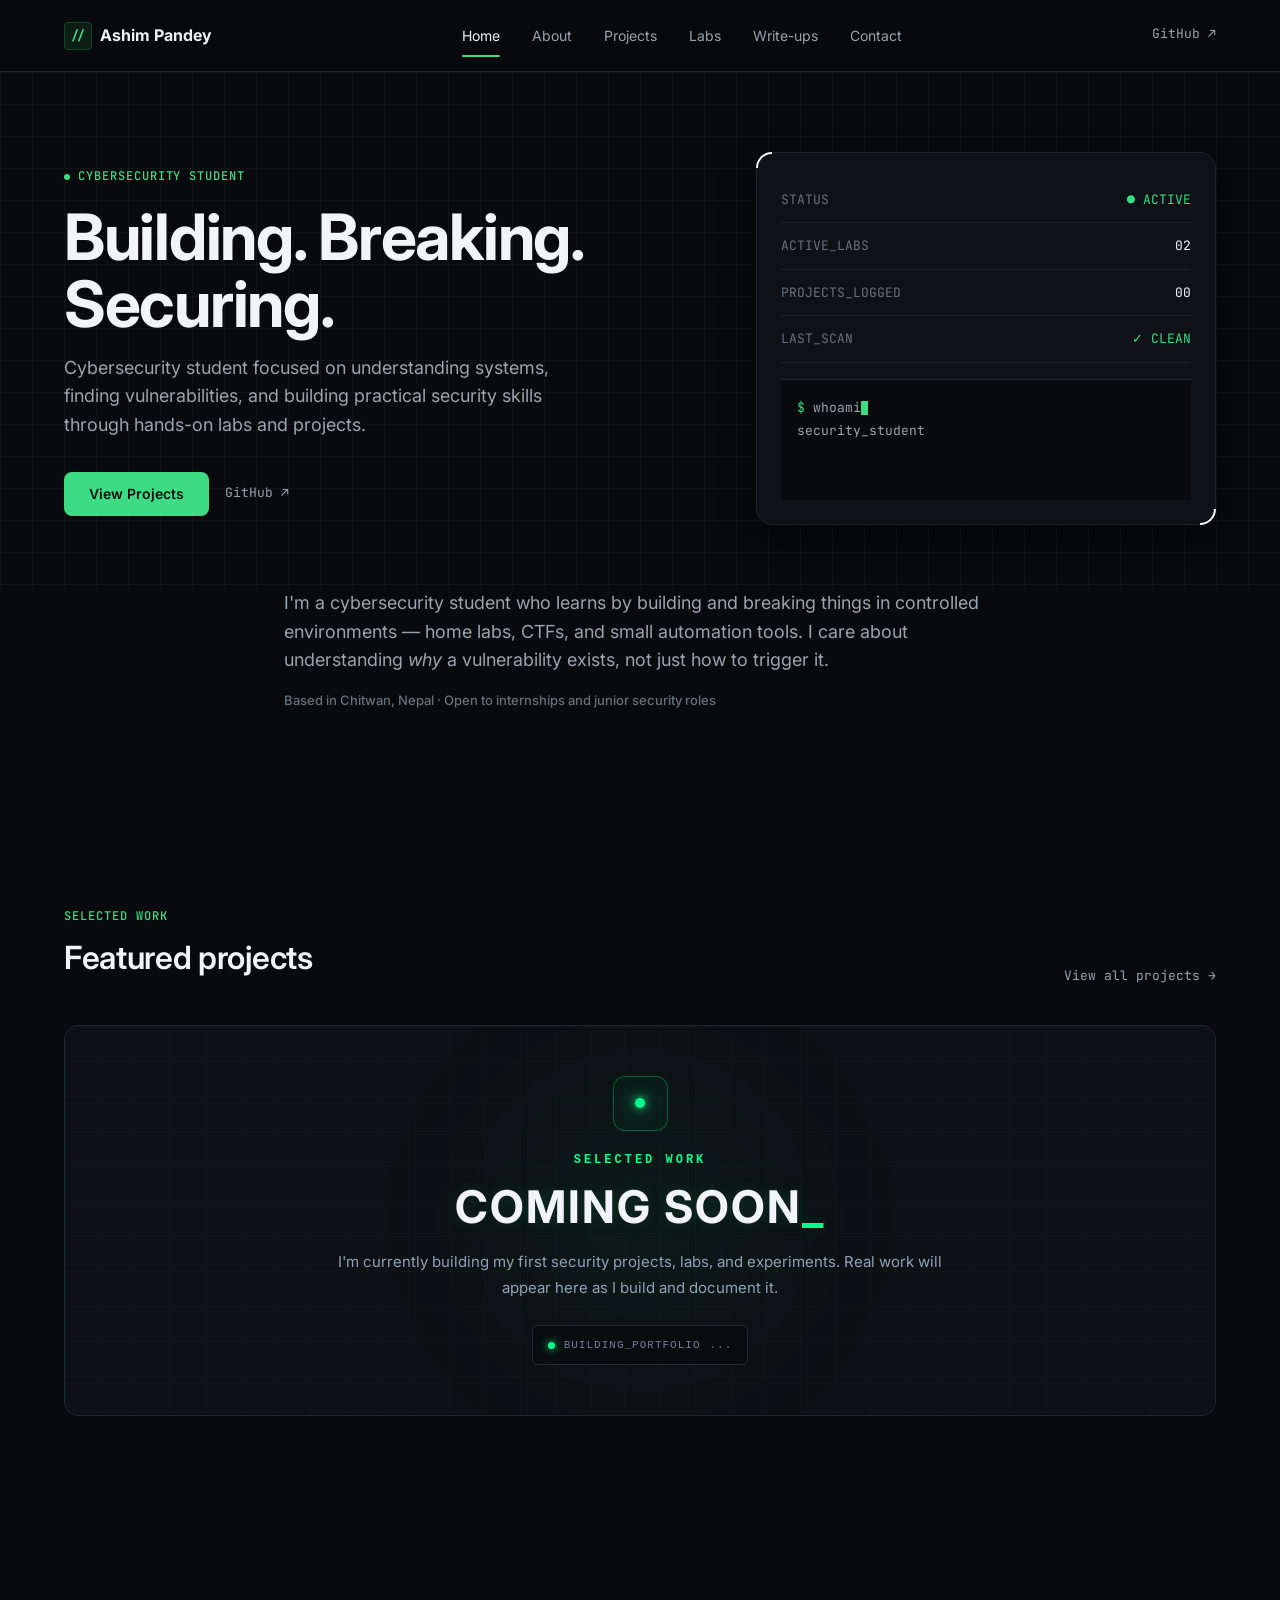
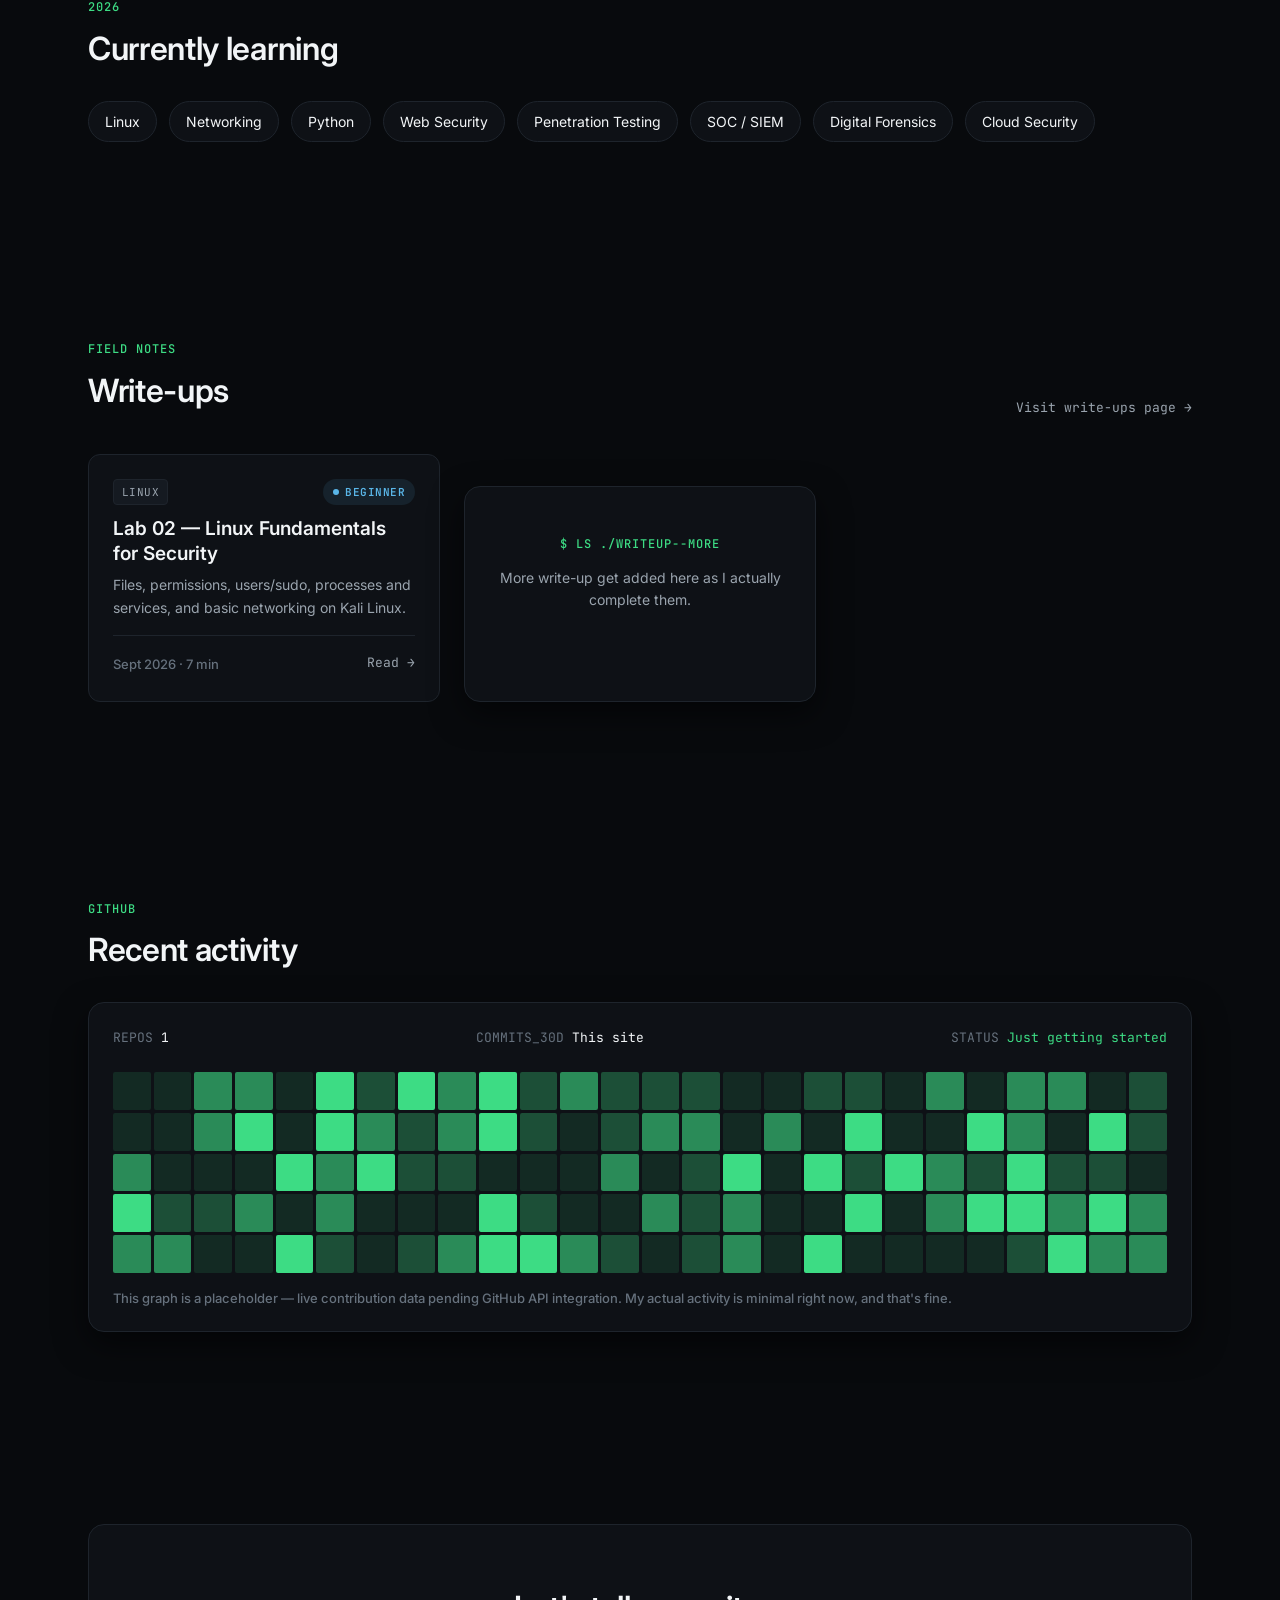
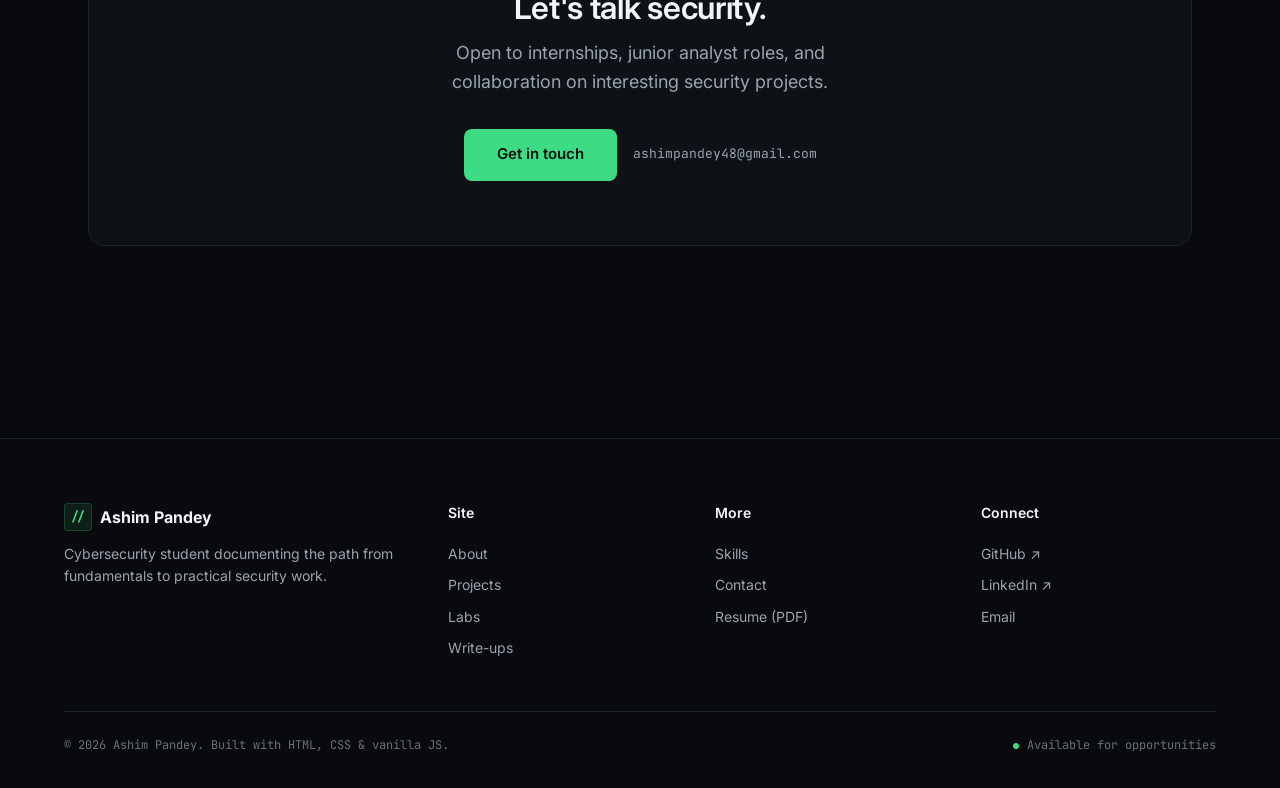
<file: index.html>
<!DOCTYPE html>
<html lang="en">
<head>
<meta charset="UTF-8">
<meta name="viewport" content="width=device-width, initial-scale=1.0">
<title>Ashim Pandey — Cybersecurity Student & Security Portfolio</title>
<meta name="description" content="Cybersecurity student building practical security skills through hands-on labs, projects, and write-ups. Networking, SOC, web security, and Python.">
<link rel="icon" href="data:image/svg+xml,<svg xmlns=%22http://www.w3.org/2000/svg%22 viewBox=%220 0 100 100%22><text y=%22.9em%22 font-size=%2290%22 fill=%22%233DDC84%22>◆</text></svg>">
<link rel="preconnect" href="https://fonts.googleapis.com">
<link href="https://fonts.googleapis.com/css2?family=Inter:wght@400;500;600;700&family=JetBrains+Mono:wght@400;500;600;700&display=swap" rel="stylesheet">
<link rel="stylesheet" href="css/style.css">
</head>
<body>
<a class="skip-link" href="#main">Skip to content</a>

<header class="navbar">
  <div class="container">
    <a href="index.html" class="brand"><span class="brand-mark">//</span> Ashim Pandey</a>
    <nav class="nav-links" aria-label="Primary">
      <a href="index.html" class="active">Home</a>
      <a href="about.html">About</a>
      <a href="projects.html">Projects</a>
      <a href="labs.html">Labs</a>
      <a href="writeups.html">Write-ups</a>
      <a href="contact.html">Contact</a>
    </nav>
    <div class="nav-right">
      <a class="icon-link nav-cta-desktop" href="https://github.com/Ashim777-web" target="_blank" rel="noopener">GitHub ↗</a>
      <button class="nav-toggle" aria-label="Open menu" aria-expanded="false">
        <svg width="18" height="18" viewBox="0 0 18 18" fill="none"><path d="M1 4H17M1 9H17M1 14H17" stroke="currentColor" stroke-width="1.6" stroke-linecap="round"/></svg>
      </button>
    </div>
  </div>
</header>

<div class="mobile-menu" role="dialog" aria-modal="true" aria-label="Mobile navigation">
  <div class="mobile-menu-top">
    <a href="index.html" class="brand"><span class="brand-mark">//</span> Ashim Pandey</a>
    <button class="mobile-menu-close" aria-label="Close menu">
      <svg width="16" height="16" viewBox="0 0 16 16" fill="none"><path d="M1 1L15 15M15 1L1 15" stroke="currentColor" stroke-width="1.6" stroke-linecap="round"/></svg>
    </button>
  </div>
  <nav aria-label="Mobile primary">
    <a href="index.html">Home</a>
    <a href="about.html">About</a>
    <a href="projects.html">Projects</a>
    <a href="labs.html">Labs</a>
    <a href="writeups.html">Write-ups</a>
    <a href="skills.html">Skills</a>
    <a href="contact.html">Contact</a>
  </nav>
  <div class="mobile-menu-footer">
    <a class="btn btn-secondary btn-full" href="https://github.com/Ashim777-web" target="_blank" rel="noopener">GitHub ↗</a>
    <a class="btn btn-primary btn-full" href="contact.html">Get in touch</a>
  </div>
</div>

<main id="main">

  <!-- HERO -->
  <section class="section grid-bg" style="padding-top: var(--sp-20); padding-bottom: var(--sp-16);">
    <div class="container" style="display:grid; grid-template-columns: 7fr 5fr; gap: var(--sp-12); align-items:center;">
      <div>
        <span class="mono-label"><span class="dot"></span> Cybersecurity Student</span>
        <h1 class="display" style="margin: var(--sp-4) 0;">Building. Breaking. Securing.</h1>
        <p class="body-lg" style="max-width: 520px;">Cybersecurity student focused on understanding systems, finding vulnerabilities, and building practical security skills through hands-on labs and projects.</p>
        <div style="display:flex; gap: var(--sp-4); margin-top: var(--sp-8); flex-wrap:wrap;">
          <a href="projects.html" class="btn btn-primary">View Projects</a>
          <a href="https://github.com/Ashim777-web" target="_blank" rel="noopener" class="icon-link" style="align-self:center;">GitHub ↗</a>
        </div>
      </div>

      <div class="panel">
        <div class="panel-bracket tl"></div>
        <div class="panel-bracket br"></div>
        <div class="status-row"><span class="label">STATUS</span><span class="value ok">● ACTIVE</span></div>
        <div class="status-row"><span class="label">ACTIVE_LABS</span><span class="value">02</span></div>
        <div class="status-row"><span class="label">PROJECTS_LOGGED</span><span class="value">00</span></div>
        <div class="status-row"><span class="label">LAST_SCAN</span><span class="value ok">✓ CLEAN</span></div>
        <div class="terminal" style="margin-top: var(--sp-4); border: none; border-top: 1px solid var(--border-subtle); border-radius: 0;">
          <div class="terminal-body" style="padding: var(--sp-4);">
            <span class="terminal-prompt">$</span> <span data-typewriter="whoami">whoami</span><span class="terminal-cursor"></span><br>
            <span style="color: var(--text-secondary);">security_student</span>
          </div>
        </div>
      </div>
    </div>
  </section>

  <!-- QUICK INTRO -->
  <section class="section" style="padding-top: 0;">
    <div class="container" style="max-width: 760px;">
      <p class="body-lg reveal">I'm a cybersecurity student who learns by building and breaking things in controlled environments — home labs, CTFs, and small automation tools. I care about understanding <em>why</em> a vulnerability exists, not just how to trigger it.</p>
      <p class="caption reveal" style="margin-top:var(--sp-4);">Based in Chitwan, Nepal · Open to internships and junior security roles</p>
    </div>
  </section>

  <!-- FEATURED PROJECTS -->
   <section class="section">
    <div class="container">
      <div class="section-head-row reveal">
        <div class="section-head" style="margin-bottom:0;">
          <span class="mono-label">Selected work</span>
          <h2>Featured projects</h2>
        </div>
        <a href="projects.html" class="icon-link">View all projects →</a>
      </div>

  <div class="home-coming-soon">

    <div class="coming-soon-card">

        <div class="coming-soon-icon">
            <span></span>
        </div>

        <div class="coming-soon-label">
            SELECTED WORK
        </div>

        <h2>
            COMING SOON<span class="cursor">_</span>
        </h2>

        <p>
            I'm currently building my first security projects,
            labs, and experiments. Real work will appear here as
            I build and document it.
        </p>

        <div class="terminal-status">
            <span class="status-dot"></span>
            BUILDING_PORTFOLIO<span class="dots">...</span>
        </div>

    </div>

</div>
  <!-- CURRENT FOCUS -->
  <section class="section">
    <div class="container">
      <div class="section-head reveal">
        <span class="mono-label">2026</span>
        <h2>Currently learning</h2>
      </div>
      <div class="skill-grid reveal">
        <div class="skill-chip chip-context" tabindex="0">Linux<div class="tooltip">Daily driver, hardening &amp; CLI practice</div></div>
        <div class="skill-chip chip-context" tabindex="0">Networking<div class="tooltip">Subnetting, routing, packet analysis</div></div>
        <div class="skill-chip chip-context" tabindex="0">Python<div class="tooltip">Security tooling &amp; automation scripts</div></div>
        <div class="skill-chip chip-context" tabindex="0">Web Security<div class="tooltip">OWASP Top 10, manual testing</div></div>
        <div class="skill-chip chip-context" tabindex="0">Penetration Testing<div class="tooltip">TryHackMe / HTB practice paths</div></div>
        <div class="skill-chip chip-context" tabindex="0">SOC / SIEM<div class="tooltip">Wazuh detection engineering</div></div>
        <div class="skill-chip chip-context" tabindex="0">Digital Forensics<div class="tooltip">Disk &amp; memory analysis basics</div></div>
        <div class="skill-chip chip-context" tabindex="0">Cloud Security<div class="tooltip">AWS IAM &amp; misconfiguration review</div></div>
      </div>
    </div>
  </section>

  <!-- LATEST WRITE-UPS -->
 <section class="section">
    <div class="container">
      <div class="section-head-row reveal">
        <div class="section-head" style="margin-bottom:0;">
          <span class="mono-label">Field notes</span>
          <h2>Write-ups</h2>
        </div>
        <a href="writeups.html" class="icon-link">Visit write-ups page →</a>
      </div>
      <div class="grid-3" style="margin-top: var(--sp-8);">
        <article class="card reveal">
          <div class="card-top-row"><span class="tag">Linux</span><span class="badge badge-severity-low">Beginner</span></div>
          <h3 style="font-size:19px;">Lab 02 — Linux Fundamentals for Security</h3>
          <p class="card-desc">Files, permissions, users/sudo, processes and services, and basic networking on Kali Linux.</p>
          <div class="card-footer">
            <span class="caption">Sept 2026 · 7 min</span>
            <a class="icon-link" href="writeup-lab-02.html">Read →</a>
          </div>
          </article>
       <div class="panel" style="text-align:center; padding: var(--sp-12) var(--sp-8); margin-top: var(--sp-8);">
        <span class="mono-label" style="display:block; margin-bottom: var(--sp-3);">$ ls ./WriteUp--more</span>
        <p class="body-sm" style="margin:0;">More write-up get added here as I actually complete them.</p>
      </div>
      </div>
    </div>
  </section>

  <!-- GITHUB ACTIVITY -->
  <section class="section">
    <div class="container">
      <div class="section-head reveal">
        <span class="mono-label">Github</span>
        <h2>Recent activity</h2>
      </div>
      <div class="panel reveal">
        <div style="display:flex; justify-content:space-between; flex-wrap:wrap; gap: var(--sp-6); margin-bottom: var(--sp-6);">
          <div class="status-row" style="border:none; padding:0;"><span class="label">REPOS&nbsp;</span><span class="value">1</span></div>
          <div class="status-row" style="border:none; padding:0;"><span class="label">COMMITS_30D&nbsp;</span><span class="value">This site</span></div>
          <div class="status-row" style="border:none; padding:0;"><span class="label">STATUS&nbsp;</span><span class="value ok">Just getting started</span></div>
        </div>
        <div style="display:grid; grid-template-columns: repeat(26, 1fr); gap:3px;" aria-hidden="true" id="contrib-grid"></div>
        <p class="caption" style="margin-top:var(--sp-4);">This graph is a placeholder — live contribution data pending GitHub API integration. My actual activity is minimal right now, and that's fine.</p>
      </div>
    </div>
  </section>

  <!-- CONTACT CTA -->
  <section class="section">
    <div class="container">
      <div class="contact-banner reveal">
        <h2>Let's talk security.</h2>
        <p class="body-lg">Open to internships, junior analyst roles, and collaboration on interesting security projects.</p>
        <div class="actions">
          <a href="contact.html" class="btn btn-primary btn-lg">Get in touch</a>
          <a href="mailto:ashimpandey48@gmail.com" class="icon-link" style="align-self:center;">ashimpandey48@gmail.com</a>
        </div>
      </div>
    </div>
  </section>

</main>

<footer class="footer">
  <div class="container">
    <div class="footer-grid">
      <div class="footer-col">
        <div class="brand" style="margin-bottom: var(--sp-3);"><span class="brand-mark">//</span> Ashim Pandey</div>
        <p class="body-sm">Cybersecurity student documenting the path from fundamentals to practical security work.</p>
      </div>
      <div class="footer-col">
        <h4>Site</h4>
        <a href="about.html">About</a>
        <a href="projects.html">Projects</a>
        <a href="labs.html">Labs</a>
        <a href="writeups.html">Write-ups</a>
      </div>
      <div class="footer-col">
        <h4>More</h4>
        <a href="skills.html">Skills</a>
        <a href="contact.html">Contact</a>
        <a href="#">Resume (PDF)</a>
      </div>
      <div class="footer-col">
        <h4>Connect</h4>
        <a href="https://github.com/Ashim777-web" target="_blank" rel="noopener">GitHub ↗</a>
        <a href="https://linkedin.com/in/yourusername" target="_blank" rel="noopener">LinkedIn ↗</a>
        <a href="mailto:ashimpandey48@gmail.com">Email</a>
      </div>
    </div>
    <div class="footer-bottom">
      <span>© 2026 Ashim Pandey. Built with HTML, CSS &amp; vanilla JS.</span>
      <span class="footer-status"><span class="dot"></span> Available for opportunities</span>
    </div>
  </div>
</footer>

<script src="js/main.js"></script>
<script>
  const grid = document.getElementById('contrib-grid');
  if (grid) {
    for (let i = 0; i < 130; i++) {
      const v = Math.random();
      const el = document.createElement('div');
      const alpha = v > 0.85 ? 1 : v > 0.65 ? 0.6 : v > 0.4 ? 0.3 : 0.12;
      el.style.cssText = `aspect-ratio:1; border-radius:2px; background: rgba(61,220,132,${alpha});`;
      grid.appendChild(el);
    }
  }
</script>
</body>
</html>
</file>
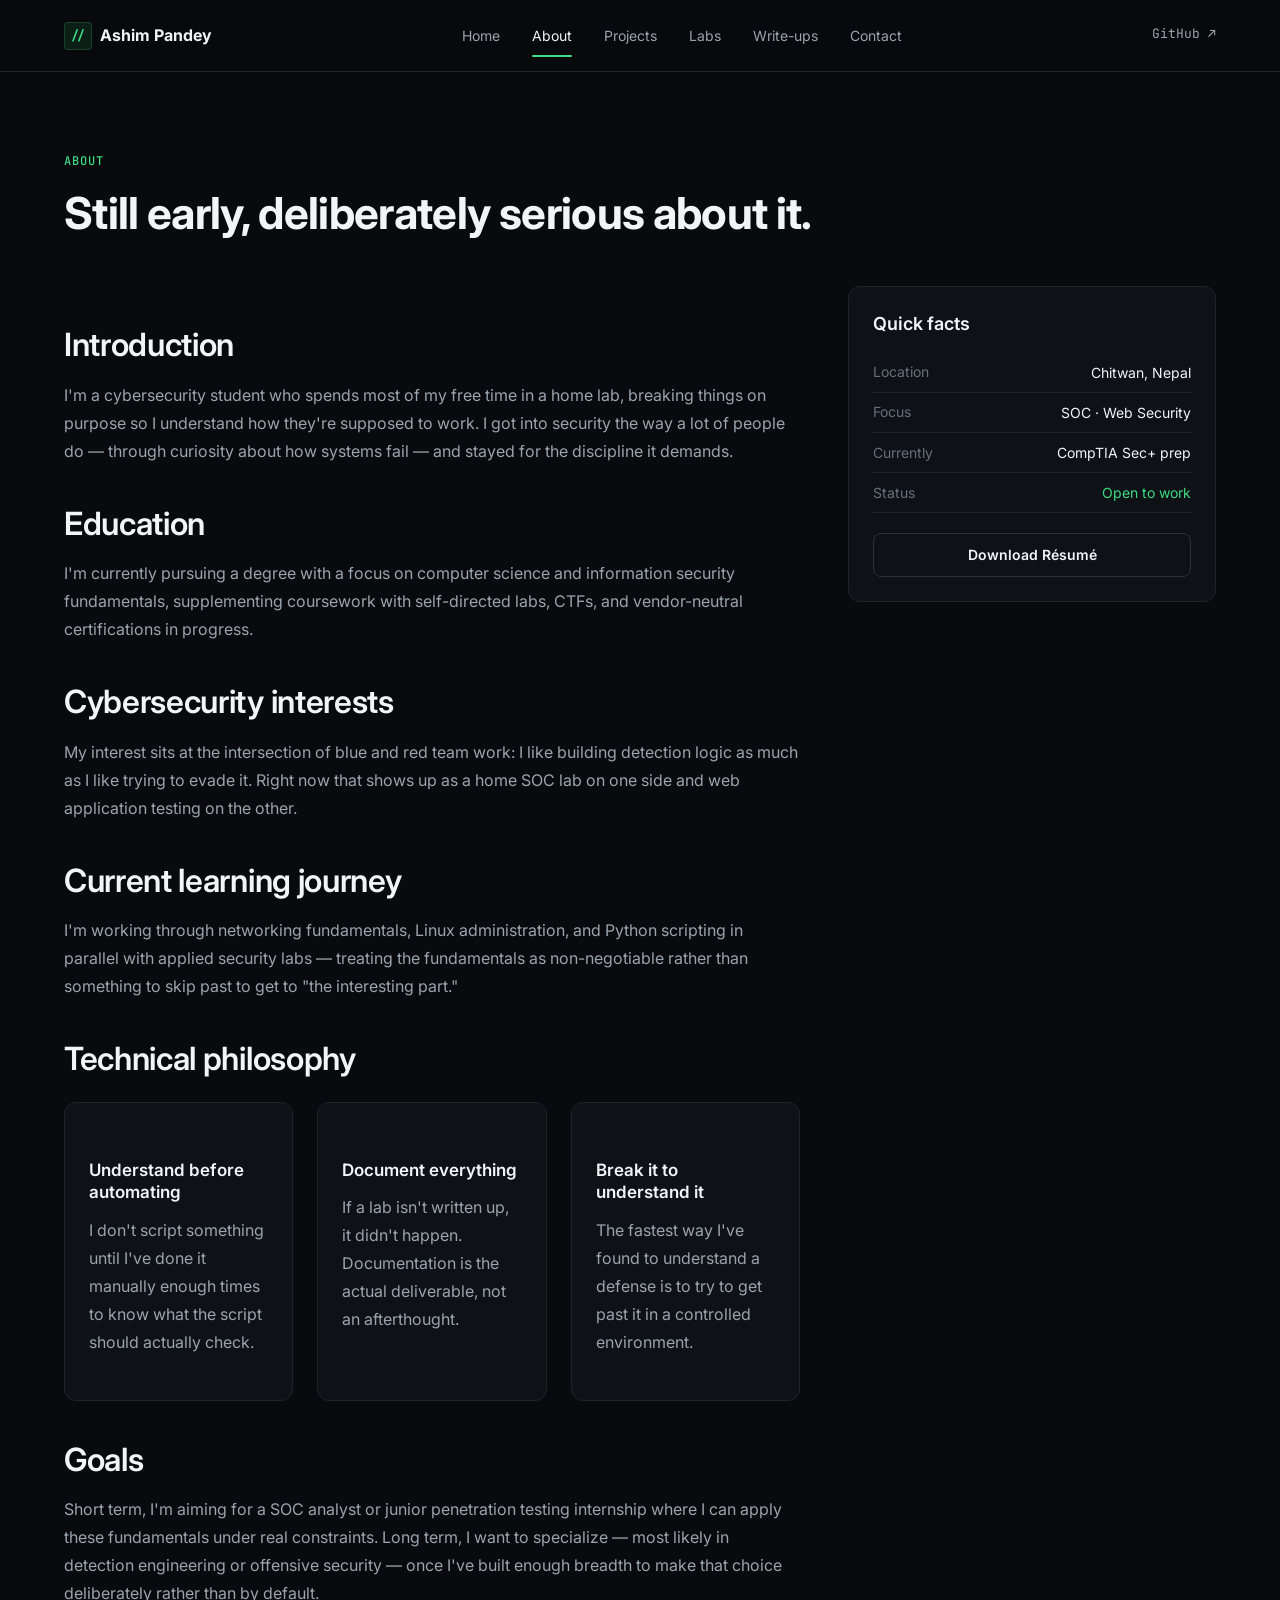
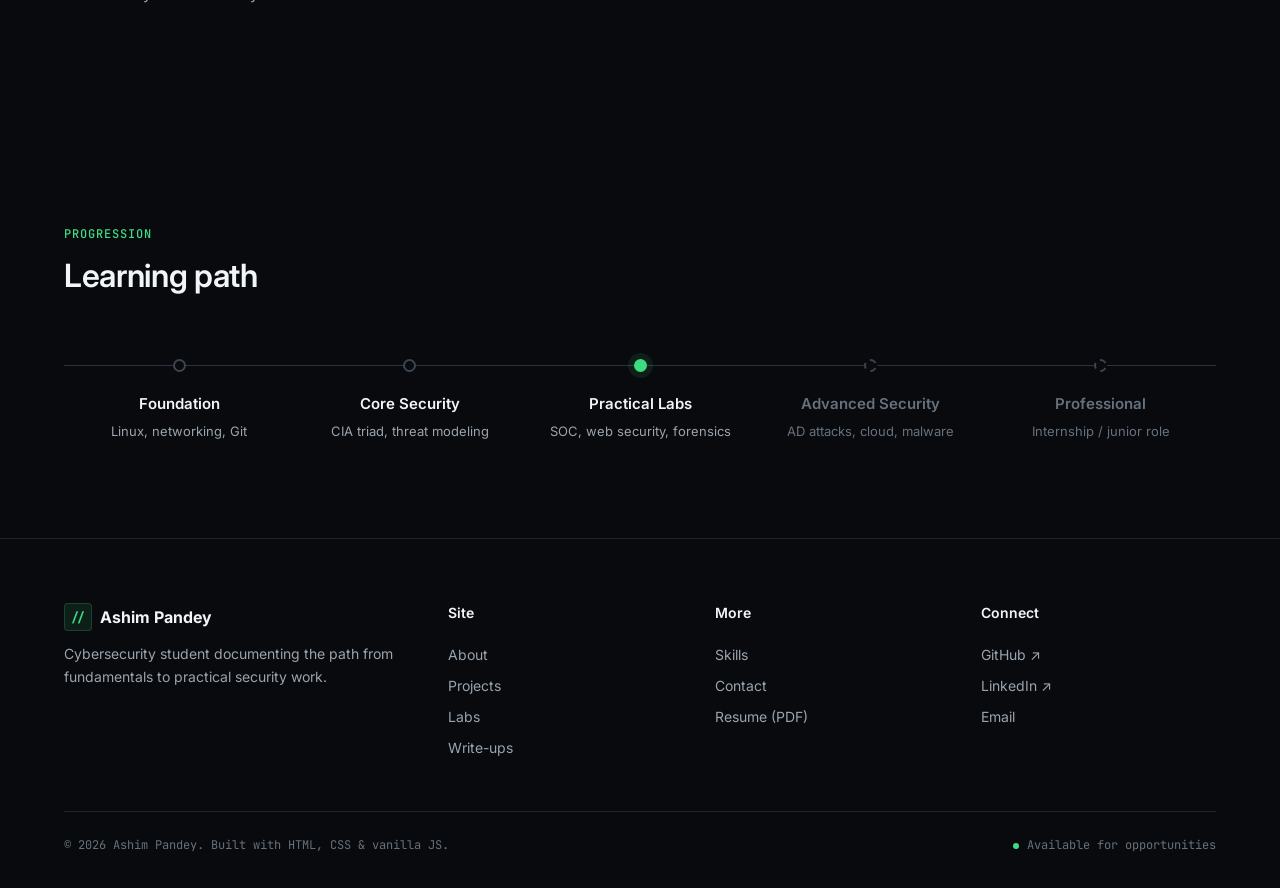
<file: about.html>
<!DOCTYPE html>
<html lang="en">
<head>
<meta charset="UTF-8">
<meta name="viewport" content="width=device-width, initial-scale=1.0">
<title>About — Ashim Pandey</title>
<meta name="description" content="Cybersecurity student's background, education, learning journey, and technical philosophy.">
<link href="https://fonts.googleapis.com/css2?family=Inter:wght@400;500;600;700&family=JetBrains+Mono:wght@400;500;600;700&display=swap" rel="stylesheet">
<link rel="stylesheet" href="css/style.css">
</head>
<body>
<a class="skip-link" href="#main">Skip to content</a>

<header class="navbar">
  <div class="container">
    <a href="index.html" class="brand"><span class="brand-mark">//</span> Ashim Pandey</a>
    <nav class="nav-links" aria-label="Primary">
      <a href="index.html">Home</a>
      <a href="about.html" class="active">About</a>
      <a href="projects.html">Projects</a>
      <a href="labs.html">Labs</a>
      <a href="writeups.html">Write-ups</a>
      <a href="contact.html">Contact</a>
    </nav>
    <div class="nav-right">
      <a class="icon-link nav-cta-desktop" href="https://github.com/Ashim777-web" target="_blank" rel="noopener">GitHub ↗</a>
      <button class="nav-toggle" aria-label="Open menu" aria-expanded="false">
        <svg width="18" height="18" viewBox="0 0 18 18" fill="none"><path d="M1 4H17M1 9H17M1 14H17" stroke="currentColor" stroke-width="1.6" stroke-linecap="round"/></svg>
      </button>
    </div>
  </div>
</header>

<div class="mobile-menu" role="dialog" aria-modal="true" aria-label="Mobile navigation">
  <div class="mobile-menu-top">
    <a href="index.html" class="brand"><span class="brand-mark">//</span> Ashim Pandey</a>
    <button class="mobile-menu-close" aria-label="Close menu">
      <svg width="16" height="16" viewBox="0 0 16 16" fill="none"><path d="M1 1L15 15M15 1L1 15" stroke="currentColor" stroke-width="1.6" stroke-linecap="round"/></svg>
    </button>
  </div>
  <nav aria-label="Mobile primary">
    <a href="index.html">Home</a>
    <a href="about.html">About</a>
    <a href="projects.html">Projects</a>
    <a href="labs.html">Labs</a>
    <a href="writeups.html">Write-ups</a>
    <a href="skills.html">Skills</a>
    <a href="contact.html">Contact</a>
  </nav>
  <div class="mobile-menu-footer">
    <a class="btn btn-secondary btn-full" href="https://github.com/Ashim777-web" target="_blank" rel="noopener">GitHub ↗</a>
    <a class="btn btn-primary btn-full" href="contact.html">Get in touch</a>
  </div>
</div>

<main id="main">
  <section class="page-hero">
    <div class="container">
      <span class="mono-label">About</span>
      <h1 class="h1" style="margin-top: var(--sp-3);">Still early, deliberately serious about it.</h1>
    </div>
  </section>

  <section class="section" style="padding-top:0;">
    <div class="container two-col">
      <div class="article-body" style="max-width:none;">
        <h2>Introduction</h2>
        <p>I'm a cybersecurity student who spends most of my free time in a home lab, breaking things on purpose so I understand how they're supposed to work. I got into security the way a lot of people do — through curiosity about how systems fail — and stayed for the discipline it demands.</p>

        <h2>Education</h2>
        <p>I'm currently pursuing a degree with a focus on computer science and information security fundamentals, supplementing coursework with self-directed labs, CTFs, and vendor-neutral certifications in progress.</p>

        <h2>Cybersecurity interests</h2>
        <p>My interest sits at the intersection of blue and red team work: I like building detection logic as much as I like trying to evade it. Right now that shows up as a home SOC lab on one side and web application testing on the other.</p>

        <h2>Current learning journey</h2>
        <p>I'm working through networking fundamentals, Linux administration, and Python scripting in parallel with applied security labs — treating the fundamentals as non-negotiable rather than something to skip past to get to "the interesting part."</p>

        <h2>Technical philosophy</h2>
        <div class="grid-3" style="margin-top: var(--sp-6);">
          <div class="card"><h3 style="font-size:17px;">Understand before automating</h3><p class="card-desc">I don't script something until I've done it manually enough times to know what the script should actually check.</p></div>
          <div class="card"><h3 style="font-size:17px;">Document everything</h3><p class="card-desc">If a lab isn't written up, it didn't happen. Documentation is the actual deliverable, not an afterthought.</p></div>
          <div class="card"><h3 style="font-size:17px;">Break it to understand it</h3><p class="card-desc">The fastest way I've found to understand a defense is to try to get past it in a controlled environment.</p></div>
        </div>

        <h2>Goals</h2>
        <p>Short term, I'm aiming for a SOC analyst or junior penetration testing internship where I can apply these fundamentals under real constraints. Long term, I want to specialize — most likely in detection engineering or offensive security — once I've built enough breadth to make that choice deliberately rather than by default.</p>
      </div>

      <aside class="sidebar-card">
        <h4>Quick facts</h4>
        <div class="fact-row"><span class="label">Location</span><span>Chitwan, Nepal</span></div>
        <div class="fact-row"><span class="label">Focus</span><span>SOC · Web Security</span></div>
        <div class="fact-row"><span class="label">Currently</span><span>CompTIA Sec+ prep</span></div>
        <div class="fact-row"><span class="label">Status</span><span style="color:var(--success);">Open to work</span></div>
        <a href="#" class="btn btn-secondary btn-full" style="margin-top: var(--sp-5);">Download Résumé</a>
      </aside>
    </div>
  </section>

  <section class="section">
    <div class="container">
      <div class="section-head reveal" style="max-width:none;">
        <span class="mono-label">Progression</span>
        <h2>Learning path</h2>
      </div>
      <div class="timeline reveal">
        <div class="timeline-item">
          <div class="timeline-node"></div>
          <div class="timeline-title">Foundation</div>
          <div class="timeline-desc">Linux, networking, Git</div>
        </div>
        <div class="timeline-item">
          <div class="timeline-node"></div>
          <div class="timeline-title">Core Security</div>
          <div class="timeline-desc">CIA triad, threat modeling</div>
        </div>
        <div class="timeline-item active">
          <div class="timeline-node"></div>
          <div class="timeline-title">Practical Labs</div>
          <div class="timeline-desc">SOC, web security, forensics</div>
        </div>
        <div class="timeline-item future">
          <div class="timeline-node"></div>
          <div class="timeline-title">Advanced Security</div>
          <div class="timeline-desc">AD attacks, cloud, malware</div>
        </div>
        <div class="timeline-item future">
          <div class="timeline-node"></div>
          <div class="timeline-title">Professional</div>
          <div class="timeline-desc">Internship / junior role</div>
        </div>
      </div>
    </div>
  </section>
</main>

<footer class="footer">
  <div class="container">
    <div class="footer-grid">
      <div class="footer-col">
        <div class="brand" style="margin-bottom: var(--sp-3);"><span class="brand-mark">//</span> Ashim Pandey</div>
        <p class="body-sm">Cybersecurity student documenting the path from fundamentals to practical security work.</p>
      </div>
      <div class="footer-col">
        <h4>Site</h4>
        <a href="about.html">About</a>
        <a href="projects.html">Projects</a>
        <a href="labs.html">Labs</a>
        <a href="writeups.html">Write-ups</a>
      </div>
      <div class="footer-col">
        <h4>More</h4>
        <a href="skills.html">Skills</a>
        <a href="contact.html">Contact</a>
        <a href="#">Resume (PDF)</a>
      </div>
      <div class="footer-col">
        <h4>Connect</h4>
        <a href="https://github.com/Ashim777-web" target="_blank" rel="noopener">GitHub ↗</a>
        <a href="https://linkedin.com/in/yourusername" target="_blank" rel="noopener">LinkedIn ↗</a>
        <a href="mailto:ashimpandey48@gmail.com">Email</a>
      </div>
    </div>
    <div class="footer-bottom">
      <span>© 2026 Ashim Pandey. Built with HTML, CSS &amp; vanilla JS.</span>
      <span class="footer-status"><span class="dot"></span> Available for opportunities</span>
    </div>
  </div>
</footer>

<script src="js/main.js"></script>
</body>
</html>
</file>
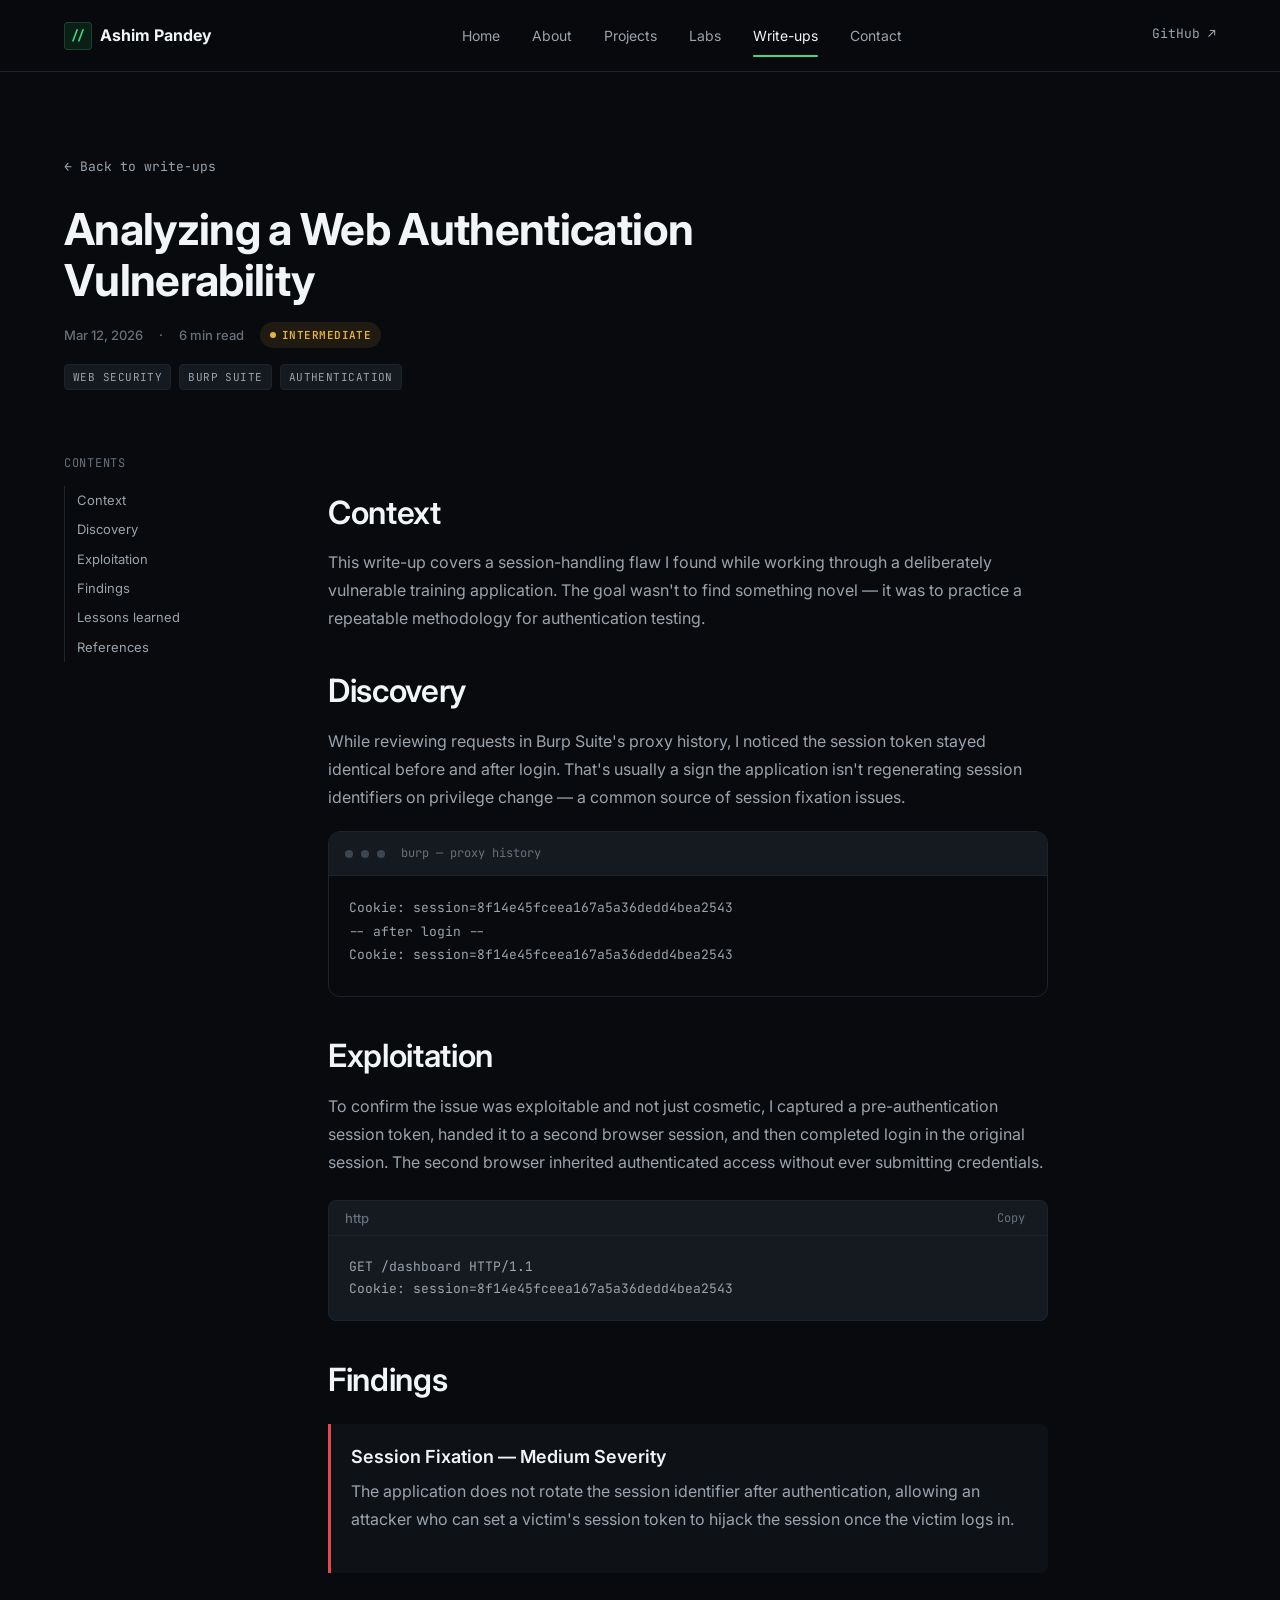
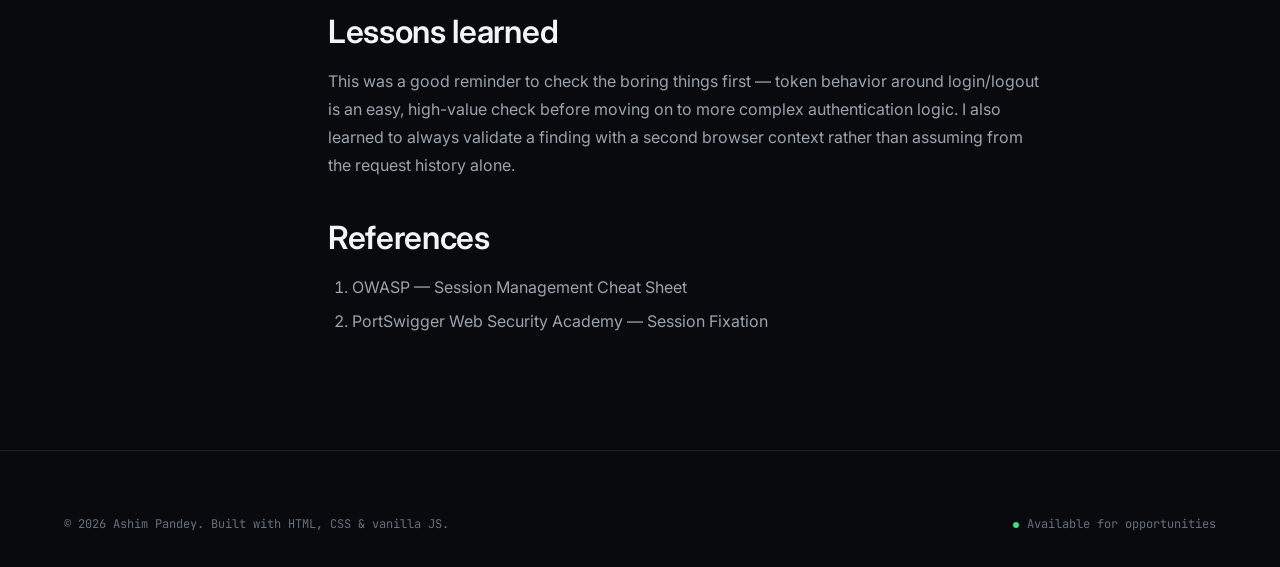
<file: article.html>
<!DOCTYPE html>
<html lang="en">
<head>
<meta charset="UTF-8">
<meta name="viewport" content="width=device-width, initial-scale=1.0">
<title>Analyzing a Web Authentication Vulnerability — Ashim Pandey</title>
<meta name="description" content="A full walkthrough of a broken session-handling flaw found in a practice application.">
<link href="https://fonts.googleapis.com/css2?family=Inter:wght@400;500;600;700&family=JetBrains+Mono:wght@400;500;600;700&display=swap" rel="stylesheet">
<link rel="stylesheet" href="css/style.css">
</head>
<body>
<div class="reading-progress"></div>
<a class="skip-link" href="#main">Skip to content</a>

<header class="navbar">
  <div class="container">
    <a href="index.html" class="brand"><span class="brand-mark">//</span> Ashim Pandey</a>
    <nav class="nav-links" aria-label="Primary">
      <a href="index.html">Home</a>
      <a href="about.html">About</a>
      <a href="projects.html">Projects</a>
      <a href="labs.html">Labs</a>
      <a href="writeups.html" class="active">Write-ups</a>
      <a href="contact.html">Contact</a>
    </nav>
    <div class="nav-right">
      <a class="icon-link nav-cta-desktop" href="https://github.com/Ashim777-web" target="_blank" rel="noopener">GitHub ↗</a>
      <button class="nav-toggle" aria-label="Open menu" aria-expanded="false">
        <svg width="18" height="18" viewBox="0 0 18 18" fill="none"><path d="M1 4H17M1 9H17M1 14H17" stroke="currentColor" stroke-width="1.6" stroke-linecap="round"/></svg>
      </button>
    </div>
  </div>
</header>

<div class="mobile-menu" role="dialog" aria-modal="true" aria-label="Mobile navigation">
  <div class="mobile-menu-top">
    <a href="index.html" class="brand"><span class="brand-mark">//</span> Ashim Pandey</a>
    <button class="mobile-menu-close" aria-label="Close menu">
      <svg width="16" height="16" viewBox="0 0 16 16" fill="none"><path d="M1 1L15 15M15 1L1 15" stroke="currentColor" stroke-width="1.6" stroke-linecap="round"/></svg>
    </button>
  </div>
  <nav aria-label="Mobile primary">
    <a href="index.html">Home</a>
    <a href="about.html">About</a>
    <a href="projects.html">Projects</a>
    <a href="labs.html">Labs</a>
    <a href="writeups.html">Write-ups</a>
    <a href="skills.html">Skills</a>
    <a href="contact.html">Contact</a>
  </nav>
  <div class="mobile-menu-footer">
    <a class="btn btn-secondary btn-full" href="https://github.com/Ashim777-web" target="_blank" rel="noopener">GitHub ↗</a>
    <a class="btn btn-primary btn-full" href="contact.html">Get in touch</a>
  </div>
</div>

<main id="main">
  <section class="page-hero" style="padding-bottom: var(--sp-8);">
    <div class="container">
      <a href="writeups.html" class="icon-link">← Back to write-ups</a>
      <h1 class="h1" style="margin-top: var(--sp-6); max-width:760px;">Analyzing a Web Authentication Vulnerability</h1>
      <div style="display:flex; gap: var(--sp-4); align-items:center; margin-top: var(--sp-4); flex-wrap:wrap;">
        <span class="caption">Mar 12, 2026</span>
        <span class="caption">·</span>
        <span class="caption">6 min read</span>
        <span class="badge badge-severity-med">Intermediate</span>
      </div>
      <div class="card-tags" style="margin-top: var(--sp-4);">
        <span class="tag">Web Security</span><span class="tag">Burp Suite</span><span class="tag">Authentication</span>
      </div>
    </div>
  </section>

  <section class="section" style="padding-top: var(--sp-6);">
    <div class="container" style="display:grid; grid-template-columns: 200px 1fr; gap: var(--sp-16); align-items:start;">

      <nav class="toc" aria-label="Table of contents">
        <div class="toc-title">Contents</div>
        <a href="#context">Context</a>
        <a href="#discovery">Discovery</a>
        <a href="#exploitation">Exploitation</a>
        <a href="#findings">Findings</a>
        <a href="#lessons">Lessons learned</a>
        <a href="#references">References</a>
      </nav>

      <article class="article-body">
        <h2 id="context">Context</h2>
        <p>This write-up covers a session-handling flaw I found while working through a deliberately vulnerable training application. The goal wasn't to find something novel — it was to practice a repeatable methodology for authentication testing.</p>

        <h2 id="discovery">Discovery</h2>
        <p>While reviewing requests in Burp Suite's proxy history, I noticed the session token stayed identical before and after login. That's usually a sign the application isn't regenerating session identifiers on privilege change — a common source of session fixation issues.</p>

        <div class="terminal">
          <div class="terminal-bar"><span class="terminal-dot"></span><span class="terminal-dot"></span><span class="terminal-dot"></span><span class="terminal-title">burp — proxy history</span></div>
          <div class="terminal-body">
            <span style="color:var(--text-secondary);">Cookie: session=8f14e45fceea167a5a36dedd4bea2543<br>-- after login --<br>Cookie: session=8f14e45fceea167a5a36dedd4bea2543</span>
          </div>
        </div>

        <h2 id="exploitation">Exploitation</h2>
        <p>To confirm the issue was exploitable and not just cosmetic, I captured a pre-authentication session token, handed it to a second browser session, and then completed login in the original session. The second browser inherited authenticated access without ever submitting credentials.</p>

        <div class="code-block">
          <div class="code-block-head"><span class="caption">http</span><button class="copy-btn" data-copy="GET /dashboard HTTP/1.1&#10;Cookie: session=8f14e45fceea167a5a36dedd4bea2543">Copy</button></div>
          <pre>GET /dashboard HTTP/1.1
Cookie: session=8f14e45fceea167a5a36dedd4bea2543</pre>
        </div>

        <h2 id="findings">Findings</h2>
        <div class="callout error">
          <h4>Session Fixation — Medium Severity</h4>
          <p>The application does not rotate the session identifier after authentication, allowing an attacker who can set a victim's session token to hijack the session once the victim logs in.</p>
        </div>

        <h2 id="lessons">Lessons learned</h2>
        <p>This was a good reminder to check the boring things first — token behavior around login/logout is an easy, high-value check before moving on to more complex authentication logic. I also learned to always validate a finding with a second browser context rather than assuming from the request history alone.</p>

        <h2 id="references">References</h2>
        <ol>
          <li>OWASP — Session Management Cheat Sheet</li>
          <li>PortSwigger Web Security Academy — Session Fixation</li>
        </ol>
      </article>
    </div>
  </section>
</main>

<footer class="footer">
  <div class="container">
    <div class="footer-bottom" style="border-top:none; padding-top:0;">
      <span>© 2026 Ashim Pandey. Built with HTML, CSS &amp; vanilla JS.</span>
      <span class="footer-status"><span class="dot"></span> Available for opportunities</span>
    </div>
  </div>
</footer>

<script src="js/main.js"></script>
</body>
</html>
</file>
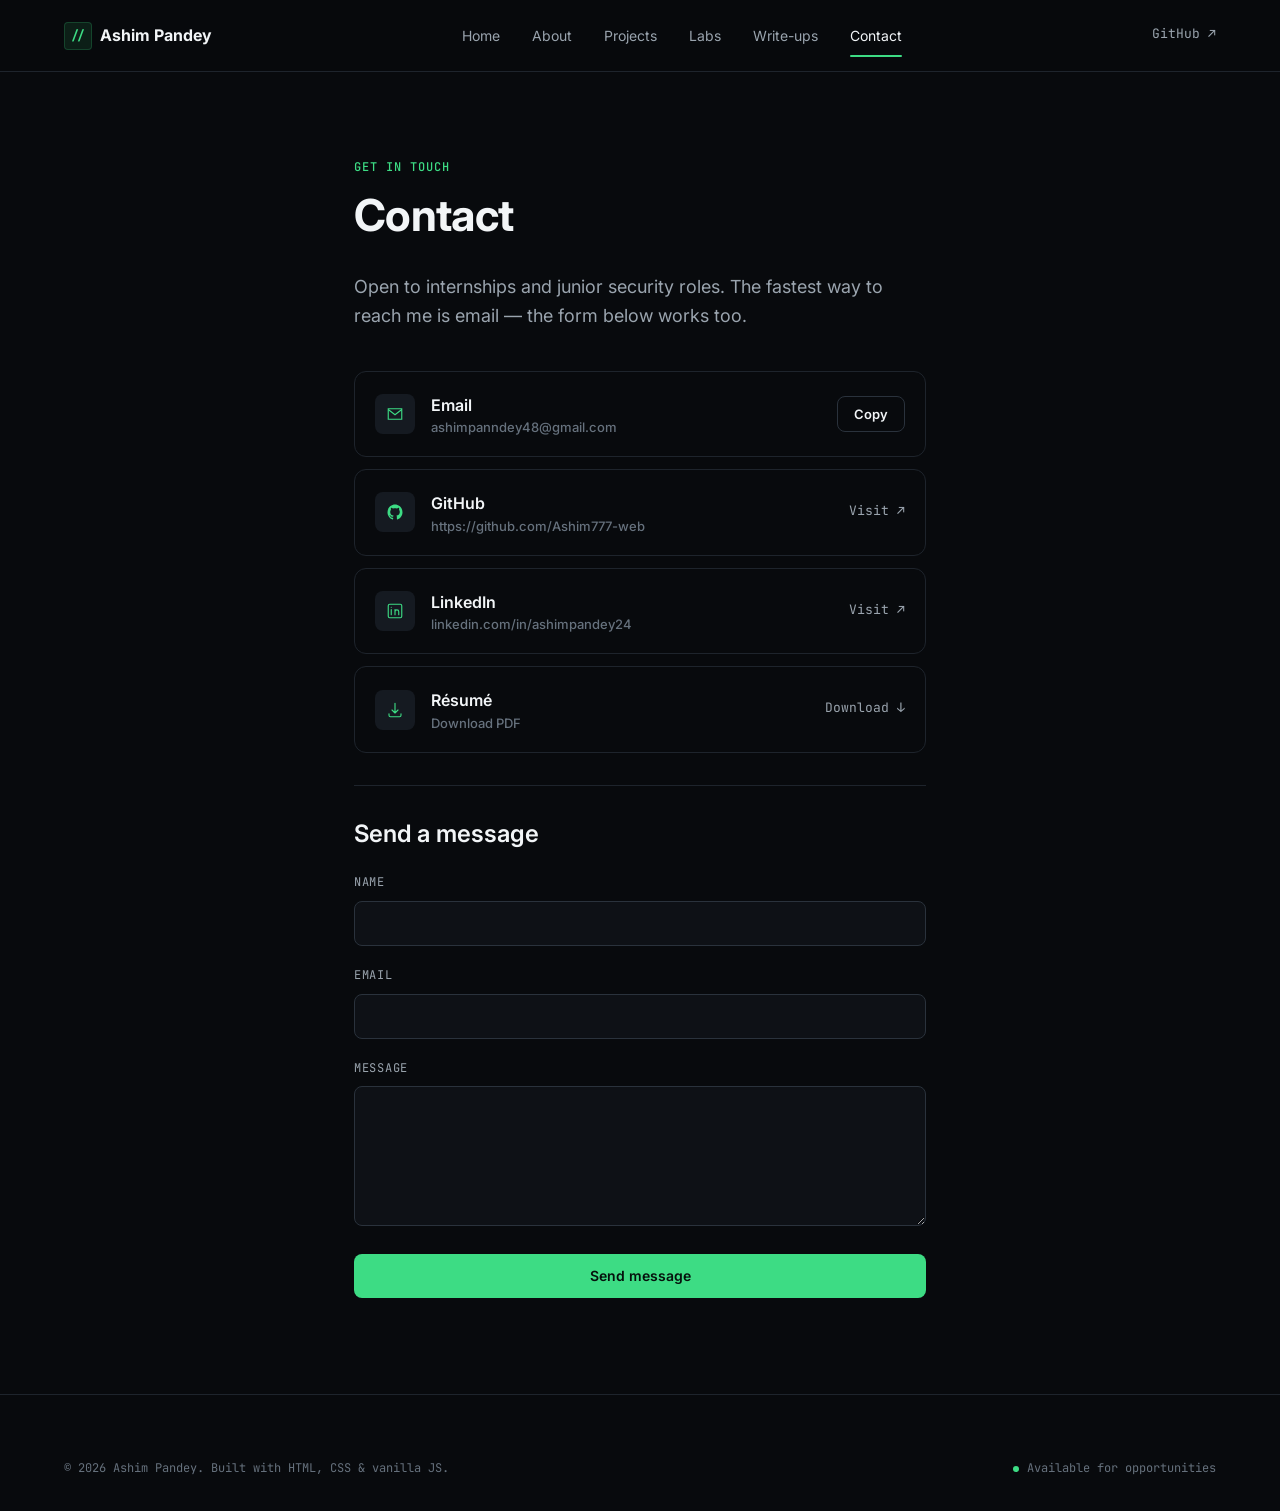
<file: contact.html>
<!DOCTYPE html>
<html lang="en">
<head>
<meta charset="UTF-8">
<meta name="viewport" content="width=device-width, initial-scale=1.0">
<title>Contact — Ashim Pandey</title>
<meta name="description" content="Get in touch — email, GitHub, LinkedIn, or send a message directly.">
<link href="https://fonts.googleapis.com/css2?family=Inter:wght@400;500;600;700&family=JetBrains+Mono:wght@400;500;600;700&display=swap" rel="stylesheet">
<link rel="stylesheet" href="css/style.css">
</head>
<body>
<a class="skip-link" href="#main">Skip to content</a>

<header class="navbar">
  <div class="container">
    <a href="index.html" class="brand"><span class="brand-mark">//</span> Ashim Pandey</a>
    <nav class="nav-links" aria-label="Primary">
      <a href="index.html">Home</a>
      <a href="about.html">About</a>
      <a href="projects.html">Projects</a>
      <a href="labs.html">Labs</a>
      <a href="writeups.html">Write-ups</a>
      <a href="contact.html" class="active">Contact</a>
    </nav>
    <div class="nav-right">
      <a class="icon-link nav-cta-desktop" href="https://github.com/Ashim777-web" target="_blank" rel="noopener">GitHub ↗</a>
      <button class="nav-toggle" aria-label="Open menu" aria-expanded="false">
        <svg width="18" height="18" viewBox="0 0 18 18" fill="none"><path d="M1 4H17M1 9H17M1 14H17" stroke="currentColor" stroke-width="1.6" stroke-linecap="round"/></svg>
      </button>
    </div>
  </div>
</header>

<div class="mobile-menu" role="dialog" aria-modal="true" aria-label="Mobile navigation">
  <div class="mobile-menu-top">
    <a href="index.html" class="brand"><span class="brand-mark">//</span> Ashim Pandey</a>
    <button class="mobile-menu-close" aria-label="Close menu">
      <svg width="16" height="16" viewBox="0 0 16 16" fill="none"><path d="M1 1L15 15M15 1L1 15" stroke="currentColor" stroke-width="1.6" stroke-linecap="round"/></svg>
    </button>
  </div>
  <nav aria-label="Mobile primary">
    <a href="index.html">Home</a>
    <a href="about.html">About</a>
    <a href="projects.html">Projects</a>
    <a href="labs.html">Labs</a>
    <a href="writeups.html">Write-ups</a>
    <a href="skills.html">Skills</a>
    <a href="contact.html">Contact</a>
  </nav>
  <div class="mobile-menu-footer">
    <a class="btn btn-secondary btn-full" href="https://github.com/Ashim777-web" target="_blank" rel="noopener">GitHub ↗</a>
    <a class="btn btn-primary btn-full" href="contact.html">Get in touch</a>
  </div>
</div>

<main id="main">
  <section class="section" style="padding-top: var(--sp-20);">
    <div class="container" style="max-width: 620px;">
      <span class="mono-label">Get in touch</span>
      <h1 class="h1" style="margin: var(--sp-3) 0 var(--sp-8);">Contact</h1>
      <p class="body-lg" style="margin-bottom: var(--sp-10);">Open to internships and junior security roles. The fastest way to reach me is email — the form below works too.</p>

      <div class="link-card">
        <div class="link-card-left">
          <div class="link-card-icon">
            <svg width="18" height="18" viewBox="0 0 24 24" fill="none"><path d="M3 5H21V19H3V5Z" stroke="currentColor" stroke-width="1.5"/><path d="M3 6L12 13L21 6" stroke="currentColor" stroke-width="1.5"/></svg>
          </div>
          <div>
            <div style="font-weight:600;">Email</div>
            <div class="caption">ashimpanndey48@gmail.com</div>
          </div>
        </div>
        <button class="btn btn-secondary btn-sm" data-copy="ashimpandey48@gmail.com">Copy</button>
      </div>

      <a class="link-card" href="https://github.com/Ashim777-web" target="_blank" rel="noopener" style="display:flex;">
        <div class="link-card-left">
          <div class="link-card-icon">
            <svg width="18" height="18" viewBox="0 0 24 24" fill="none"><path d="M12 2C6.48 2 2 6.58 2 12.25C2 16.78 4.87 20.6 8.84 21.94C9.34 22.03 9.5 21.72 9.5 21.45V19.6C6.73 20.21 6.14 18.4 6.14 18.4C5.68 17.24 5.03 16.93 5.03 16.93C4.12 16.29 5.1 16.3 5.1 16.3C6.1 16.37 6.63 17.34 6.63 17.34C7.5 18.87 8.97 18.43 9.54 18.17C9.63 17.52 9.89 17.08 10.17 16.83C7.95 16.58 5.62 15.71 5.62 11.79C5.62 10.68 6 9.77 6.65 9.06C6.55 8.81 6.2 7.76 6.75 6.35C6.75 6.35 7.6 6.08 9.5 7.39C10.29 7.17 11.15 7.06 12 7.06C12.85 7.06 13.71 7.17 14.5 7.39C16.4 6.08 17.25 6.35 17.25 6.35C17.8 7.76 17.45 8.81 17.35 9.06C18 9.77 18.38 10.68 18.38 11.79C18.38 15.72 16.04 16.58 13.81 16.82C14.17 17.13 14.5 17.75 14.5 18.68V21.45C14.5 21.72 14.66 22.04 15.17 21.94C19.14 20.59 22 16.78 22 12.25C22 6.58 17.52 2 12 2Z" fill="currentColor"/></svg>
          </div>
          <div>
            <div style="font-weight:600;">GitHub</div>
            <div class="caption">https://github.com/Ashim777-web</div>
          </div>
        </div>
        <span class="icon-link">Visit ↗</span>
      </a>

      <a class="link-card" href="https://linkedin.com/in/ashimpandey24" target="_blank" rel="noopener" style="display:flex;">
        <div class="link-card-left">
          <div class="link-card-icon">
            <svg width="18" height="18" viewBox="0 0 24 24" fill="none"><rect x="3" y="3" width="18" height="18" rx="2" stroke="currentColor" stroke-width="1.5"/><path d="M7 10V17M7 7V7.01M12 17V13C12 11.5 13 10.5 14.5 10.5C16 10.5 17 11.5 17 13V17M12 10V17" stroke="currentColor" stroke-width="1.5" stroke-linecap="round"/></svg>
          </div>
          <div>
            <div style="font-weight:600;">LinkedIn</div>
            <div class="caption">linkedin.com/in/ashimpandey24</div>
          </div>
        </div>
        <span class="icon-link">Visit ↗</span>
      </a>

      <a class="link-card" href="#" style="display:flex;">
        <div class="link-card-left">
          <div class="link-card-icon">
            <svg width="18" height="18" viewBox="0 0 24 24" fill="none"><path d="M12 3V16M12 16L8 12M12 16L16 12" stroke="currentColor" stroke-width="1.5" stroke-linecap="round" stroke-linejoin="round"/><path d="M4 17V19C4 20.1 4.9 21 6 21H18C19.1 21 20 20.1 20 19V17" stroke="currentColor" stroke-width="1.5" stroke-linecap="round"/></svg>
          </div>
          <div>
            <div style="font-weight:600;">Résumé</div>
            <div class="caption">Download PDF</div>
          </div>
        </div>
        <span class="icon-link">Download ↓</span>
      </a>

      <hr class="divider">

      <h3 style="margin-bottom: var(--sp-6);">Send a message</h3>
      <form>
        <div class="field">
          <label for="name">Name</label>
          <input type="text" id="name" name="name" required>
        </div>
        <div class="field">
          <label for="email">Email</label>
          <input type="email" id="email" name="email" required>
        </div>
        <div class="field">
          <label for="message">Message</label>
          <textarea id="message" name="message" required></textarea>
        </div>
        <button type="submit" class="btn btn-primary btn-full">Send message</button>
      </form>
    </div>
  </section>
</main>

<footer class="footer">
  <div class="container">
    <div class="footer-bottom" style="border-top:none; padding-top:0;">
      <span>© 2026 Ashim Pandey. Built with HTML, CSS &amp; vanilla JS.</span>
      <span class="footer-status"><span class="dot"></span> Available for opportunities</span>
    </div>
  </div>
</footer>

<script src="js/main.js"></script>
</body>
</html>
</file>
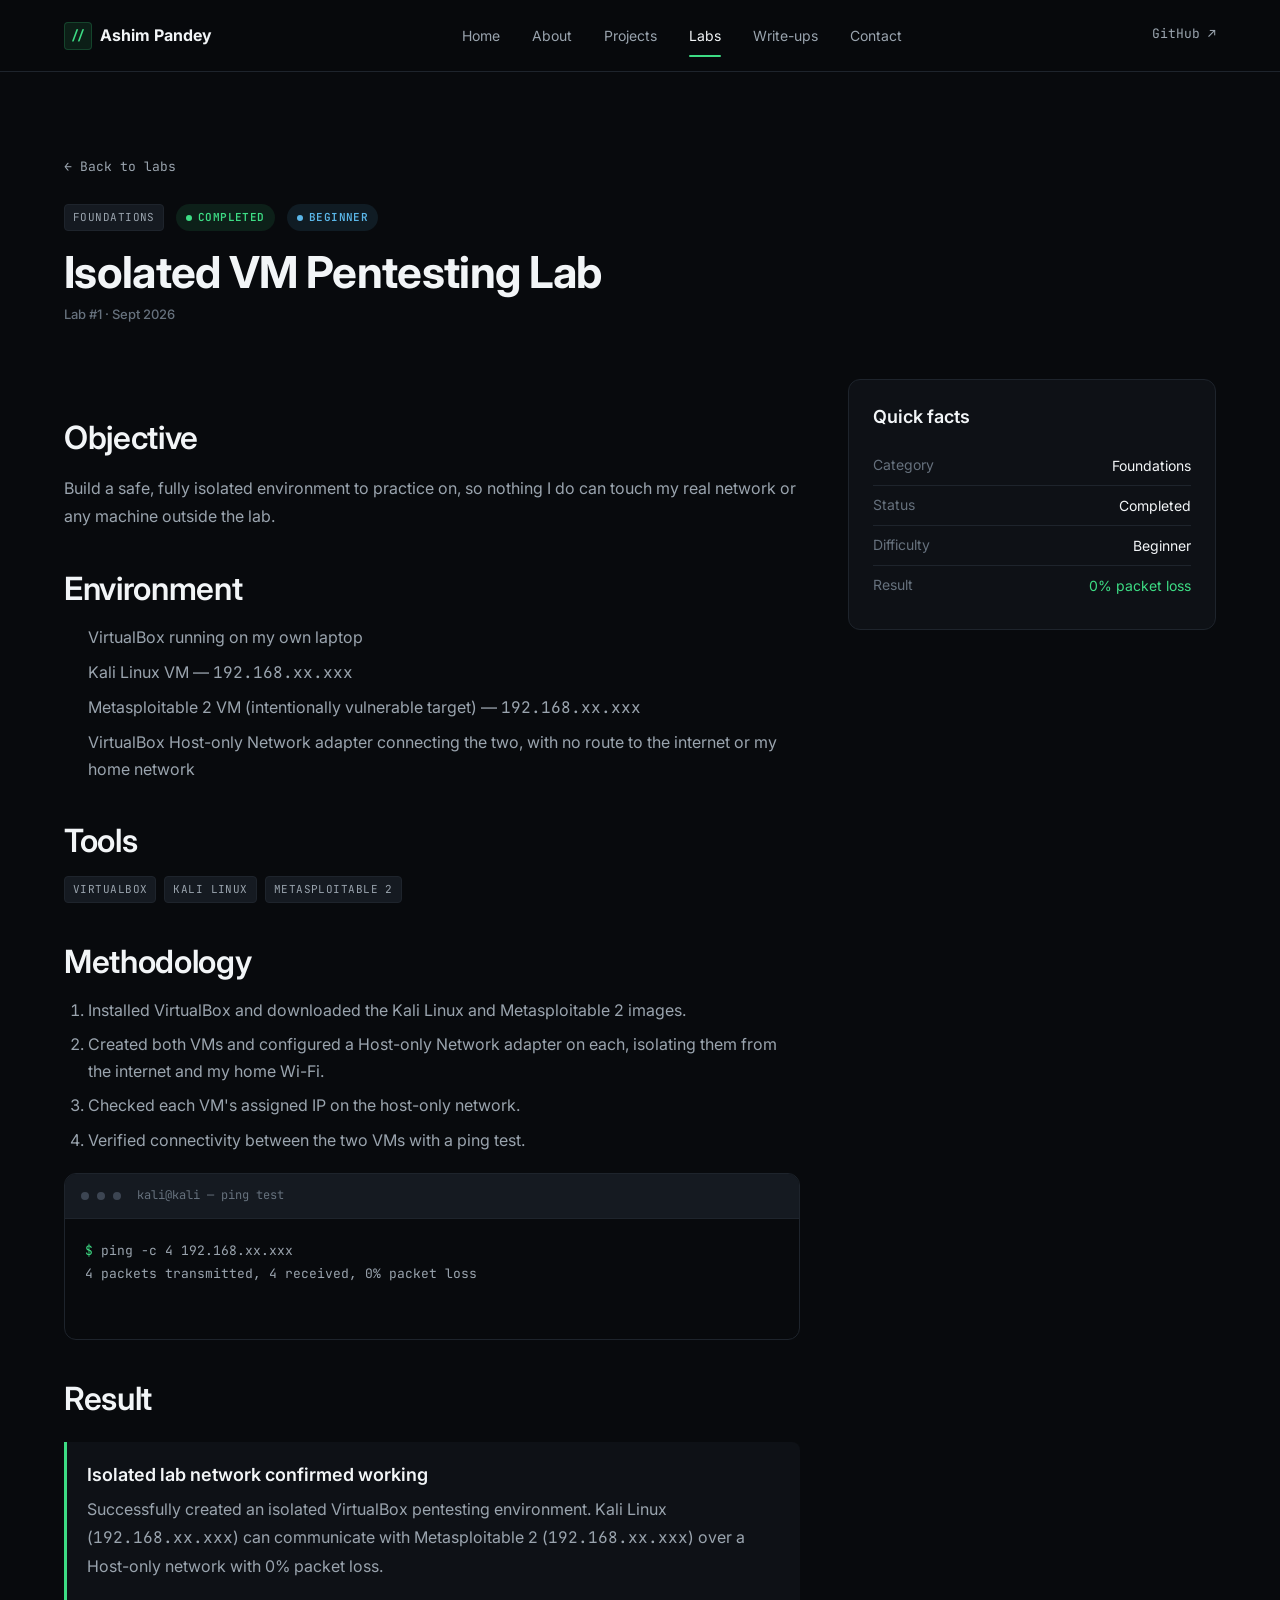
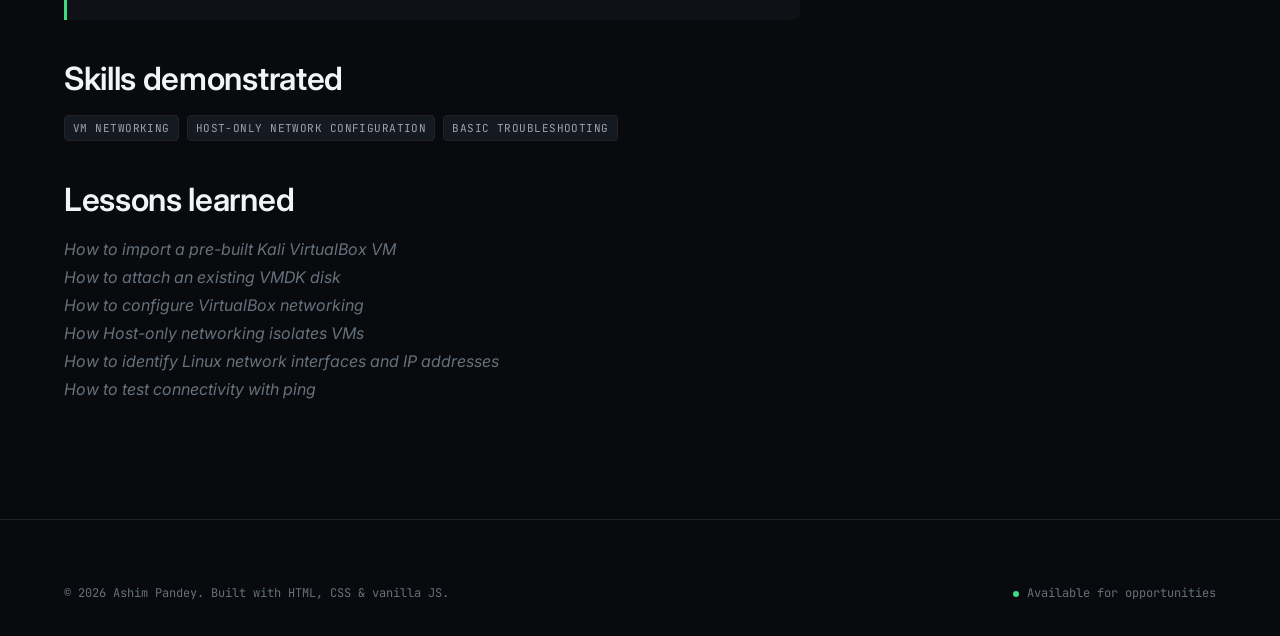
<file: lab-01.html>
<!DOCTYPE html>
<html lang="en">
<head>
<meta charset="UTF-8">
<meta name="viewport" content="width=device-width, initial-scale=1.0">
<title>Segmented Network Recon Lab — Labs — Ashim Pandey</title>
<meta name="description" content="A segmented lab network used to practice enumeration and traffic analysis across VLANs.">
<link href="https://fonts.googleapis.com/css2?family=Inter:wght@400;500;600;700&family=JetBrains+Mono:wght@400;500;600;700&display=swap" rel="stylesheet">
<link rel="stylesheet" href="css/style.css">
</head>
<body>
<a class="skip-link" href="#main">Skip to content</a>

<header class="navbar">
  <div class="container">
    <a href="index.html" class="brand"><span class="brand-mark">//</span> Ashim Pandey</a>
    <nav class="nav-links" aria-label="Primary">
      <a href="index.html">Home</a>
      <a href="about.html">About</a>
      <a href="projects.html">Projects</a>
      <a href="labs.html" class="active">Labs</a>
      <a href="writeups.html">Write-ups</a>
      <a href="contact.html">Contact</a>
    </nav>
    <div class="nav-right">
      <a class="icon-link nav-cta-desktop" href="https://github.com/Ashim777-web" target="_blank" rel="noopener">GitHub ↗</a>
      <button class="nav-toggle" aria-label="Open menu" aria-expanded="false">
        <svg width="18" height="18" viewBox="0 0 18 18" fill="none"><path d="M1 4H17M1 9H17M1 14H17" stroke="currentColor" stroke-width="1.6" stroke-linecap="round"/></svg>
      </button>
    </div>
  </div>
</header>

<div class="mobile-menu" role="dialog" aria-modal="true" aria-label="Mobile navigation">
  <div class="mobile-menu-top">
    <a href="index.html" class="brand"><span class="brand-mark">//</span> Ashim Pandey</a>
    <button class="mobile-menu-close" aria-label="Close menu">
      <svg width="16" height="16" viewBox="0 0 16 16" fill="none"><path d="M1 1L15 15M15 1L1 15" stroke="currentColor" stroke-width="1.6" stroke-linecap="round"/></svg>
    </button>
  </div>
  <nav aria-label="Mobile primary">
    <a href="index.html">Home</a>
    <a href="about.html">About</a>
    <a href="projects.html">Projects</a>
    <a href="labs.html">Labs</a>
    <a href="writeups.html">Write-ups</a>
    <a href="skills.html">Skills</a>
    <a href="contact.html">Contact</a>
  </nav>
  <div class="mobile-menu-footer">
    <a class="btn btn-secondary btn-full" href="https://github.com/Ashim777-web" target="_blank" rel="noopener">GitHub ↗</a>
    <a class="btn btn-primary btn-full" href="contact.html">Get in touch</a>
  </div>
</div>

<main id="main">
  <section class="page-hero" style="padding-bottom: var(--sp-8);">
    <div class="container">
      <a href="labs.html" class="icon-link">← Back to labs</a>
      <div style="display:flex; align-items:center; gap: var(--sp-3); margin-top: var(--sp-6); flex-wrap:wrap;">
        <span class="tag">Foundations</span>
        <span class="badge badge-completed">Completed</span>
        <span class="badge badge-severity-low">Beginner</span>
      </div>
      <h1 class="h1" style="margin-top: var(--sp-4);">Isolated VM Pentesting Lab</h1>
      <p class="caption" style="margin-top: var(--sp-2);">Lab #1 · Sept 2026</p>
    </div>
  </section>

  <section class="section" style="padding-top: var(--sp-6);">
    <div class="container two-col">
      <div class="article-body" style="max-width:none;">

        <h2>Objective</h2>
        <p>Build a safe, fully isolated environment to practice on, so nothing I do can touch my real network or any machine outside the lab.</p>

        <h2>Environment</h2>
        <ul>
          <li>VirtualBox running on my own laptop</li>
          <li>Kali Linux VM — <code>192.168.xx.xxx</code></li>
          <li>Metasploitable 2 VM (intentionally vulnerable target) — <code>192.168.xx.xxx</code></li>
          <li>VirtualBox Host-only Network adapter connecting the two, with no route to the internet or my home network</li>
        </ul>

        <h2>Tools</h2>
        <div class="card-tags" style="margin-bottom: var(--sp-4);">
          <span class="tag">VirtualBox</span><span class="tag">Kali Linux</span><span class="tag">Metasploitable 2</span>
        </div>

        <h2>Methodology</h2>
        <ol>
          <li>Installed VirtualBox and downloaded the Kali Linux and Metasploitable 2 images.</li>
          <li>Created both VMs and configured a Host-only Network adapter on each, isolating them from the internet and my home Wi-Fi.</li>
          <li>Checked each VM's assigned IP on the host-only network.</li>
          <li>Verified connectivity between the two VMs with a ping test.</li>
        </ol>

        <div class="terminal">
          <div class="terminal-bar"><span class="terminal-dot"></span><span class="terminal-dot"></span><span class="terminal-dot"></span><span class="terminal-title">kali@kali — ping test</span></div>
          <div class="terminal-body">
            <span class="terminal-prompt">$</span> ping -c 4 192.168.xx.xxx<br>
            <span style="color:var(--text-secondary);">4 packets transmitted, 4 received, 0% packet loss</span>
          </div>
        </div>

        <h2>Result</h2>
        <div class="callout">
          <h4>Isolated lab network confirmed working</h4>
          <p>Successfully created an isolated VirtualBox pentesting environment. Kali Linux (<code>192.168.xx.xxx</code>) can communicate with Metasploitable 2 (<code>192.168.xx.xxx</code>) over a Host-only network with 0% packet loss.</p>
        </div>

        <h2>Skills demonstrated</h2>
        <div class="card-tags" style="margin-bottom: var(--sp-4);">
          <span class="tag">VM Networking</span><span class="tag">Host-only Network Configuration</span><span class="tag">Basic Troubleshooting</span>
        </div>

        <h2>Lessons learned</h2>
        <p style="color:var(--text-muted); font-style:italic;">How to import a pre-built Kali VirtualBox VM <br>
              How to attach an existing VMDK disk<br>
              How to configure VirtualBox networking<br>
              How Host-only networking isolates VMs<br>
              How to identify Linux network interfaces and IP addresses<br>
              How to test connectivity with ping</p>

      </div>

      <aside class="sidebar-card">
        <h4>Quick facts</h4>
        <div class="fact-row"><span class="label">Category</span><span>Foundations</span></div>
        <div class="fact-row"><span class="label">Status</span><span>Completed</span></div>
        <div class="fact-row"><span class="label">Difficulty</span><span>Beginner</span></div>
        <div class="fact-row"><span class="label">Result</span><span style="color:var(--success);">0% packet loss</span></div>
      </aside>
    </div>
  </section>
</main>


<footer class="footer">
  <div class="container">
    <div class="footer-bottom" style="border-top:none; padding-top:0;">
      <span>© 2026 Ashim Pandey. Built with HTML, CSS &amp; vanilla JS.</span>
      <span class="footer-status"><span class="dot"></span> Available for opportunities</span>
    </div>
  </div>
</footer>

<script src="js/main.js"></script>
</body>
</html>
</file>
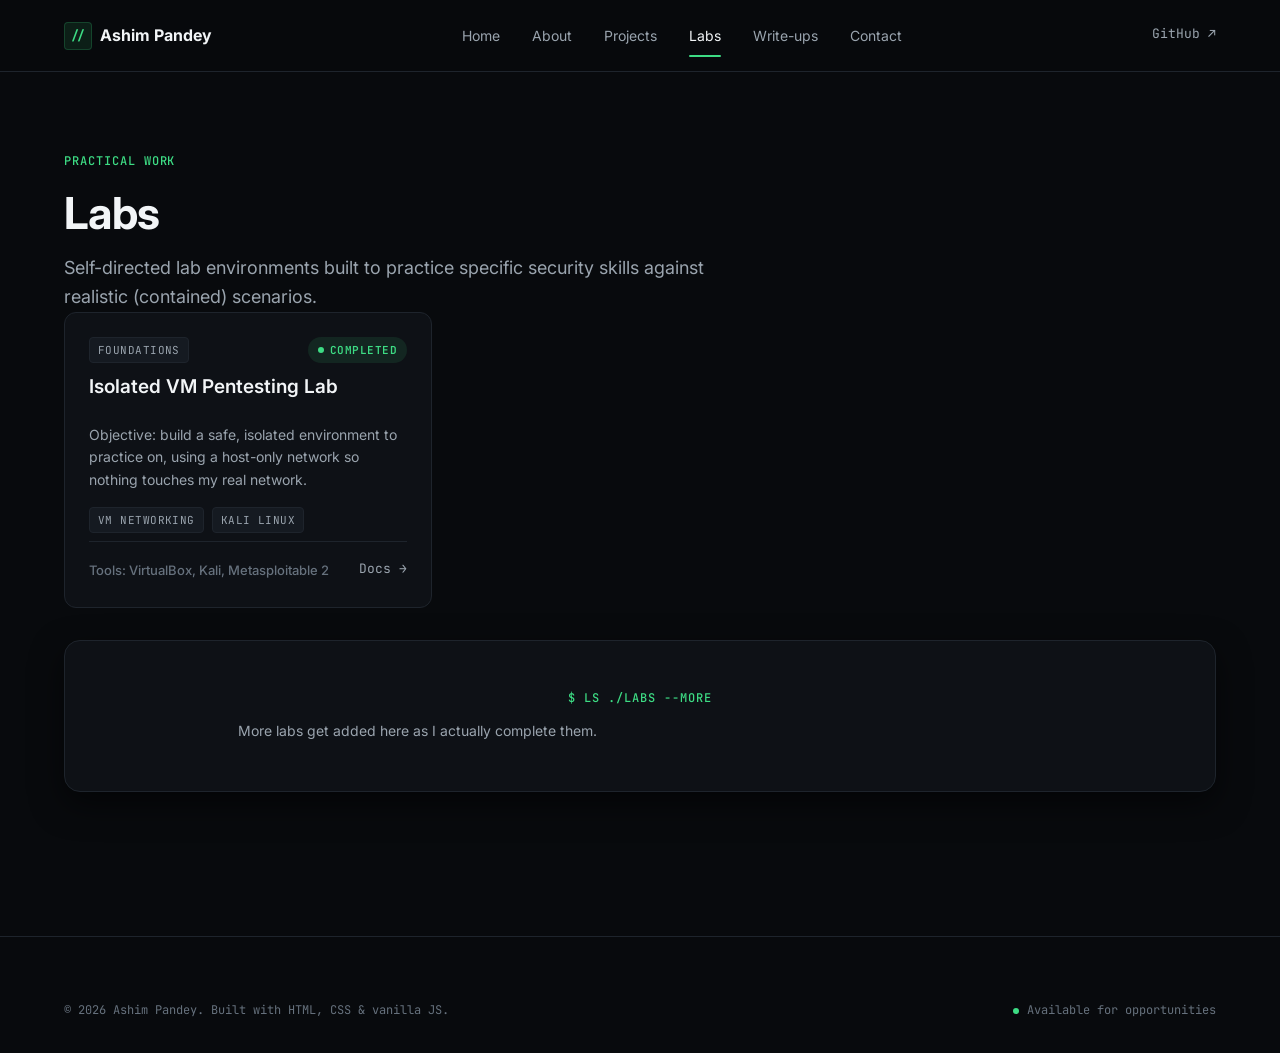
<file: labs.html>
<!DOCTYPE html>
<html lang="en">
<head>
<meta charset="UTF-8">
<meta name="viewport" content="width=device-width, initial-scale=1.0">
<title>Labs — Ashim Pandey</title>
<meta name="description" content="Practical cybersecurity labs across network security, web security, Active Directory, SOC, forensics, malware analysis, and cloud.">
<link href="https://fonts.googleapis.com/css2?family=Inter:wght@400;500;600;700&family=JetBrains+Mono:wght@400;500;600;700&display=swap" rel="stylesheet">
<link rel="stylesheet" href="css/style.css">
</head>
<body>
<a class="skip-link" href="#main">Skip to content</a>

<header class="navbar">
  <div class="container">
    <a href="index.html" class="brand"><span class="brand-mark">//</span> Ashim Pandey</a>
    <nav class="nav-links" aria-label="Primary">
      <a href="index.html">Home</a>
      <a href="about.html">About</a>
      <a href="projects.html">Projects</a>
      <a href="labs.html" class="active">Labs</a>
      <a href="writeups.html">Write-ups</a>
      <a href="contact.html">Contact</a>
    </nav>
    <div class="nav-right">
      <a class="icon-link nav-cta-desktop" href="https://github.com/Ashim777-web" target="_blank" rel="noopener">GitHub ↗</a>
      <button class="nav-toggle" aria-label="Open menu" aria-expanded="false">
        <svg width="18" height="18" viewBox="0 0 18 18" fill="none"><path d="M1 4H17M1 9H17M1 14H17" stroke="currentColor" stroke-width="1.6" stroke-linecap="round"/></svg>
      </button>
    </div>
  </div>
</header>

<div class="mobile-menu" role="dialog" aria-modal="true" aria-label="Mobile navigation">
  <div class="mobile-menu-top">
    <a href="index.html" class="brand"><span class="brand-mark">//</span> Ashim Pandey</a>
    <button class="mobile-menu-close" aria-label="Close menu">
      <svg width="16" height="16" viewBox="0 0 16 16" fill="none"><path d="M1 1L15 15M15 1L1 15" stroke="currentColor" stroke-width="1.6" stroke-linecap="round"/></svg>
    </button>
  </div>
  <nav aria-label="Mobile primary">
    <a href="index.html">Home</a>
    <a href="about.html">About</a>
    <a href="projects.html">Projects</a>
    <a href="labs.html">Labs</a>
    <a href="writeups.html">Write-ups</a>
    <a href="skills.html">Skills</a>
    <a href="contact.html">Contact</a>
  </nav>
  <div class="mobile-menu-footer">
    <a class="btn btn-secondary btn-full" href="https://github.com/Ashim777-web" target="_blank" rel="noopener">GitHub ↗</a>
    <a class="btn btn-primary btn-full" href="contact.html">Get in touch</a>
  </div>
</div>
<main id="main">
  <section class="page-hero">
    <div class="container">
      <span class="mono-label">Practical work</span>
      <h1 class="h1" style="margin-top: var(--sp-3);">Labs</h1>
      <p class="body-lg">Self-directed lab environments built to practice specific security skills against realistic (contained) scenarios.</p>
    </div>
 
  <section class="section" style="padding-top:0;">
    <div class="container">
      <div class="grid-3">
        <article class="card">
          <div class="card-top-row"><span class="tag">Foundations</span><span class="badge badge-completed">Completed</span></div>
          <h3 style="font-size:19px;">Isolated VM Pentesting Lab</h3>
          <p class="card-desc">Objective: build a safe, isolated environment to practice on, using a host-only network so nothing touches my real network.</p>
          <div class="card-tags"><span class="tag">VM Networking</span><span class="tag">Kali Linux</span></div>
          <div class="card-footer">
            <span class="caption">Tools: VirtualBox, Kali, Metasploitable 2</span>
            <a class="icon-link" href="lab-01.html">Docs →</a>
          </div>
        </article>
      </div>

      <div class="panel" style="text-align:center; padding: var(--sp-12) var(--sp-8); margin-top: var(--sp-8);">
        <span class="mono-label" style="display:block; margin-bottom: var(--sp-3);">$ ls ./labs --more</span>
        <p class="body-sm" style="margin:0;">More labs get added here as I actually complete them.</p>
      </div>
    </div>
  </section>
</main>

<footer class="footer">
  <div class="container">
    <div class="footer-bottom" style="border-top:none; padding-top:0;">
      <span>© 2026 Ashim Pandey. Built with HTML, CSS &amp; vanilla JS.</span>
      <span class="footer-status"><span class="dot"></span> Available for opportunities</span>
    </div>
  </div>
</footer>
</section>
<script src="js/main.js"></script>
</body>
</html>
</file>
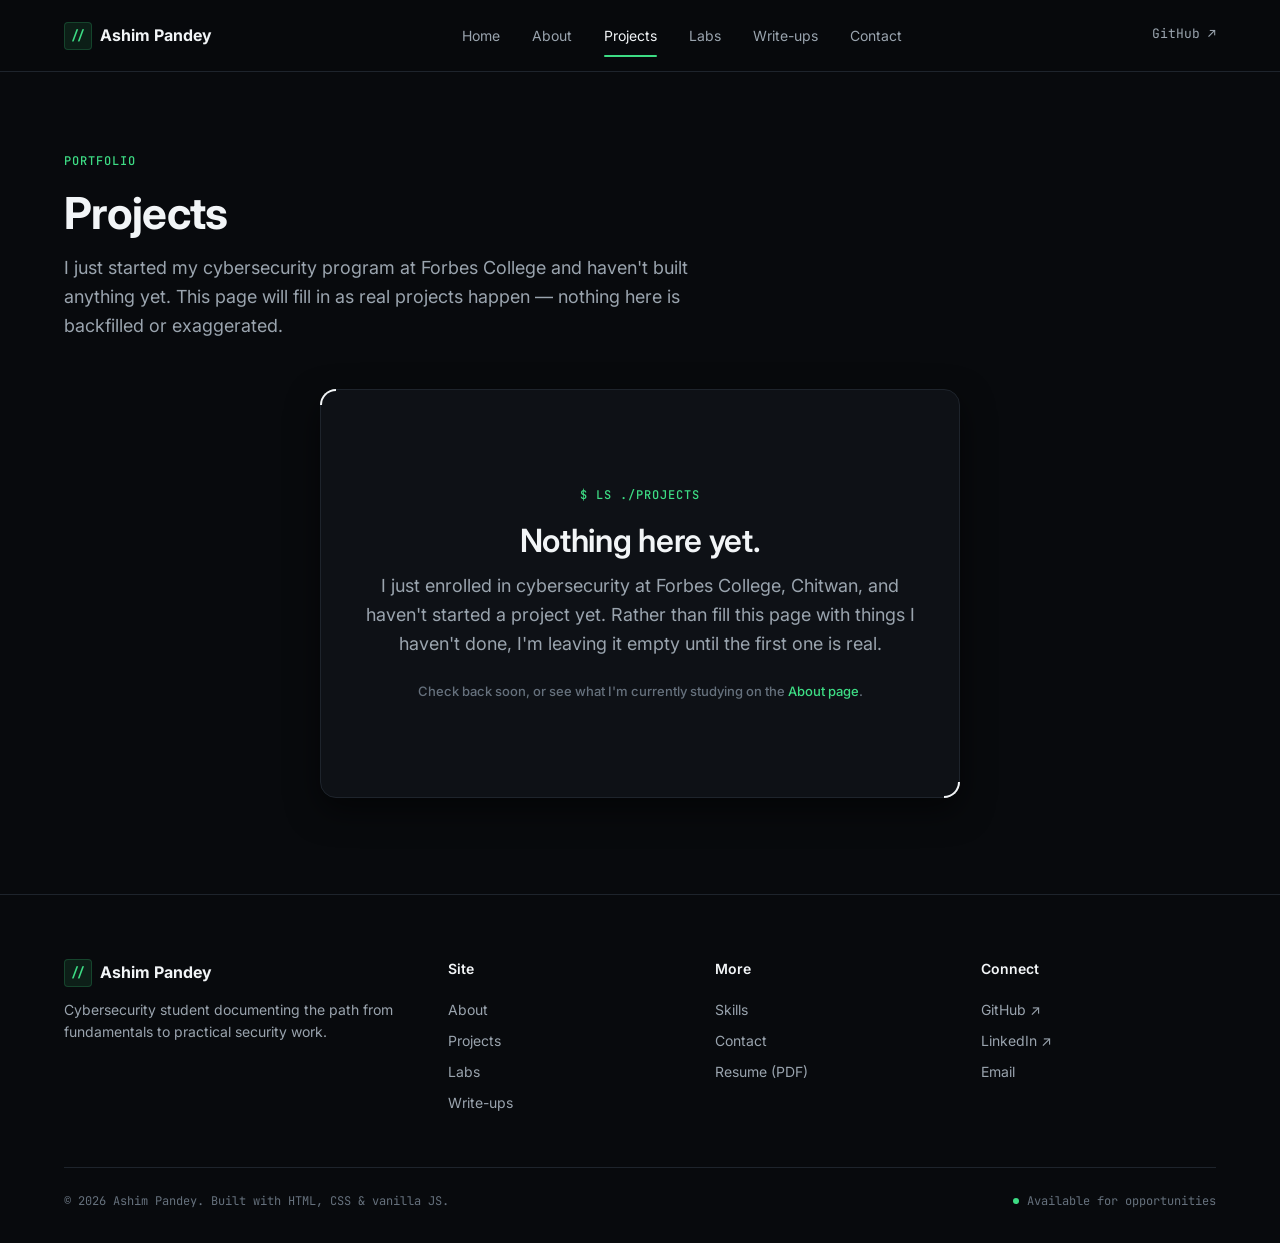
<file: projects.html>
<!DOCTYPE html>
<html lang="en">
<head>
<meta charset="UTF-8">
<meta name="viewport" content="width=device-width, initial-scale=1.0">
<title>Projects — Ashim Pandey</title>
<meta name="description" content="Cybersecurity projects page for a first-year student at Forbes College, Chitwan. Currently empty — no fabricated content.">
<link href="https://fonts.googleapis.com/css2?family=Inter:wght@400;500;600;700&family=JetBrains+Mono:wght@400;500;600;700&display=swap" rel="stylesheet">
<link rel="stylesheet" href="css/style.css">
</head>
<body>
<a class="skip-link" href="#main">Skip to content</a>

<header class="navbar">
  <div class="container">
    <a href="index.html" class="brand"><span class="brand-mark">//</span> Ashim Pandey</a>
    <nav class="nav-links" aria-label="Primary">
      <a href="index.html">Home</a>
      <a href="about.html">About</a>
      <a href="projects.html" class="active">Projects</a>
      <a href="labs.html">Labs</a>
      <a href="writeups.html">Write-ups</a>
      <a href="contact.html">Contact</a>
    </nav>
    <div class="nav-right">
      <a class="icon-link nav-cta-desktop" href="https://github.com/yourusername" target="_blank" rel="noopener">GitHub ↗</a>
      <button class="nav-toggle" aria-label="Open menu" aria-expanded="false">
        <svg width="18" height="18" viewBox="0 0 18 18" fill="none"><path d="M1 4H17M1 9H17M1 14H17" stroke="currentColor" stroke-width="1.6" stroke-linecap="round"/></svg>
      </button>
    </div>
  </div>
</header>

<div class="mobile-menu" role="dialog" aria-modal="true" aria-label="Mobile navigation">
  <div class="mobile-menu-top">
    <a href="index.html" class="brand"><span class="brand-mark">//</span> Ashim Pandey</a>
    <button class="mobile-menu-close" aria-label="Close menu">
      <svg width="16" height="16" viewBox="0 0 16 16" fill="none"><path d="M1 1L15 15M15 1L1 15" stroke="currentColor" stroke-width="1.6" stroke-linecap="round"/></svg>
    </button>
  </div>
  <nav aria-label="Mobile primary">
    <a href="index.html">Home</a>
    <a href="about.html">About</a>
    <a href="projects.html">Projects</a>
    <a href="labs.html">Labs</a>
    <a href="writeups.html">Write-ups</a>
    <a href="skills.html">Skills</a>
    <a href="contact.html">Contact</a>
  </nav>
  <div class="mobile-menu-footer">
    <a class="btn btn-secondary btn-full" href="https://github.com/yourusername" target="_blank" rel="noopener">GitHub ↗</a>
    <a class="btn btn-primary btn-full" href="contact.html">Get in touch</a>
  </div>
</div>

<main id="main">
  <section class="page-hero">
    <div class="container">
      <span class="mono-label">Portfolio</span>
      <h1 class="h1" style="margin-top: var(--sp-3);">Projects</h1>
      <p class="body-lg">I just started my cybersecurity program at Forbes College and haven't built anything yet. This page will fill in as real projects happen — nothing here is backfilled or exaggerated.</p>
    </div>
  </section>

  <section class="section" style="padding-top:0;">
    <div class="container">
      <div class="panel" style="text-align:center; padding: var(--sp-24) var(--sp-8); max-width:640px; margin:0 auto;">
        <div class="panel-bracket tl"></div>
        <div class="panel-bracket br"></div>
        <span class="mono-label" style="display:block; margin-bottom: var(--sp-4);">$ ls ./projects</span>
        <h2 style="margin-bottom: var(--sp-3);">Nothing here yet.</h2>
        <p class="body-lg">I just enrolled in cybersecurity at Forbes College, Chitwan, and haven't started a project yet. Rather than fill this page with things I haven't done, I'm leaving it empty until the first one is real.</p>
        <p class="caption" style="margin-top: var(--sp-6);">Check back soon, or see what I'm currently studying on the <a href="about.html" style="color:var(--accent-500);">About page</a>.</p>
      </div>

    </div>
    </div>
  </section>
</main>

<footer class="footer">
  <div class="container">
    <div class="footer-grid">
      <div class="footer-col">
        <div class="brand" style="margin-bottom: var(--sp-3);"><span class="brand-mark">//</span> Ashim Pandey</div>
        <p class="body-sm">Cybersecurity student documenting the path from fundamentals to practical security work.</p>
      </div>
      <div class="footer-col">
        <h4>Site</h4>
        <a href="about.html">About</a>
        <a href="projects.html">Projects</a>
        <a href="labs.html">Labs</a>
        <a href="writeups.html">Write-ups</a>
      </div>
      <div class="footer-col">
        <h4>More</h4>
        <a href="skills.html">Skills</a>
        <a href="contact.html">Contact</a>
        <a href="#">Resume (PDF)</a>
      </div>
      <div class="footer-col">
        <h4>Connect</h4>
        <a href="https://github.com/yourusername" target="_blank" rel="noopener">GitHub ↗</a>
        <a href="https://linkedin.com/in/yourusername" target="_blank" rel="noopener">LinkedIn ↗</a>
        <a href="mailto:ashim.pandey@example.com">Email</a>
      </div>
    </div>
    <div class="footer-bottom">
      <span>© 2026 Ashim Pandey. Built with HTML, CSS &amp; vanilla JS.</span>
      <span class="footer-status"><span class="dot"></span> Available for opportunities</span>
    </div>
  </div>
</footer>

<script src="js/main.js"></script>
</body>
</html>
</file>
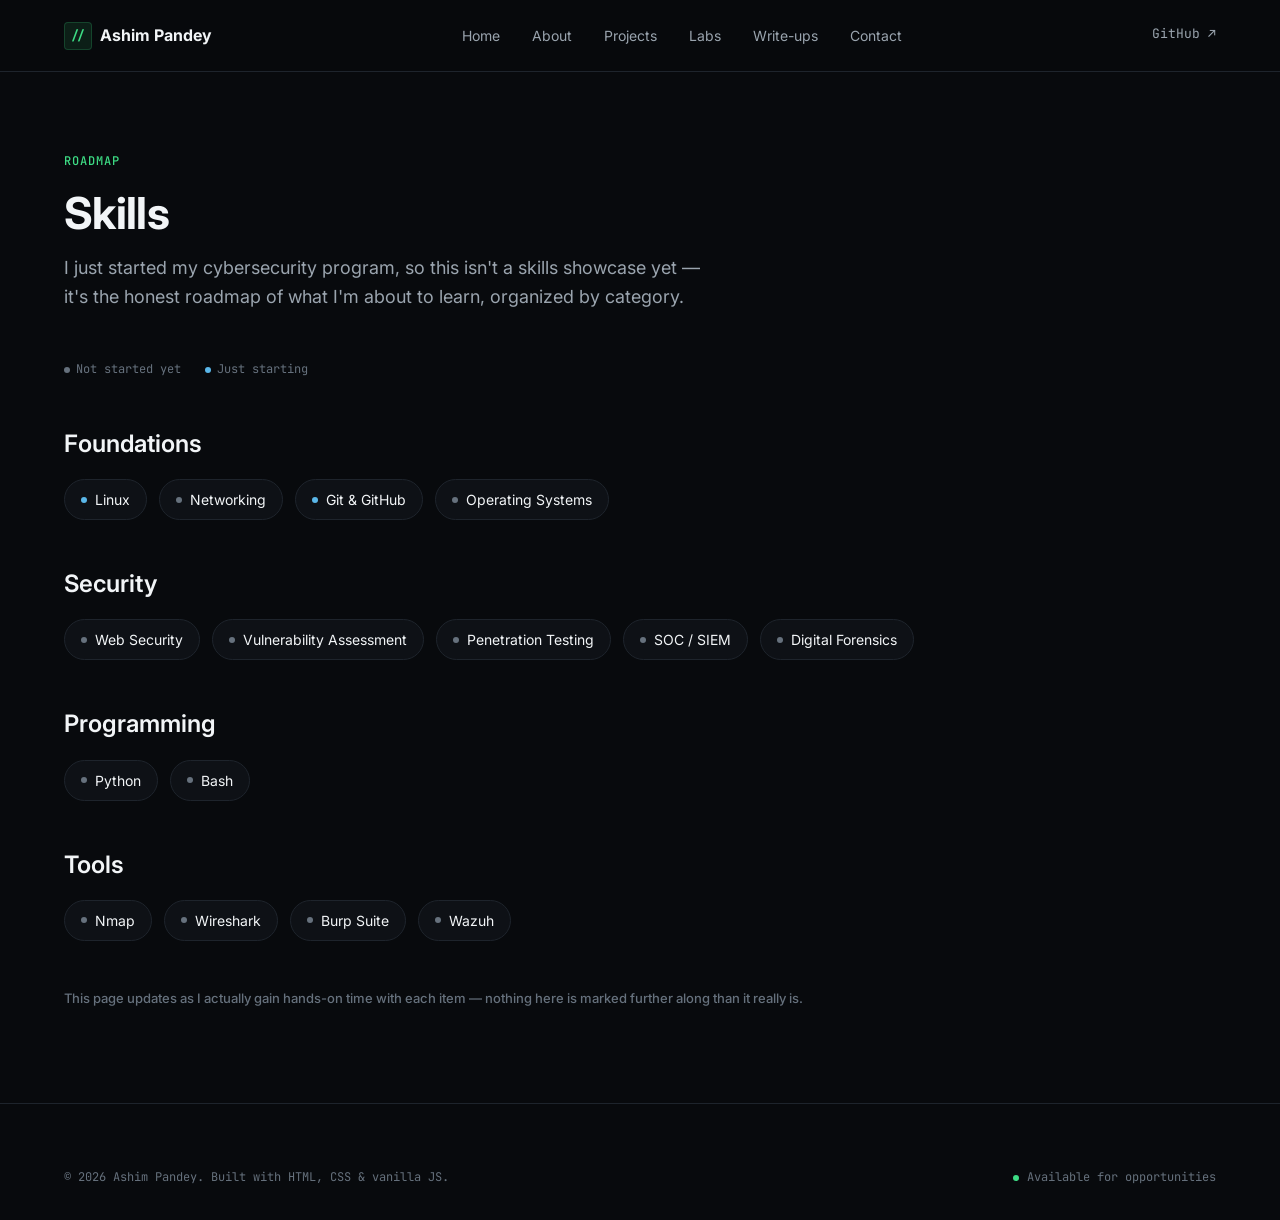
<file: skills.html>
<!DOCTYPE html>
<html lang="en">
<head>
<meta charset="UTF-8">
<meta name="viewport" content="width=device-width, initial-scale=1.0">
<title>Skills — Ashim Pandey</title>
<meta name="description" content="Honest cybersecurity learning roadmap for a first-year student at Forbes College, Chitwan.">
<link href="https://fonts.googleapis.com/css2?family=Inter:wght@400;500;600;700&family=JetBrains+Mono:wght@400;500;600;700&display=swap" rel="stylesheet">
<link rel="stylesheet" href="css/style.css">
</head>
<body>
<a class="skip-link" href="#main">Skip to content</a>

<header class="navbar">
  <div class="container">
    <a href="index.html" class="brand"><span class="brand-mark">//</span> Ashim Pandey</a>
    <nav class="nav-links" aria-label="Primary">
      <a href="index.html">Home</a>
      <a href="about.html">About</a>
      <a href="projects.html">Projects</a>
      <a href="labs.html">Labs</a>
      <a href="writeups.html">Write-ups</a>
      <a href="contact.html">Contact</a>
    </nav>
    <div class="nav-right">
      <a class="icon-link nav-cta-desktop" href="https://github.com/yourusername" target="_blank" rel="noopener">GitHub ↗</a>
      <button class="nav-toggle" aria-label="Open menu" aria-expanded="false">
        <svg width="18" height="18" viewBox="0 0 18 18" fill="none"><path d="M1 4H17M1 9H17M1 14H17" stroke="currentColor" stroke-width="1.6" stroke-linecap="round"/></svg>
      </button>
    </div>
  </div>
</header>

<div class="mobile-menu" role="dialog" aria-modal="true" aria-label="Mobile navigation">
  <div class="mobile-menu-top">
    <a href="index.html" class="brand"><span class="brand-mark">//</span> Ashim Pandey</a>
    <button class="mobile-menu-close" aria-label="Close menu">
      <svg width="16" height="16" viewBox="0 0 16 16" fill="none"><path d="M1 1L15 15M15 1L1 15" stroke="currentColor" stroke-width="1.6" stroke-linecap="round"/></svg>
    </button>
  </div>
  <nav aria-label="Mobile primary">
    <a href="index.html">Home</a>
    <a href="about.html">About</a>
    <a href="projects.html">Projects</a>
    <a href="labs.html">Labs</a>
    <a href="writeups.html">Write-ups</a>
    <a href="skills.html">Skills</a>
    <a href="contact.html">Contact</a>
  </nav>
  <div class="mobile-menu-footer">
    <a class="btn btn-secondary btn-full" href="https://github.com/yourusername" target="_blank" rel="noopener">GitHub ↗</a>
    <a class="btn btn-primary btn-full" href="contact.html">Get in touch</a>
  </div>
</div>

<main id="main">
  <section class="page-hero">
    <div class="container">
      <span class="mono-label">Roadmap</span>
      <h1 class="h1" style="margin-top: var(--sp-3);">Skills</h1>
      <p class="body-lg">I just started my cybersecurity program, so this isn't a skills showcase yet — it's the honest roadmap of what I'm about to learn, organized by category.</p>
    </div>
  </section>

  <section class="section" style="padding-top:0;">
    <div class="container">
      <div class="legend">
        <span><span class="dot muted"></span> Not started yet</span>
        <span><span class="dot" style="background:var(--info);"></span> Just starting</span>
      </div>

      <div class="skill-group reveal">
        <h3>Foundations</h3>
        <div class="skill-grid">
          <div class="skill-chip chip-context" tabindex="0"><span class="dot" style="background:var(--info);"></span> Linux<div class="tooltip"><strong>Just starting</strong> — first topic in my program.</div></div>
          <div class="skill-chip chip-context" tabindex="0"><span class="dot muted"></span> Networking<div class="tooltip"><strong>Not started yet</strong> — upcoming in coursework.</div></div>
          <div class="skill-chip chip-context" tabindex="0"><span class="dot" style="background:var(--info);"></span> Git &amp; GitHub<div class="tooltip"><strong>Just starting</strong> — used it to set up this site.</div></div>
          <div class="skill-chip chip-context" tabindex="0"><span class="dot muted"></span> Operating Systems<div class="tooltip"><strong>Not started yet</strong>.</div></div>
        </div>
      </div>

      <div class="skill-group reveal">
        <h3>Security</h3>
        <div class="skill-grid">
          <div class="skill-chip chip-context" tabindex="0"><span class="dot muted"></span> Web Security<div class="tooltip"><strong>Not started yet</strong>.</div></div>
          <div class="skill-chip chip-context" tabindex="0"><span class="dot muted"></span> Vulnerability Assessment<div class="tooltip"><strong>Not started yet</strong>.</div></div>
          <div class="skill-chip chip-context" tabindex="0"><span class="dot muted"></span> Penetration Testing<div class="tooltip"><strong>Not started yet</strong>.</div></div>
          <div class="skill-chip chip-context" tabindex="0"><span class="dot muted"></span> SOC / SIEM<div class="tooltip"><strong>Not started yet</strong>.</div></div>
          <div class="skill-chip chip-context" tabindex="0"><span class="dot muted"></span> Digital Forensics<div class="tooltip"><strong>Not started yet</strong>.</div></div>
        </div>
      </div>

      <div class="skill-group reveal">
        <h3>Programming</h3>
        <div class="skill-grid">
          <div class="skill-chip chip-context" tabindex="0"><span class="dot muted"></span> Python<div class="tooltip"><strong>Not started yet</strong> — planned once fundamentals are solid.</div></div>
          <div class="skill-chip chip-context" tabindex="0"><span class="dot muted"></span> Bash<div class="tooltip"><strong>Not started yet</strong>.</div></div>
        </div>
      </div>

      <div class="skill-group reveal">
        <h3>Tools</h3>
        <div class="skill-grid">
          <div class="skill-chip chip-context" tabindex="0"><span class="dot muted"></span> Nmap<div class="tooltip"><strong>Not started yet</strong>.</div></div>
          <div class="skill-chip chip-context" tabindex="0"><span class="dot muted"></span> Wireshark<div class="tooltip"><strong>Not started yet</strong>.</div></div>
          <div class="skill-chip chip-context" tabindex="0"><span class="dot muted"></span> Burp Suite<div class="tooltip"><strong>Not started yet</strong>.</div></div>
          <div class="skill-chip chip-context" tabindex="0"><span class="dot muted"></span> Wazuh<div class="tooltip"><strong>Not started yet</strong>.</div></div>
        </div>
      </div>

      <p class="caption" style="margin-top: var(--sp-4);">This page updates as I actually gain hands-on time with each item — nothing here is marked further along than it really is.</p>
    </div>
  </section>
</main>

<footer class="footer">
  <div class="container">
    <div class="footer-bottom" style="border-top:none; padding-top:0;">
      <span>© 2026 Ashim Pandey. Built with HTML, CSS &amp; vanilla JS.</span>
      <span class="footer-status"><span class="dot"></span> Available for opportunities</span>
    </div>
  </div>
</footer>

<script src="js/main.js"></script>
</body>
</html>
</file>
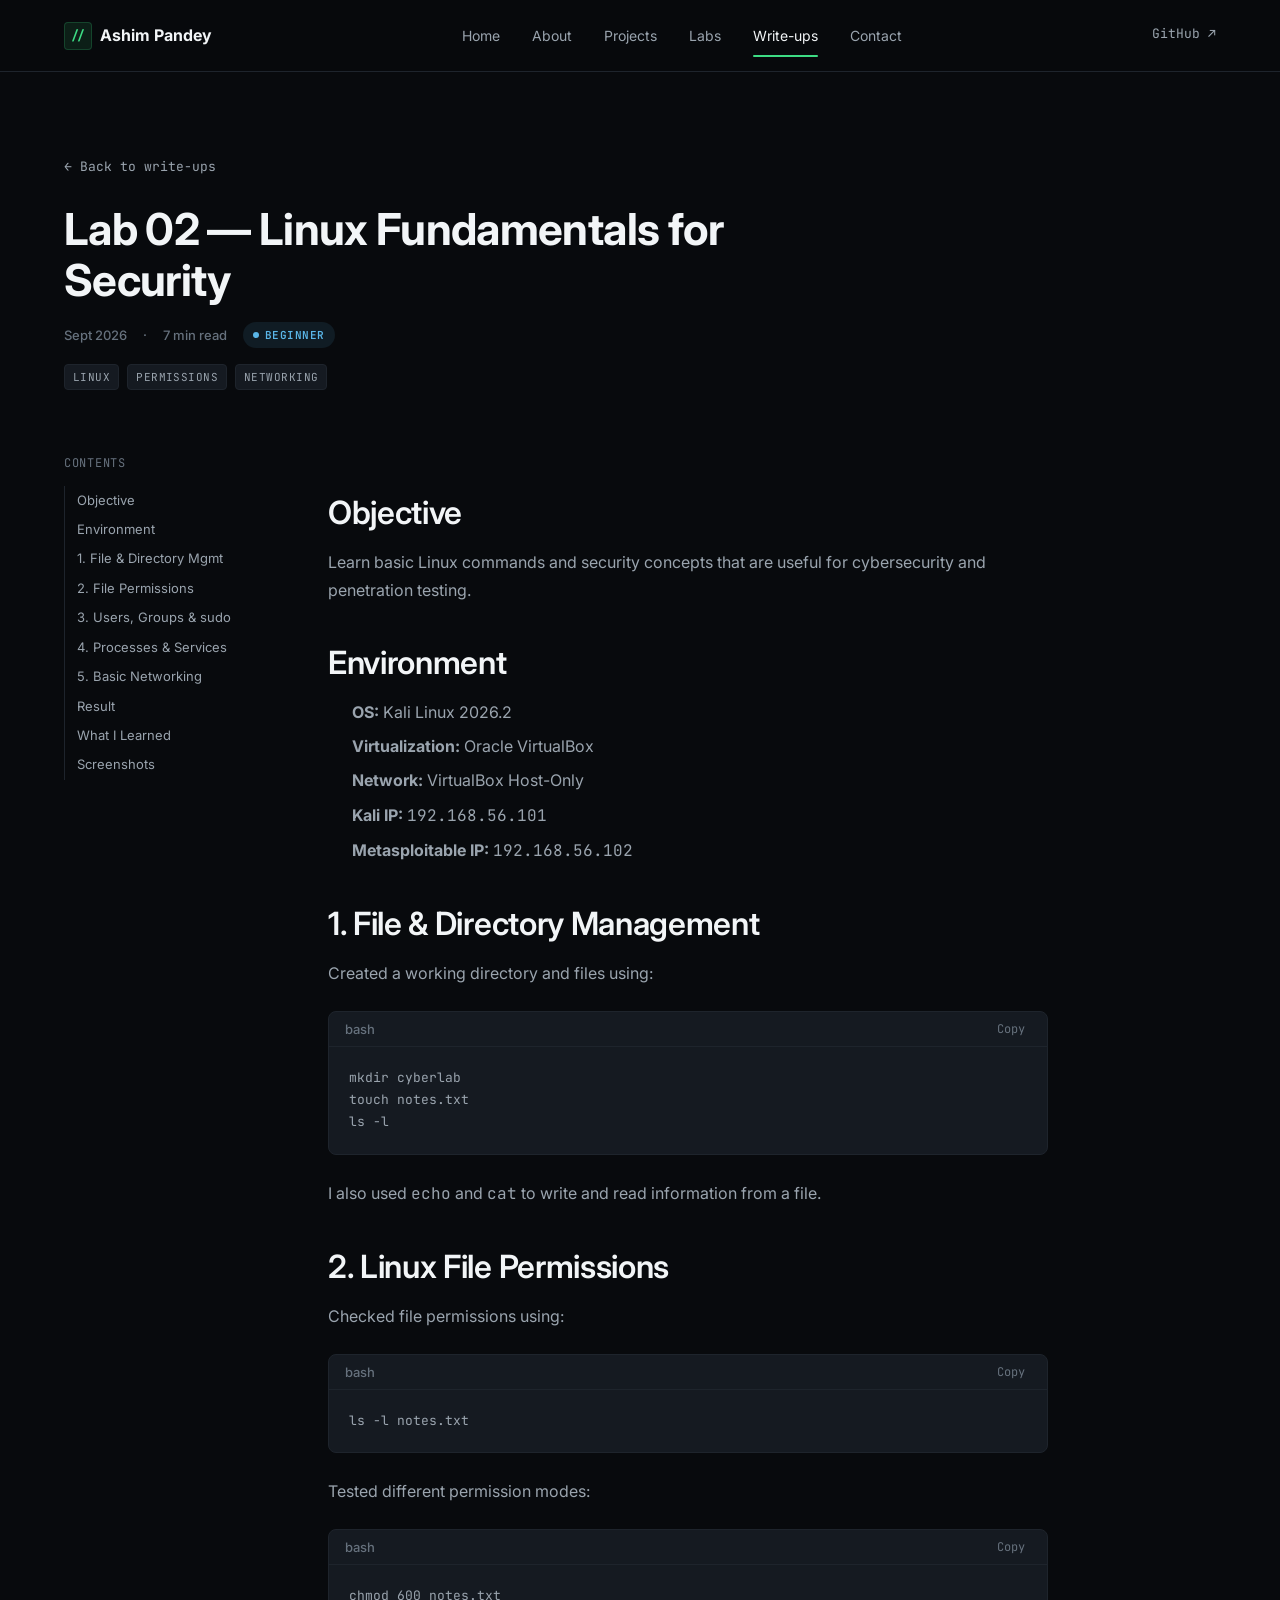
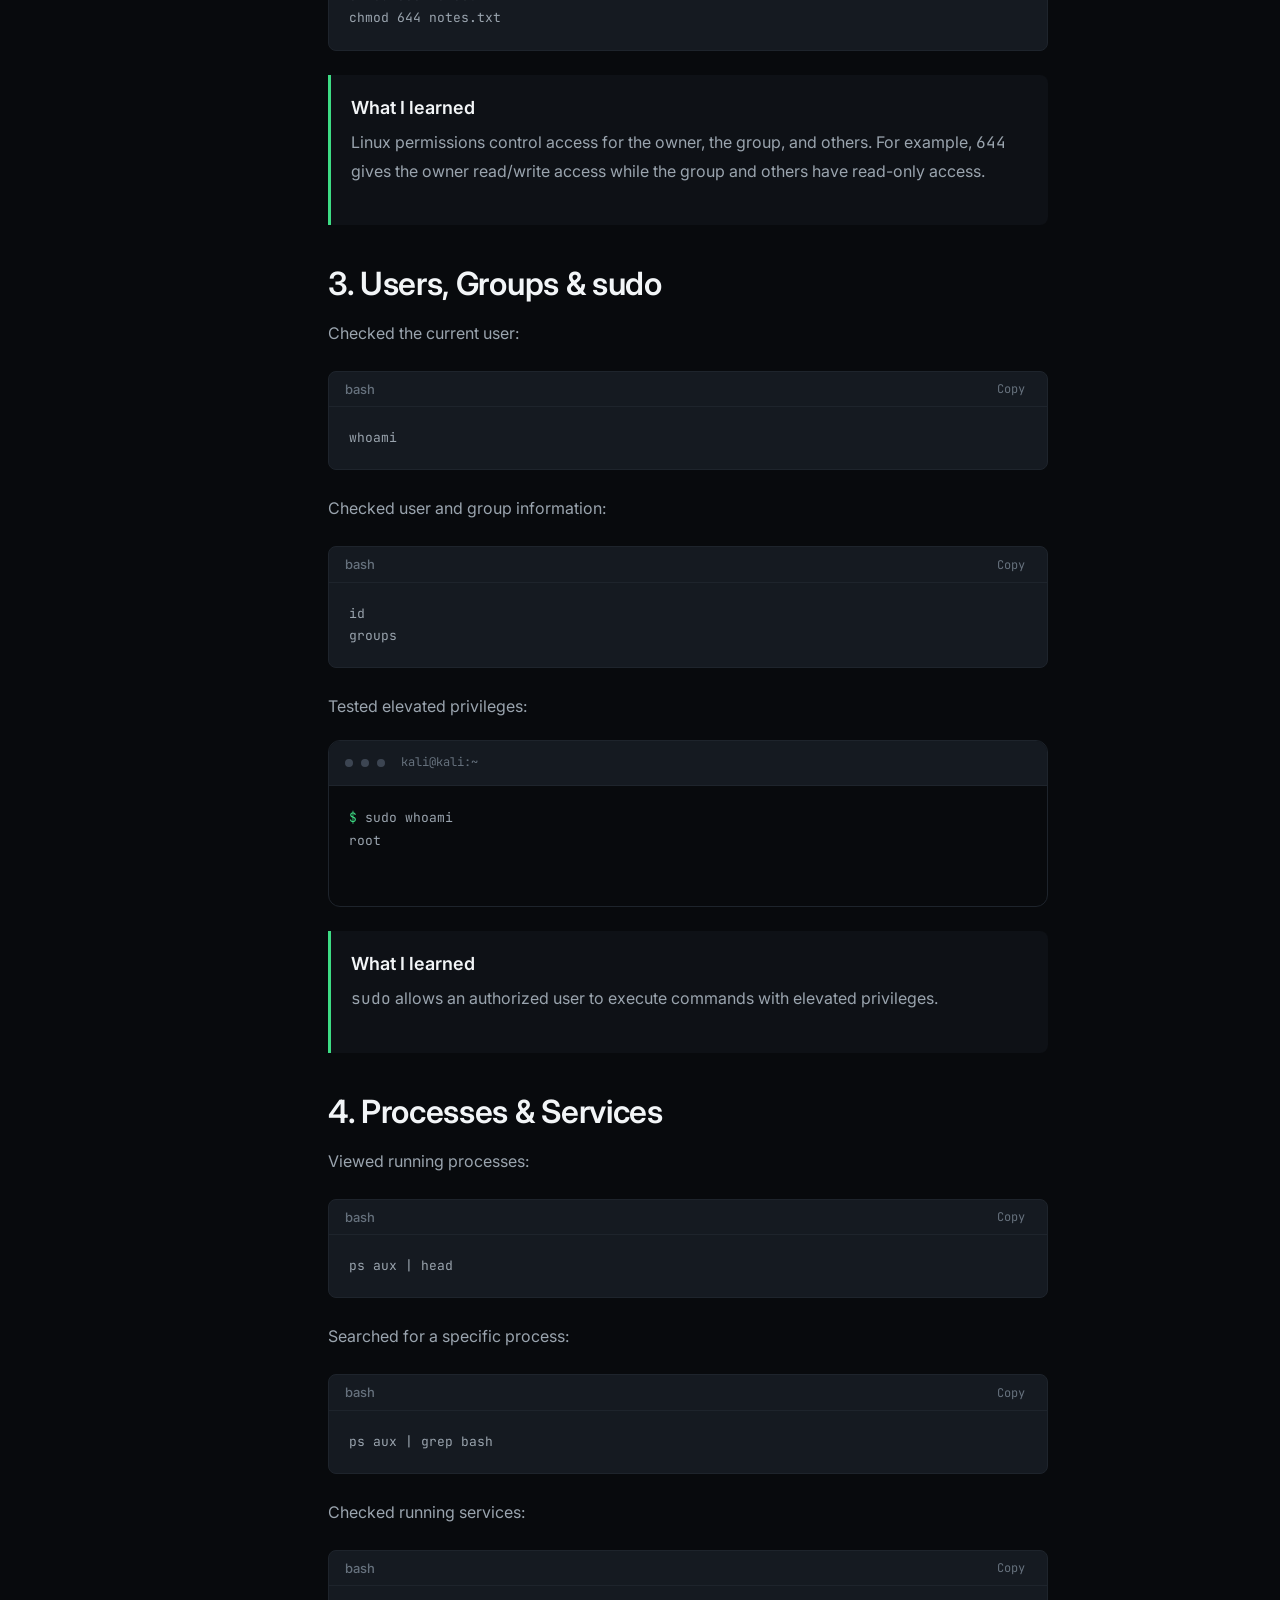
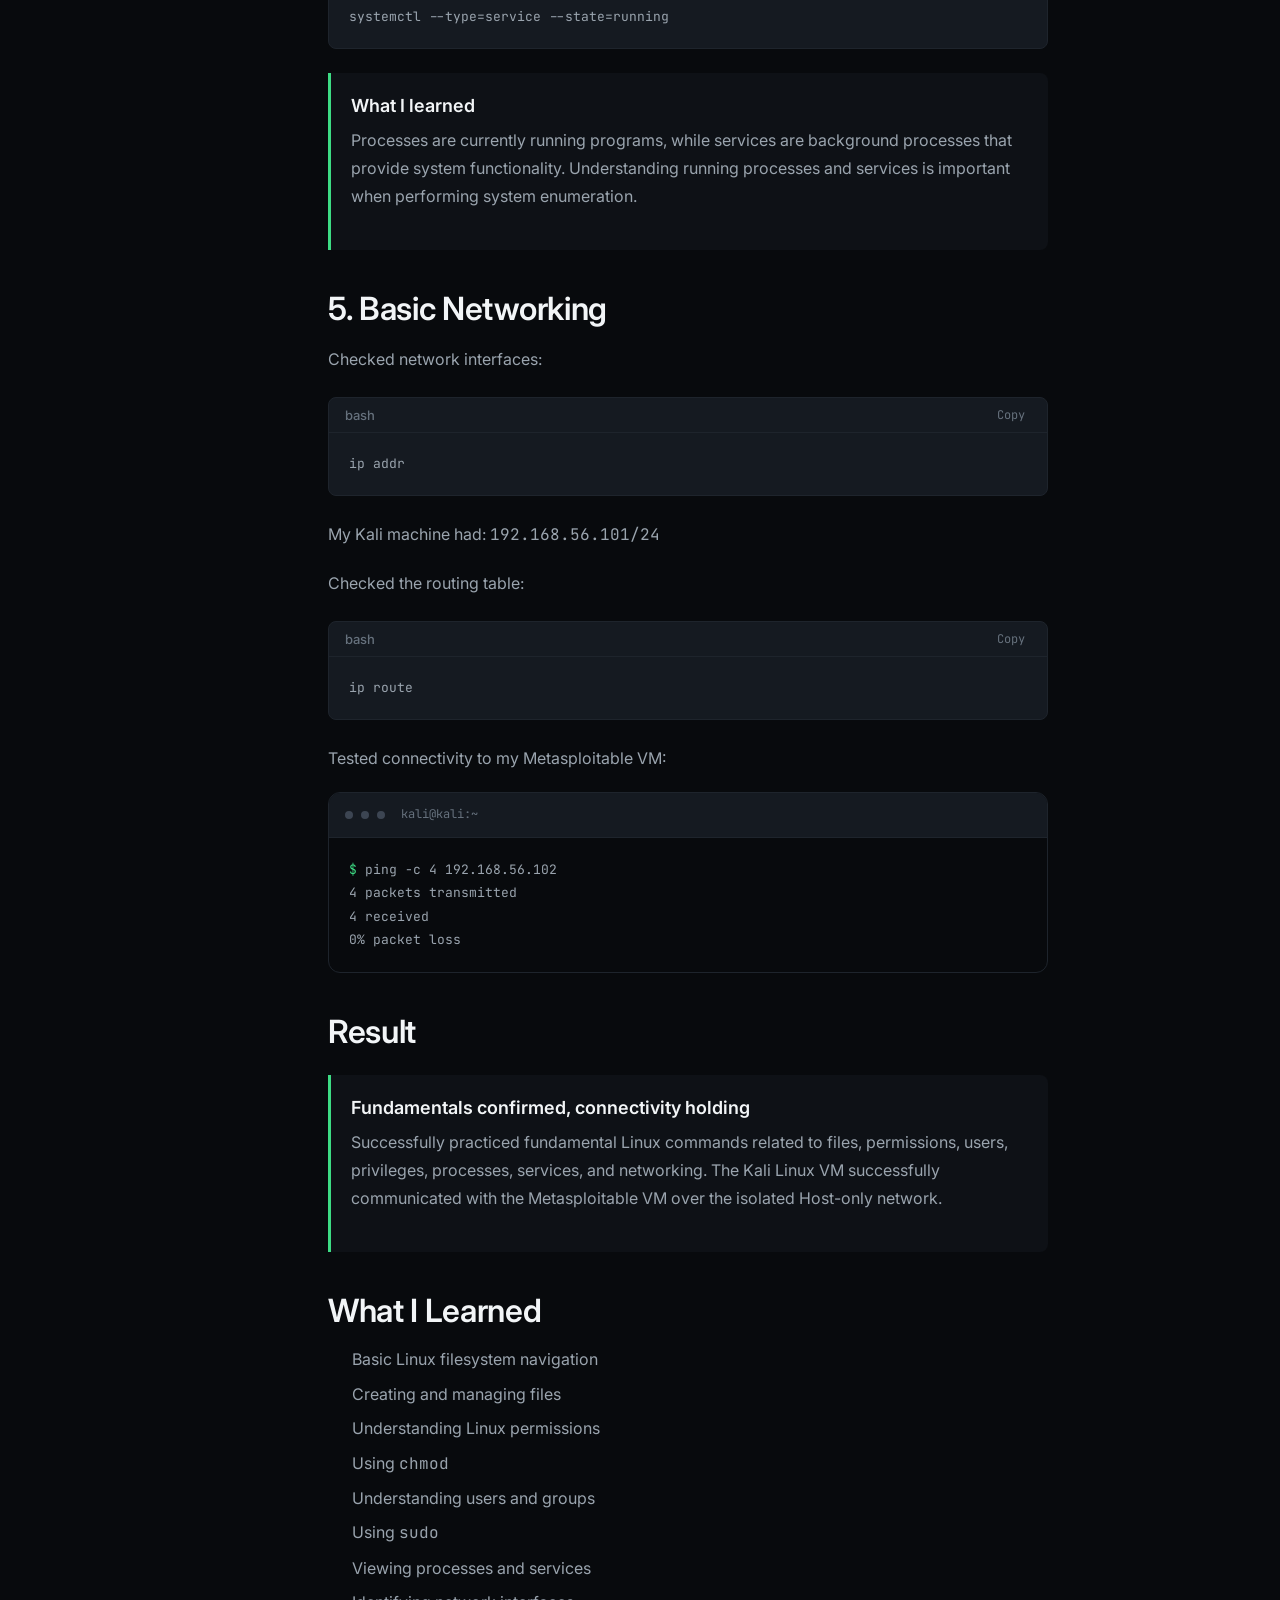
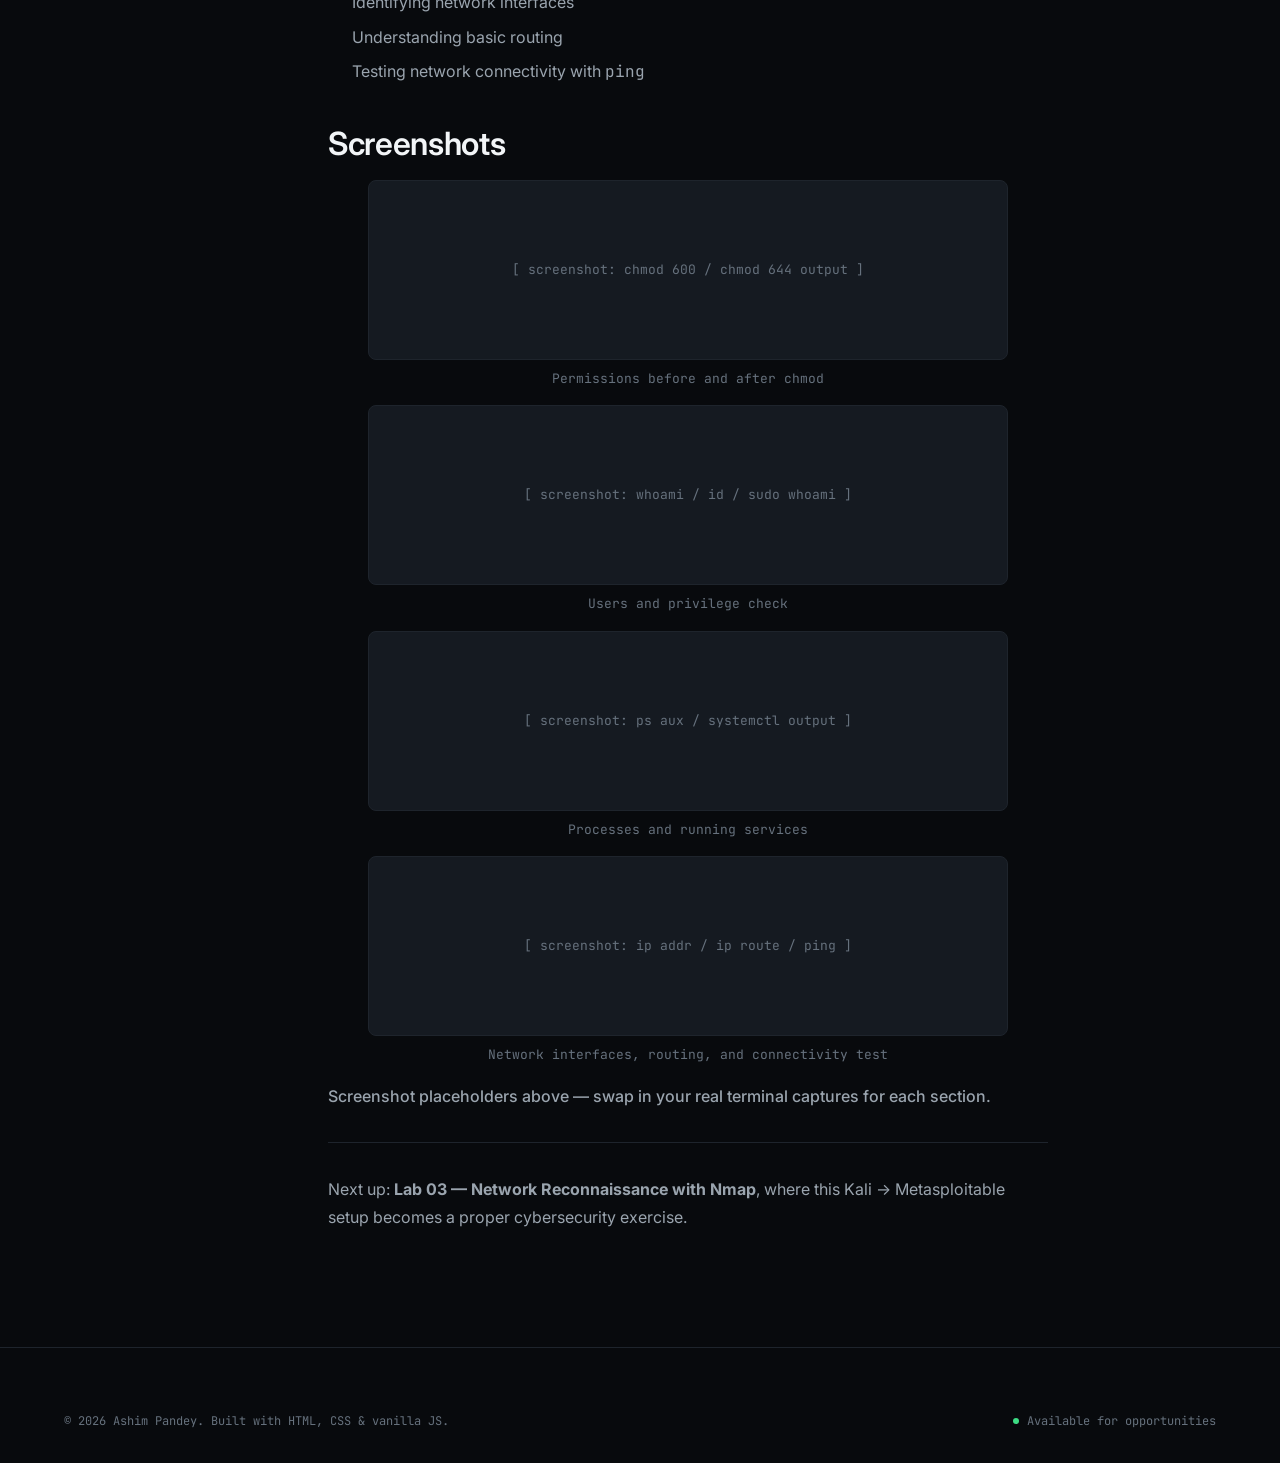
<file: writeup-lab-02.html>
<!DOCTYPE html>
<html lang="en">
<head>
<meta charset="UTF-8">
<meta name="viewport" content="width=device-width, initial-scale=1.0">
<title>Lab 02 — Linux Fundamentals for Security — Ashim Pandey</title>
<meta name="description" content="Practicing Linux file management, permissions, users, processes, and networking on Kali Linux, in an isolated VirtualBox lab.">
<link href="https://fonts.googleapis.com/css2?family=Inter:wght@400;500;600;700&family=JetBrains+Mono:wght@400;500;600;700&display=swap" rel="stylesheet">
<link rel="stylesheet" href="css/style.css">
</head>
<body>
<div class="reading-progress"></div>
<a class="skip-link" href="#main">Skip to content</a>

<header class="navbar">
  <div class="container">
    <a href="index.html" class="brand"><span class="brand-mark">//</span> Ashim Pandey</a>
    <nav class="nav-links" aria-label="Primary">
      <a href="index.html">Home</a>
      <a href="about.html">About</a>
      <a href="projects.html">Projects</a>
      <a href="labs.html">Labs</a>
      <a href="writeups.html" class="active">Write-ups</a>
      <a href="contact.html">Contact</a>
    </nav>
    <div class="nav-right">
      <a class="icon-link nav-cta-desktop" href="https://github.com/yourusername" target="_blank" rel="noopener">GitHub ↗</a>
      <button class="nav-toggle" aria-label="Open menu" aria-expanded="false">
        <svg width="18" height="18" viewBox="0 0 18 18" fill="none"><path d="M1 4H17M1 9H17M1 14H17" stroke="currentColor" stroke-width="1.6" stroke-linecap="round"/></svg>
      </button>
    </div>
  </div>
</header>

<div class="mobile-menu" role="dialog" aria-modal="true" aria-label="Mobile navigation">
  <div class="mobile-menu-top">
    <a href="index.html" class="brand"><span class="brand-mark">//</span> Ashim Pandey</a>
    <button class="mobile-menu-close" aria-label="Close menu">
      <svg width="16" height="16" viewBox="0 0 16 16" fill="none"><path d="M1 1L15 15M15 1L1 15" stroke="currentColor" stroke-width="1.6" stroke-linecap="round"/></svg>
    </button>
  </div>
  <nav aria-label="Mobile primary">
    <a href="index.html">Home</a>
    <a href="about.html">About</a>
    <a href="projects.html">Projects</a>
    <a href="labs.html">Labs</a>
    <a href="writeups.html">Write-ups</a>
    <a href="skills.html">Skills</a>
    <a href="contact.html">Contact</a>
  </nav>
  <div class="mobile-menu-footer">
    <a class="btn btn-secondary btn-full" href="https://github.com/yourusername" target="_blank" rel="noopener">GitHub ↗</a>
    <a class="btn btn-primary btn-full" href="contact.html">Get in touch</a>
  </div>
</div>

<main id="main">
  <section class="page-hero" style="padding-bottom: var(--sp-8);">
    <div class="container">
      <a href="writeups.html" class="icon-link">← Back to write-ups</a>
      <h1 class="h1" style="margin-top: var(--sp-6); max-width:760px;">Lab 02 — Linux Fundamentals for Security</h1>
      <div style="display:flex; gap: var(--sp-4); align-items:center; margin-top: var(--sp-4); flex-wrap:wrap;">
        <span class="caption">Sept 2026</span>
        <span class="caption">·</span>
        <span class="caption">7 min read</span>
        <span class="badge badge-severity-low">Beginner</span>
      </div>
      <div class="card-tags" style="margin-top: var(--sp-4);">
        <span class="tag">Linux</span><span class="tag">Permissions</span><span class="tag">Networking</span>
      </div>
    </div>
  </section>

  <section class="section" style="padding-top: var(--sp-6);">
    <div class="container" style="display:grid; grid-template-columns: 200px 1fr; gap: var(--sp-16); align-items:start;">

      <nav class="toc" aria-label="Table of contents">
        <div class="toc-title">Contents</div>
        <a href="#objective">Objective</a>
        <a href="#environment">Environment</a>
        <a href="#file-management">1. File &amp; Directory Mgmt</a>
        <a href="#permissions">2. File Permissions</a>
        <a href="#users-sudo">3. Users, Groups &amp; sudo</a>
        <a href="#processes">4. Processes &amp; Services</a>
        <a href="#networking">5. Basic Networking</a>
        <a href="#result">Result</a>
        <a href="#what-i-learned">What I Learned</a>
        <a href="#screenshots">Screenshots</a>
      </nav>

      <article class="article-body">
        <h2 id="objective">Objective</h2>
        <p>Learn basic Linux commands and security concepts that are useful for cybersecurity and penetration testing.</p>

        <h2 id="environment">Environment</h2>
        <ul>
          <li><strong>OS:</strong> Kali Linux 2026.2</li>
          <li><strong>Virtualization:</strong> Oracle VirtualBox</li>
          <li><strong>Network:</strong> VirtualBox Host-Only</li>
          <li><strong>Kali IP:</strong> <code>192.168.56.101</code></li>
          <li><strong>Metasploitable IP:</strong> <code>192.168.56.102</code></li>
        </ul>

        <h2 id="file-management">1. File &amp; Directory Management</h2>
        <p>Created a working directory and files using:</p>
        <div class="code-block">
          <div class="code-block-head"><span class="caption">bash</span><button class="copy-btn" data-copy="mkdir cyberlab&#10;touch notes.txt&#10;ls -l">Copy</button></div>
          <pre>mkdir cyberlab
touch notes.txt
ls -l</pre>
        </div>
        <p>I also used <code>echo</code> and <code>cat</code> to write and read information from a file.</p>

        <h2 id="permissions">2. Linux File Permissions</h2>
        <p>Checked file permissions using:</p>
        <div class="code-block">
          <div class="code-block-head"><span class="caption">bash</span><button class="copy-btn" data-copy="ls -l notes.txt">Copy</button></div>
          <pre>ls -l notes.txt</pre>
        </div>
        <p>Tested different permission modes:</p>
        <div class="code-block">
          <div class="code-block-head"><span class="caption">bash</span><button class="copy-btn" data-copy="chmod 600 notes.txt&#10;chmod 644 notes.txt">Copy</button></div>
          <pre>chmod 600 notes.txt
chmod 644 notes.txt</pre>
        </div>
        <div class="callout">
          <h4>What I learned</h4>
          <p>Linux permissions control access for the owner, the group, and others. For example, <code>644</code> gives the owner read/write access while the group and others have read-only access.</p>
        </div>

        <h2 id="users-sudo">3. Users, Groups &amp; sudo</h2>
        <p>Checked the current user:</p>
        <div class="code-block">
          <div class="code-block-head"><span class="caption">bash</span><button class="copy-btn" data-copy="whoami">Copy</button></div>
          <pre>whoami</pre>
        </div>
        <p>Checked user and group information:</p>
        <div class="code-block">
          <div class="code-block-head"><span class="caption">bash</span><button class="copy-btn" data-copy="id&#10;groups">Copy</button></div>
          <pre>id
groups</pre>
        </div>
        <p>Tested elevated privileges:</p>
        <div class="terminal">
          <div class="terminal-bar"><span class="terminal-dot"></span><span class="terminal-dot"></span><span class="terminal-dot"></span><span class="terminal-title">kali@kali:~</span></div>
          <div class="terminal-body">
            <span class="terminal-prompt">$</span> sudo whoami<br>
            <span style="color:var(--text-secondary);">root</span>
          </div>
        </div>
        <div class="callout">
          <h4>What I learned</h4>
          <p><code>sudo</code> allows an authorized user to execute commands with elevated privileges.</p>
        </div>

        <h2 id="processes">4. Processes &amp; Services</h2>
        <p>Viewed running processes:</p>
        <div class="code-block">
          <div class="code-block-head"><span class="caption">bash</span><button class="copy-btn" data-copy="ps aux | head">Copy</button></div>
          <pre>ps aux | head</pre>
        </div>
        <p>Searched for a specific process:</p>
        <div class="code-block">
          <div class="code-block-head"><span class="caption">bash</span><button class="copy-btn" data-copy="ps aux | grep bash">Copy</button></div>
          <pre>ps aux | grep bash</pre>
        </div>
        <p>Checked running services:</p>
        <div class="code-block">
          <div class="code-block-head"><span class="caption">bash</span><button class="copy-btn" data-copy="systemctl --type=service --state=running">Copy</button></div>
          <pre>systemctl --type=service --state=running</pre>
        </div>
        <div class="callout">
          <h4>What I learned</h4>
          <p>Processes are currently running programs, while services are background processes that provide system functionality. Understanding running processes and services is important when performing system enumeration.</p>
        </div>

        <h2 id="networking">5. Basic Networking</h2>
        <p>Checked network interfaces:</p>
        <div class="code-block">
          <div class="code-block-head"><span class="caption">bash</span><button class="copy-btn" data-copy="ip addr">Copy</button></div>
          <pre>ip addr</pre>
        </div>
        <p>My Kali machine had: <code>192.168.56.101/24</code></p>
        <p>Checked the routing table:</p>
        <div class="code-block">
          <div class="code-block-head"><span class="caption">bash</span><button class="copy-btn" data-copy="ip route">Copy</button></div>
          <pre>ip route</pre>
        </div>
        <p>Tested connectivity to my Metasploitable VM:</p>
        <div class="terminal">
          <div class="terminal-bar"><span class="terminal-dot"></span><span class="terminal-dot"></span><span class="terminal-dot"></span><span class="terminal-title">kali@kali:~</span></div>
          <div class="terminal-body">
            <span class="terminal-prompt">$</span> ping -c 4 192.168.56.102<br>
            <span style="color:var(--text-secondary);">4 packets transmitted<br>4 received<br>0% packet loss</span>
          </div>
        </div>

        <h2 id="result">Result</h2>
        <div class="callout">
          <h4>Fundamentals confirmed, connectivity holding</h4>
          <p>Successfully practiced fundamental Linux commands related to files, permissions, users, privileges, processes, services, and networking. The Kali Linux VM successfully communicated with the Metasploitable VM over the isolated Host-only network.</p>
        </div>

        <h2 id="what-i-learned">What I Learned</h2>
        <ul>
          <li>Basic Linux filesystem navigation</li>
          <li>Creating and managing files</li>
          <li>Understanding Linux permissions</li>
          <li>Using <code>chmod</code></li>
          <li>Understanding users and groups</li>
          <li>Using <code>sudo</code></li>
          <li>Viewing processes and services</li>
          <li>Identifying network interfaces</li>
          <li>Understanding basic routing</li>
          <li>Testing network connectivity with <code>ping</code></li>
        </ul>

        <h2 id="screenshots">Screenshots</h2>
        <figure>
          <div style="background: var(--bg-elevated); border:1px solid var(--border-subtle); border-radius: var(--radius-md); height:180px; display:flex; align-items:center; justify-content:center; color:var(--text-muted); font-family:var(--font-mono); font-size:13px;">[ screenshot: chmod 600 / chmod 644 output ]</div>
          <figcaption>Permissions before and after chmod</figcaption>
        </figure>
        <figure>
          <div style="background: var(--bg-elevated); border:1px solid var(--border-subtle); border-radius: var(--radius-md); height:180px; display:flex; align-items:center; justify-content:center; color:var(--text-muted); font-family:var(--font-mono); font-size:13px;">[ screenshot: whoami / id / sudo whoami ]</div>
          <figcaption>Users and privilege check</figcaption>
        </figure>
        <figure>
          <div style="background: var(--bg-elevated); border:1px solid var(--border-subtle); border-radius: var(--radius-md); height:180px; display:flex; align-items:center; justify-content:center; color:var(--text-muted); font-family:var(--font-mono); font-size:13px;">[ screenshot: ps aux / systemctl output ]</div>
          <figcaption>Processes and running services</figcaption>
        </figure>
        <figure>
          <div style="background: var(--bg-elevated); border:1px solid var(--border-subtle); border-radius: var(--radius-md); height:180px; display:flex; align-items:center; justify-content:center; color:var(--text-muted); font-family:var(--font-mono); font-size:13px;">[ screenshot: ip addr / ip route / ping ]</div>
          <figcaption>Network interfaces, routing, and connectivity test</figcaption>
        </figure>
        <p class="caption">Screenshot placeholders above — swap in your real terminal captures for each section.</p>

        <hr class="divider">
        <p class="body-sm">Next up: <strong>Lab 03 — Network Reconnaissance with Nmap</strong>, where this Kali → Metasploitable setup becomes a proper cybersecurity exercise.</p>
      </article>
    </div>
  </section>
</main>

<footer class="footer">
  <div class="container">
    <div class="footer-bottom" style="border-top:none; padding-top:0;">
      <span>© 2026 Ashim Pandey. Built with HTML, CSS &amp; vanilla JS.</span>
      <span class="footer-status"><span class="dot"></span> Available for opportunities</span>
    </div>
  </div>
</footer>

<script src="js/main.js"></script>
</body>
</html>
</file>
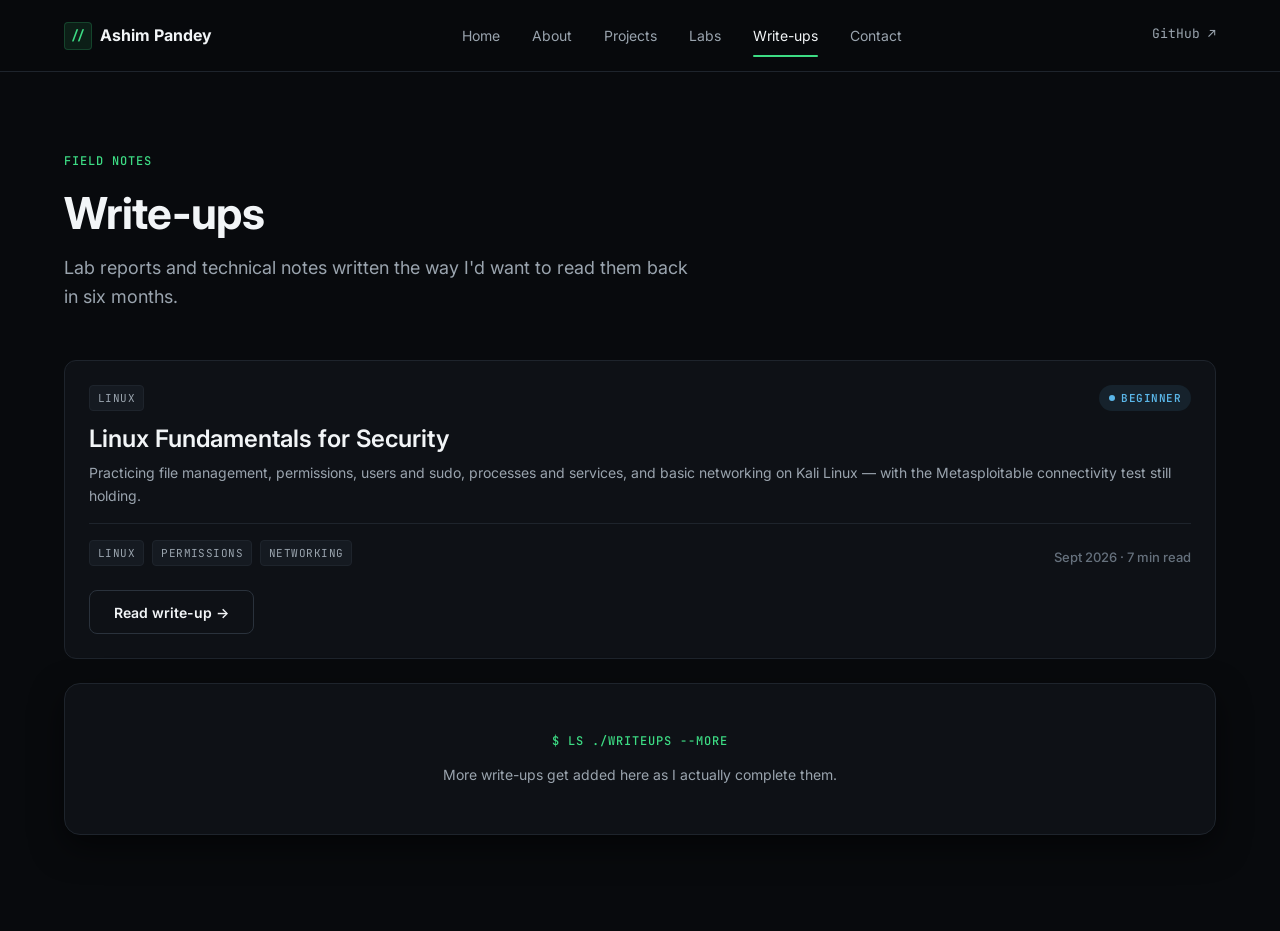
<file: writeups.html>
<!DOCTYPE html>
<html lang="en">
<head>
<meta charset="UTF-8">
<meta name="viewport" content="width=device-width, initial-scale=1.0">
<title>Write-ups — Ashim Pandey</title>
<meta name="description" content="Technical write-ups and lab reports covering web security, networking, forensics, and more.">
<link href="https://fonts.googleapis.com/css2?family=Inter:wght@400;500;600;700&family=JetBrains+Mono:wght@400;500;600;700&display=swap" rel="stylesheet">
<link rel="stylesheet" href="css/style.css">
</head>
<body>
<a class="skip-link" href="#main">Skip to content</a>

<header class="navbar">
  <div class="container">
    <a href="index.html" class="brand"><span class="brand-mark">//</span> Ashim Pandey</a>
    <nav class="nav-links" aria-label="Primary">
      <a href="index.html">Home</a>
      <a href="about.html">About</a>
      <a href="projects.html">Projects</a>
      <a href="labs.html">Labs</a>
      <a href="writeups.html" class="active">Write-ups</a>
      <a href="contact.html">Contact</a>
    </nav>
    <div class="nav-right">
      <a class="icon-link nav-cta-desktop" href="https://github.com/Ashim777-web" target="_blank" rel="noopener">GitHub ↗</a>
      <button class="nav-toggle" aria-label="Open menu" aria-expanded="false">
        <svg width="18" height="18" viewBox="0 0 18 18" fill="none"><path d="M1 4H17M1 9H17M1 14H17" stroke="currentColor" stroke-width="1.6" stroke-linecap="round"/></svg>
      </button>
    </div>
  </div>
</header>

<div class="mobile-menu" role="dialog" aria-modal="true" aria-label="Mobile navigation">
  <div class="mobile-menu-top">
    <a href="index.html" class="brand"><span class="brand-mark">//</span> Ashim Pandey</a>
    <button class="mobile-menu-close" aria-label="Close menu">
      <svg width="16" height="16" viewBox="0 0 16 16" fill="none"><path d="M1 1L15 15M15 1L1 15" stroke="currentColor" stroke-width="1.6" stroke-linecap="round"/></svg>
    </button>
  </div>
  <nav aria-label="Mobile primary">
    <a href="index.html">Home</a>
    <a href="about.html">About</a>
    <a href="projects.html">Projects</a>
    <a href="labs.html">Labs</a>
    <a href="writeups.html">Write-ups</a>
    <a href="skills.html">Skills</a>
    <a href="contact.html">Contact</a>
  </nav>
  <div class="mobile-menu-footer">
    <a class="btn btn-secondary btn-full" href="https://github.com/Ashim777-web" target="_blank" rel="noopener">GitHub ↗</a>
    <a class="btn btn-primary btn-full" href="contact.html">Get in touch</a>
  </div>
</div>

<main id="main">
  <section class="page-hero">
    <div class="container">
      <span class="mono-label">Field notes</span>
      <h1 class="h1" style="margin-top: var(--sp-3);">Write-ups</h1>
      <p class="body-lg">Lab reports and technical notes written the way I'd want to read them back in six months.</p>
    </div>
  </section>
 <section class="section" style="padding-top:0;">
    <div class="container">
      <article class="card" style="margin-bottom: var(--sp-6);">
        <div class="card-top-row"><span class="tag">Linux</span><span class="badge badge-severity-low">Beginner</span></div>
        <h3> Linux Fundamentals for Security</h3>
        <p class="card-desc">Practicing file management, permissions, users and sudo, processes and services, and basic networking on Kali Linux — with the Metasploitable connectivity test still holding.</p>
        <div class="card-footer">
          <div class="card-tags"><span class="tag">Linux</span><span class="tag">Permissions</span><span class="tag">Networking</span></div>
          <span class="caption">Sept 2026 · 7 min read</span>
        </div>
        <a href="writeup-lab-02.html" class="btn btn-secondary" style="margin-top: var(--sp-4); align-self:flex-start;">Read write-up →</a>
      </article>

     

      <div class="panel" style="text-align:center; padding: var(--sp-12) var(--sp-8);">
        <span class="mono-label" style="display:block; margin-bottom: var(--sp-3);">$ ls ./writeups --more</span>
        <p class="body-sm" style="margin:0;">More write-ups get added here as I actually complete them.</p>
      </div>
    </div>
  </section>
</main>

<script src="js/main.js"></script>
</body>
</html>
</file>
<file: css/style.css>
/* =========================================================
   DESIGN TOKENS
   ========================================================= */
:root {
  /* Color */
  --bg-base: #080A0D;
  --bg-surface: #0E1116;
  --bg-elevated: #151A21;
  --bg-overlay: rgba(10,12,16,0.8);

  --text-primary: #F2F5F7;
  --text-secondary: #9AA4AE;
  --text-muted: #66717D;

  --border-subtle: #1E242C;
  --border-default: #2A323C;
  --border-hover: #3C4552;

  --accent-500: #3DDC84;
  --accent-400: #5BE89A;
  --accent-700: #1F9E5C;
  --accent-a10: rgba(61,220,132,0.10);
  --accent-a20: rgba(61,220,132,0.20);

  --success: #3DDC84;
  --warning: #E8B339;
  --error: #E5484D;
  --info: #5AB6E8;

  /* Type */
  --font-sans: 'Inter', 'Segoe UI', system-ui, sans-serif;
  --font-mono: 'JetBrains Mono', 'IBM Plex Mono', ui-monospace, monospace;

  /* Spacing */
  --sp-1: 4px; --sp-2: 8px; --sp-3: 12px; --sp-4: 16px; --sp-5: 20px;
  --sp-6: 24px; --sp-8: 32px; --sp-10: 40px; --sp-12: 48px;
  --sp-16: 64px; --sp-20: 80px; --sp-24: 96px; --sp-32: 128px;

  /* Radius */
  --radius-sm: 4px; --radius-md: 8px; --radius-lg: 12px;
  --radius-xl: 16px; --radius-full: 999px;

  /* Shadow */
  --shadow-sm: 0 1px 2px rgba(0,0,0,0.4);
  --shadow-md: 0 4px 12px rgba(0,0,0,0.5);
  --shadow-lg: 0 12px 32px rgba(0,0,0,0.55);
  --shadow-glow: 0 0 0 1px var(--accent-a20), 0 0 24px rgba(61,220,132,0.12);

  --ease: cubic-bezier(0.4, 0, 0.2, 1);
  --container-max: 1200px;
}

/* =========================================================
   RESET & BASE
   ========================================================= */
*, *::before, *::after { box-sizing: border-box; }
html { scroll-behavior: smooth; }
@media (prefers-reduced-motion: reduce) {
  html { scroll-behavior: auto; }
  *, *::before, *::after { animation-duration: 0.001ms !important; animation-iteration-count: 1 !important; transition-duration: 0.001ms !important; }
}
body {
  margin: 0;
  background: var(--bg-base);
  color: var(--text-primary);
  font-family: var(--font-sans);
  font-size: 16px;
  line-height: 1.65;
  -webkit-font-smoothing: antialiased;
}
img { max-width: 100%; display: block; }
a { color: inherit; text-decoration: none; }
ul { list-style: none; margin: 0; padding: 0; }
button { font-family: inherit; cursor: pointer; }
h1, h2, h3, h4, p { margin: 0; }

::selection { background: var(--accent-a20); color: var(--text-primary); }

:focus-visible {
  outline: 2px solid var(--accent-500);
  outline-offset: 2px;
  border-radius: 2px;
}

.skip-link {
  position: absolute; left: -999px; top: 0; z-index: 200;
  background: var(--accent-500); color: var(--bg-base);
  padding: var(--sp-3) var(--sp-4); border-radius: var(--radius-md);
  font-weight: 600;
}
.skip-link:focus { left: var(--sp-4); top: var(--sp-4); }

/* =========================================================
   TYPE SCALE
   ========================================================= */
.display { font-size: 64px; font-weight: 700; line-height: 1.05; letter-spacing: -0.02em; }
h1, .h1 { font-size: 44px; font-weight: 700; line-height: 1.15; letter-spacing: -0.015em; }
h2, .h2 { font-size: 32px; font-weight: 600; line-height: 1.2; letter-spacing: -0.01em; }
h3, .h3 { font-size: 24px; font-weight: 600; line-height: 1.3; }
h4, .h4 { font-size: 18px; font-weight: 600; line-height: 1.4; }
.body-lg { font-size: 18px; line-height: 1.6; color: var(--text-secondary); }
.body-sm { font-size: 14px; line-height: 1.6; color: var(--text-secondary); }
.caption { font-size: 13px; font-weight: 500; line-height: 1.4; color: var(--text-muted); }
.mono-label {
  font-family: var(--font-mono); font-size: 12px; font-weight: 500;
  text-transform: uppercase; letter-spacing: 0.08em; color: var(--accent-500);
}
code, pre, .mono { font-family: var(--font-mono); }

@media (max-width: 768px) {
  .display { font-size: 40px; }
  h1, .h1 { font-size: 30px; }
  h2, .h2 { font-size: 24px; }
  h3, .h3 { font-size: 20px; }
}
@media (max-width: 480px) {
  .display { font-size: 34px; }
  h1, .h1 { font-size: 28px; }
}

/* =========================================================
   LAYOUT
   ========================================================= */
.container {
  max-width: var(--container-max);
  margin: 0 auto;
  padding: 0 var(--sp-6);
}
@media (max-width: 768px) { .container { padding: 0 var(--sp-5); } }

.section { padding: var(--sp-24) 0; }
@media (max-width: 768px) { .section { padding: var(--sp-12) 0; } }

.section-head { margin-bottom: var(--sp-8); max-width: 640px; }
.section-head .mono-label { display: inline-flex; align-items: center; gap: var(--sp-2); margin-bottom: var(--sp-3); }
.section-head h2 { margin-bottom: var(--sp-3); }
.section-head-row { display: flex; align-items: flex-end; justify-content: space-between; gap: var(--sp-6); flex-wrap: wrap; }

.dot { width: 6px; height: 6px; border-radius: 50%; background: var(--accent-500); display: inline-block; }
.dot.warning { background: var(--warning); }
.dot.error { background: var(--error); }
.dot.muted { background: var(--text-muted); }

.grid-bg {
  background-image:
    linear-gradient(rgba(242,245,247,0.035) 1px, transparent 1px),
    linear-gradient(90deg, rgba(242,245,247,0.035) 1px, transparent 1px);
  background-size: 32px 32px;
}

/* =========================================================
   NAVBAR
   ========================================================= */
.navbar {
  position: sticky; top: 0; z-index: 100;
  height: 72px; display: flex; align-items: center;
  background: rgba(8,10,13,0.85); backdrop-filter: blur(12px);
  border-bottom: 1px solid var(--border-subtle);
}
.navbar .container { display: flex; align-items: center; justify-content: space-between; width: 100%; }
.brand { display: flex; align-items: center; gap: var(--sp-2); font-weight: 700; font-size: 16px; }
.brand-mark {
  width: 28px; height: 28px; border: 1px solid var(--accent-a20); border-radius: var(--radius-sm);
  display: flex; align-items: center; justify-content: center;
  color: var(--accent-500); font-family: var(--font-mono); font-size: 13px; font-weight: 700;
  background: var(--accent-a10);
}
.nav-links { display: flex; align-items: center; gap: var(--sp-8); }
.nav-links a {
  font-size: 14px; color: var(--text-secondary); position: relative; padding: var(--sp-2) 0;
  transition: color 150ms var(--ease);
}
.nav-links a:hover { color: var(--text-primary); }
.nav-links a.active { color: var(--text-primary); }
.nav-links a.active::after {
  content: ""; position: absolute; left: 0; bottom: -2px; width: 100%; height: 2px;
  background: var(--accent-500); border-radius: 2px;
}
.nav-right { display: flex; align-items: center; gap: var(--sp-4); }
.nav-toggle { display: none; }

@media (max-width: 900px) {
  .nav-links { display: none; }
  .nav-toggle {
    display: flex; align-items: center; justify-content: center;
    width: 40px; height: 40px; background: none; border: 1px solid var(--border-subtle);
    border-radius: var(--radius-md); color: var(--text-primary);
  }
  .nav-cta-desktop { display: none; }
}

.mobile-menu {
  position: fixed; inset: 0; z-index: 150; background: var(--bg-base);
  display: none; flex-direction: column; padding: var(--sp-6);
}
.mobile-menu.open { display: flex; }
.mobile-menu-top { display: flex; justify-content: space-between; align-items: center; margin-bottom: var(--sp-10); height: 40px; }
.mobile-menu-close { background: none; border: 1px solid var(--border-subtle); border-radius: var(--radius-md); width: 40px; height: 40px; color: var(--text-primary); }
.mobile-menu a {
  display: block; font-size: 24px; font-weight: 600; padding: var(--sp-4) 0;
  border-bottom: 1px solid var(--border-subtle); color: var(--text-primary);
}
.mobile-menu-footer { margin-top: auto; display: flex; flex-direction: column; gap: var(--sp-4); padding-top: var(--sp-6); }

/* =========================================================
   BUTTONS
   ========================================================= */
.btn {
  display: inline-flex; align-items: center; justify-content: center; gap: var(--sp-2);
  height: 44px; padding: 0 var(--sp-6); border-radius: var(--radius-md);
  font-size: 14px; font-weight: 600; border: 1px solid transparent;
  transition: all 150ms var(--ease); white-space: nowrap;
}
.btn:active { transform: scale(0.98); }
.btn-primary { background: var(--accent-500); color: #06110C; }
.btn-primary:hover { background: var(--accent-400); box-shadow: var(--shadow-glow); }
.btn-secondary { background: transparent; border-color: var(--border-default); color: var(--text-primary); }
.btn-secondary:hover { border-color: var(--border-hover); background: var(--bg-elevated); }
.btn-ghost { background: none; color: var(--text-secondary); height: auto; padding: 0; border-radius: 0; }
.btn-ghost:hover { color: var(--text-primary); }
.btn-sm { height: 36px; padding: 0 var(--sp-4); font-size: 13px; }
.btn-lg { height: 52px; padding: 0 var(--sp-8); font-size: 15px; }
.btn-full { width: 100%; }
.btn[disabled] { opacity: 0.4; pointer-events: none; }

.icon-link { display: inline-flex; align-items: center; gap: var(--sp-2); font-family: var(--font-mono); font-size: 13px; color: var(--text-secondary); border-bottom: 1px solid transparent; padding-bottom: 2px; transition: all 150ms var(--ease); }
.icon-link:hover { color: var(--accent-500); border-color: var(--accent-a20); }

/* =========================================================
   CARDS
   ========================================================= */
.card {
  background: var(--bg-surface); border: 1px solid var(--border-subtle);
  border-radius: var(--radius-lg); padding: var(--sp-6);
  transition: transform 180ms var(--ease), border-color 180ms var(--ease), box-shadow 180ms var(--ease);
  display: flex; flex-direction: column; height: 100%;
}
.card:hover { transform: translateY(-2px); border-color: var(--accent-a20); box-shadow: var(--shadow-md); }
.card-top-row { display: flex; align-items: center; justify-content: space-between; margin-bottom: var(--sp-3); gap: var(--sp-3); }
.card h3 { margin-bottom: var(--sp-2); }
.card-desc { color: var(--text-secondary); font-size: 14px; line-height: 1.6; margin-bottom: var(--sp-4); flex-grow: 1; }
.card-footer { border-top: 1px solid var(--border-subtle); padding-top: var(--sp-4); margin-top: auto; display: flex; align-items: center; justify-content: space-between; gap: var(--sp-3); flex-wrap: wrap; }
.card-tags { display: flex; flex-wrap: wrap; gap: var(--sp-2); margin-bottom: var(--sp-2); }
.card-links { display: flex; gap: var(--sp-4); }

.tag {
  font-family: var(--font-mono); font-size: 11px; text-transform: uppercase; letter-spacing: 0.04em;
  color: var(--text-secondary); background: var(--bg-elevated); border: 1px solid var(--border-subtle);
  border-radius: var(--radius-sm); padding: 3px 8px;
}

.badge {
  font-family: var(--font-mono); font-size: 11px; font-weight: 600; text-transform: uppercase; letter-spacing: 0.04em;
  border-radius: var(--radius-full); padding: 4px 10px; display: inline-flex; align-items: center; gap: 6px;
  white-space: nowrap;
}
.badge::before { content: ""; width: 6px; height: 6px; border-radius: 50%; background: currentColor; }
.badge-completed { color: var(--success); background: rgba(61,220,132,0.1); }
.badge-progress { color: var(--warning); background: rgba(232,179,57,0.1); }
.badge-planned { color: var(--text-muted); background: rgba(102,113,125,0.1); }
.badge-archived { color: var(--text-muted); background: rgba(102,113,125,0.08); }

.badge-severity-low { color: var(--info); background: rgba(90,182,232,0.1); }
.badge-severity-med { color: var(--warning); background: rgba(232,179,57,0.1); }
.badge-severity-high { color: var(--error); background: rgba(229,72,77,0.1); }
.badge-severity-critical { color: #FF7A80; background: rgba(198,71,76,0.15); }

.grid-3 { display: grid; grid-template-columns: repeat(3, 1fr); gap: var(--sp-6); }
.grid-4 { display: grid; grid-template-columns: repeat(4, 1fr); gap: var(--sp-6); }
.grid-2 { display: grid; grid-template-columns: repeat(2, 1fr); gap: var(--sp-6); }
@media (max-width: 1024px) { .grid-4 { grid-template-columns: repeat(2, 1fr); } .grid-3 { grid-template-columns: repeat(2, 1fr); } }
@media (max-width: 640px) { .grid-4, .grid-3, .grid-2 { grid-template-columns: 1fr; } }

/* =========================================================
   FILTERS
   ========================================================= */
.filter-bar {
  display: flex; gap: var(--sp-3); flex-wrap: wrap; margin-bottom: var(--sp-8);
  overflow-x: auto; padding-bottom: var(--sp-2);
}
.filter-pill {
  background: var(--bg-surface); border: 1px solid var(--border-subtle); color: var(--text-secondary);
  border-radius: var(--radius-full); padding: var(--sp-2) var(--sp-4); font-size: 13px; font-weight: 500;
  white-space: nowrap; transition: all 150ms var(--ease); flex-shrink: 0;
}
.filter-pill:hover { border-color: var(--border-hover); color: var(--text-primary); }
.filter-pill.active { background: var(--accent-a10); border-color: var(--accent-a20); color: var(--accent-500); }

.fade-item { transition: opacity 150ms var(--ease); }
.fade-item.hidden { display: none; }

/* =========================================================
   TERMINAL / CODE
   ========================================================= */
.terminal {
  background: var(--bg-base); border: 1px solid var(--border-subtle); border-radius: var(--radius-lg);
  overflow: hidden; font-family: var(--font-mono); font-size: 13px;
}
.terminal-bar {
  background: var(--bg-elevated); padding: var(--sp-3) var(--sp-4); display: flex; align-items: center; gap: var(--sp-2);
  border-bottom: 1px solid var(--border-subtle);
}
.terminal-dot { width: 8px; height: 8px; border-radius: 50%; background: var(--border-hover); }
.terminal-title { margin-left: var(--sp-2); color: var(--text-muted); font-size: 12px; }
.terminal-body { padding: var(--sp-5); color: var(--text-secondary); line-height: 1.8; min-height: 120px; }
.terminal-prompt { color: var(--accent-500); }
.terminal-cursor { display: inline-block; width: 7px; height: 14px; background: var(--accent-500); vertical-align: middle; animation: blink 1s step-end infinite; }
@keyframes blink { 50% { opacity: 0; } }

.code-block { background: var(--bg-elevated); border: 1px solid var(--border-subtle); border-radius: var(--radius-md); overflow: hidden; margin: var(--sp-6) 0; }
.code-block-head { display: flex; justify-content: space-between; align-items: center; padding: var(--sp-2) var(--sp-4); border-bottom: 1px solid var(--border-subtle); }
.code-block pre { margin: 0; padding: var(--sp-5); overflow-x: auto; font-size: 13px; line-height: 1.7; color: var(--text-secondary); }
.copy-btn { background: none; border: none; color: var(--text-muted); font-size: 12px; font-family: var(--font-mono); }
.copy-btn:hover { color: var(--accent-500); }

/* =========================================================
   PANELS / STATUS PANEL (hero)
   ========================================================= */
.panel {
  background: var(--bg-surface); border: 1px solid var(--border-subtle); border-radius: var(--radius-xl);
  padding: var(--sp-6); position: relative; box-shadow: var(--shadow-lg);
}
.panel-bracket { position: absolute; width: 16px; height: 16px; border-color: var(--accent-a20); }
.panel-bracket.tl { top: -1px; left: -1px; border-top: 2px solid; border-left: 2px solid; border-top-left-radius: var(--radius-xl); }
.panel-bracket.br { bottom: -1px; right: -1px; border-bottom: 2px solid; border-right: 2px solid; border-bottom-right-radius: var(--radius-xl); }
.status-row { display: flex; justify-content: space-between; align-items: center; padding: var(--sp-3) 0; border-bottom: 1px solid var(--border-subtle); font-family: var(--font-mono); font-size: 13px; }
.status-row:last-child { border-bottom: none; }
.status-row .label { color: var(--text-muted); }
.status-row .value { color: var(--text-primary); }
.status-row .value.ok { color: var(--success); }

/* =========================================================
   TIMELINE
   ========================================================= */
.timeline { display: flex; justify-content: space-between; position: relative; margin-top: var(--sp-16); }
.timeline::before { content: ""; position: absolute; top: 6px; left: 0; right: 0; height: 1px; background: var(--border-default); }
.timeline-item { flex: 1; text-align: center; position: relative; padding: 0 var(--sp-3); }
.timeline-node { width: 13px; height: 13px; border-radius: 50%; background: var(--bg-base); border: 2px solid var(--border-hover); margin: 0 auto var(--sp-5); position: relative; z-index: 2; }
.timeline-item.active .timeline-node { background: var(--accent-500); border-color: var(--accent-500); box-shadow: 0 0 0 6px var(--accent-a10); }
.timeline-item.future .timeline-node { border-style: dashed; }
.timeline-item.future .timeline-title, .timeline-item.future .timeline-desc { color: var(--text-muted); }
.timeline-title { font-size: 15px; font-weight: 600; margin-bottom: var(--sp-1); }
.timeline-desc { font-size: 13px; color: var(--text-secondary); }
@media (max-width: 768px) {
  .timeline { flex-direction: column; align-items: flex-start; gap: var(--sp-8); padding-left: var(--sp-5); }
  .timeline::before { top: 0; bottom: 0; left: 6px; right: auto; width: 1px; height: auto; }
  .timeline-item { text-align: left; display: flex; align-items: flex-start; gap: var(--sp-4); padding: 0; }
  .timeline-node { margin: 4px 0 0 -25px; flex-shrink: 0; }
}

/* =========================================================
   FOOTER
   ========================================================= */
.footer { border-top: 1px solid var(--border-subtle); padding: var(--sp-16) 0 var(--sp-8); }
.footer-grid { display: grid; grid-template-columns: 1.5fr 1fr 1fr 1fr; gap: var(--sp-8); margin-bottom: var(--sp-12); }
.footer-col h4 { margin-bottom: var(--sp-4); font-size: 14px; }
.footer-col a { display: block; color: var(--text-secondary); font-size: 14px; padding: var(--sp-1) 0; }
.footer-col a:hover { color: var(--accent-500); }
.footer-bottom { display: flex; justify-content: space-between; align-items: center; padding-top: var(--sp-6); border-top: 1px solid var(--border-subtle); font-family: var(--font-mono); font-size: 12px; color: var(--text-muted); flex-wrap: wrap; gap: var(--sp-3); }
.footer-status { display: flex; align-items: center; gap: var(--sp-2); }
@media (max-width: 768px) { .footer-grid { grid-template-columns: 1fr 1fr; } }
@media (max-width: 480px) { .footer-grid { grid-template-columns: 1fr; gap: var(--sp-6); } }

/* =========================================================
   FORMS
   ========================================================= */
.field { margin-bottom: var(--sp-5); }
.field label { display: block; font-family: var(--font-mono); font-size: 12px; text-transform: uppercase; letter-spacing: 0.06em; color: var(--text-secondary); margin-bottom: var(--sp-2); }
.field input, .field textarea {
  width: 100%; background: var(--bg-surface); border: 1px solid var(--border-default);
  border-radius: var(--radius-md); padding: var(--sp-3) var(--sp-4); color: var(--text-primary);
  font-family: var(--font-sans); font-size: 15px; transition: border-color 150ms var(--ease);
}
.field textarea { min-height: 140px; resize: vertical; }
.field input:focus, .field textarea:focus { outline: none; border-color: var(--accent-500); box-shadow: 0 0 0 3px var(--accent-a10); }

.link-card { display: flex; align-items: center; justify-content: space-between; padding: var(--sp-5); border: 1px solid var(--border-subtle); border-radius: var(--radius-lg); margin-bottom: var(--sp-3); transition: all 150ms var(--ease); }
.link-card:hover { border-color: var(--accent-a20); background: var(--bg-surface); }
.link-card-left { display: flex; align-items: center; gap: var(--sp-4); }
.link-card-icon { width: 40px; height: 40px; border-radius: var(--radius-md); background: var(--bg-elevated); display: flex; align-items: center; justify-content: center; color: var(--accent-500); flex-shrink: 0; }

/* =========================================================
   MISC
   ========================================================= */
.reveal { opacity: 0; transform: translateY(8px); transition: opacity 300ms var(--ease), transform 300ms var(--ease); }
.reveal.in { opacity: 1; transform: translateY(0); }

.chip-context {
  position: relative;
}
.chip-context .tooltip {
  position: absolute; bottom: calc(100% + 8px); left: 0; z-index: 10;
  background: var(--bg-elevated); border: 1px solid var(--border-default); border-radius: var(--radius-md);
  padding: var(--sp-3); font-size: 12px; color: var(--text-secondary); width: 220px;
  opacity: 0; visibility: hidden; transform: translateY(4px); transition: all 150ms var(--ease);
  box-shadow: var(--shadow-md);
}
.chip-context:hover .tooltip, .chip-context:focus-within .tooltip { opacity: 1; visibility: visible; transform: translateY(0); }

.reading-progress { position: fixed; top: 0; left: 0; height: 2px; background: var(--accent-500); z-index: 200; width: 0%; }

.divider { border: none; border-top: 1px solid var(--border-subtle); margin: var(--sp-8) 0; }

.contact-banner {
  background: var(--bg-surface); border: 1px solid var(--border-subtle); border-radius: var(--radius-xl);
  padding: var(--sp-16) var(--sp-8); text-align: center;
}
.contact-banner h2 { margin-bottom: var(--sp-3); }
.contact-banner p { max-width: 480px; margin: 0 auto var(--sp-8); }
.contact-banner .actions { display: flex; gap: var(--sp-4); justify-content: center; flex-wrap: wrap; }

.page-hero { padding: var(--sp-20) 0 var(--sp-12); }
.page-hero .mono-label { display: block; margin-bottom: var(--sp-4); }
.page-hero p { max-width: 640px; margin-top: var(--sp-4); }

.two-col { display: grid; grid-template-columns: 2fr 1fr; gap: var(--sp-12); align-items: start; }
@media (max-width: 900px) { .two-col { grid-template-columns: 1fr; } }
.sidebar-card { background: var(--bg-surface); border: 1px solid var(--border-subtle); border-radius: var(--radius-lg); padding: var(--sp-6); position: sticky; top: 96px; }
.sidebar-card + .sidebar-card { margin-top: var(--sp-4); }
.sidebar-card h4 { margin-bottom: var(--sp-4); }
.fact-row { display: flex; justify-content: space-between; padding: var(--sp-2) 0; font-size: 14px; border-bottom: 1px solid var(--border-subtle); }
.fact-row:last-child { border-bottom: none; }
.fact-row .label { color: var(--text-muted); }

.callout { border-left: 3px solid var(--accent-500); background: var(--bg-surface); border-radius: 0 var(--radius-md) var(--radius-md) 0; padding: var(--sp-5); margin: var(--sp-6) 0; }
.callout.warning { border-color: var(--warning); }
.callout.error { border-color: var(--error); }
.callout h4 { margin-bottom: var(--sp-2); }
.callout p { color: var(--text-secondary); font-size: 14px; margin: 0; }

.article-body { max-width: 720px; }
.article-body p { color: var(--text-secondary); margin-bottom: var(--sp-5); font-size: 16px; line-height: 1.75; }
.article-body h2 { margin-top: var(--sp-10); margin-bottom: var(--sp-4); }
.article-body h3 { margin-top: var(--sp-8); margin-bottom: var(--sp-3); }
.article-body img { border-radius: var(--radius-md); border: 1px solid var(--border-subtle); margin: var(--sp-6) 0; }
.article-body figcaption { font-size: 13px; color: var(--text-muted); text-align: center; margin-top: var(--sp-2); font-family: var(--font-mono); }
.article-body ul, .article-body ol { color: var(--text-secondary); padding-left: var(--sp-6); margin-bottom: var(--sp-5); }
.article-body li { margin-bottom: var(--sp-2); }

.toc { position: sticky; top: 96px; }
.toc-title { font-family: var(--font-mono); font-size: 12px; text-transform: uppercase; letter-spacing: 0.06em; color: var(--text-muted); margin-bottom: var(--sp-3); }
.toc a { display: block; font-size: 13px; color: var(--text-secondary); padding: var(--sp-1) 0 var(--sp-1) var(--sp-3); border-left: 1px solid var(--border-subtle); }
.toc a:hover, .toc a.active { color: var(--accent-500); border-color: var(--accent-500); }

.empty-state { text-align: center; padding: var(--sp-24) var(--sp-6); color: var(--text-muted); font-family: var(--font-mono); font-size: 14px; }

.skill-group { margin-bottom: var(--sp-12); }
.skill-group h3 { margin-bottom: var(--sp-5); }
.skill-grid { display: flex; flex-wrap: wrap; gap: var(--sp-3); }
.skill-chip {
  position: relative; background: var(--bg-surface); border: 1px solid var(--border-subtle);
  border-radius: var(--radius-full); padding: var(--sp-2) var(--sp-4); font-size: 14px; cursor: default;
  display: flex; align-items: center; gap: var(--sp-2); transition: border-color 150ms var(--ease);
}
.skill-chip:hover { border-color: var(--accent-a20); }
.legend { display: flex; gap: var(--sp-6); flex-wrap: wrap; margin-bottom: var(--sp-12); font-family: var(--font-mono); font-size: 12px; color: var(--text-muted); }
.legend span { display: flex; align-items: center; gap: 6px; }

/* =========================================
   PROJECTS - COMING SOON
   ========================================= */

.projects-coming-soon {
    max-width: 1200px;
    margin: 70px auto 100px;
    padding: 0 30px;
}

.coming-soon-card {
    position: relative;
    min-height: 360px;

    display: flex;
    flex-direction: column;
    align-items: center;
    justify-content: center;

    padding: 60px 30px;

    background: #0d1014;
    border: 1px solid #20262e;
    border-radius: 14px;

    text-align: center;
    overflow: hidden;

    box-sizing: border-box;
}

/* Background grid */
.coming-soon-card::before {
    content: "";
    position: absolute;
    inset: 0;

    background-image:
        linear-gradient(
            rgba(0, 255, 140, 0.025) 1px,
            transparent 1px
        ),
        linear-gradient(
            90deg,
            rgba(0, 255, 140, 0.025) 1px,
            transparent 1px
        );

    background-size: 35px 35px;

    pointer-events: none;
}

/* Green glow */
.coming-soon-card::after {
    content: "";
    position: absolute;

    width: 300px;
    height: 300px;

    background: rgba(0, 255, 140, 0.04);

    border-radius: 50%;

    filter: blur(80px);

    pointer-events: none;

    animation: glowMove 5s ease-in-out infinite;
}

/* Icon */
.coming-soon-icon {
    position: relative;
    z-index: 2;

    width: 58px;
    height: 58px;

    display: flex;
    align-items: center;
    justify-content: center;

    margin-bottom: 25px;

    border: 1px solid rgba(0, 255, 140, 0.3);
    border-radius: 12px;

    background: rgba(0, 255, 140, 0.03);

    animation: iconPulse 2s ease-in-out infinite;
}

.coming-soon-icon span {
    width: 11px;
    height: 11px;

    border-radius: 50%;

    background: #00ff8c;

    box-shadow:
        0 0 10px #00ff8c,
        0 0 25px rgba(0, 255, 140, 0.7);

    animation: dotPulse 1.5s ease-in-out infinite;
}

/* PROJECTS label */
.coming-soon-label {
    position: relative;
    z-index: 2;

    margin-bottom: 12px;

    color: #00ff8c;

    font-family: monospace;
    font-size: 12px;
    font-weight: 600;

    letter-spacing: 3px;
}

/* Coming soon text */
.coming-soon-card h2 {
    position: relative;
    z-index: 2;

    margin: 0;

    color: #f1f5f9;

    font-size: clamp(32px, 5vw, 52px);
    font-weight: 700;

    letter-spacing: 2px;

    text-shadow:
        0 0 15px rgba(0, 255, 140, 0.12);
}

/* Blinking cursor */
.cursor {
    color: #00ff8c;

    animation: cursorBlink 1s steps(1) infinite;
}

/* Description */
.coming-soon-card p {
    position: relative;
    z-index: 2;

    max-width: 600px;

    margin: 18px auto 28px;

    color: #8fa3b8;

    font-size: 16px;

    line-height: 1.7;
}

/* Terminal status */
.terminal-status {
    position: relative;
    z-index: 2;

    display: inline-flex;
    align-items: center;

    gap: 9px;

    padding: 11px 16px;

    background: #090c0f;

    border: 1px solid #202c32;
    border-radius: 6px;

    color: #718096;

    font-family: monospace;
    font-size: 11px;

    letter-spacing: 1px;
}

.status-dot {
    width: 7px;
    height: 7px;

    border-radius: 50%;

    background: #00ff8c;

    box-shadow: 0 0 8px #00ff8c;

    animation: statusBlink 1.5s ease-in-out infinite;
}

.dots {
    animation: dotsBlink 1.5s steps(4, end) infinite;
}

/* =========================================
   ANIMATIONS
   ========================================= */

@keyframes cursorBlink {
    0%,
    45% {
        opacity: 1;
    }

    46%,
    100% {
        opacity: 0;
    }
}

@keyframes dotPulse {
    0%,
    100% {
        transform: scale(0.8);
        opacity: 0.6;
    }

    50% {
        transform: scale(1.2);
        opacity: 1;
    }
}

@keyframes iconPulse {
    0%,
    100% {
        box-shadow: 0 0 0 rgba(0, 255, 140, 0);
    }

    50% {
        box-shadow: 0 0 30px rgba(0, 255, 140, 0.1);
    }
}

@keyframes statusBlink {
    0%,
    100% {
        opacity: 0.4;
    }

    50% {
        opacity: 1;
    }
}

@keyframes dotsBlink {
    0% {
        opacity: 0;
    }

    30% {
        opacity: 1;
    }

    60% {
        opacity: 0.4;
    }

    100% {
        opacity: 0;
    }
}

@keyframes glowMove {
    0%,
    100% {
        transform: translate(-100px, -30px);
    }

    50% {
        transform: translate(100px, 30px);
    }
}

/* Mobile */
@media (max-width: 700px) {
    .projects-coming-soon {
        margin-top: 40px;
        padding: 0 15px;
    }

    .coming-soon-card {
        min-height: 320px;
        padding: 40px 20px;
    }

    .coming-soon-card p {
        font-size: 14px;
    }
}
/* =========================================
   LABS - COMING SOON
   ========================================= */

.labs-coming-soon {
    max-width: 1200px;
    margin: 70px auto 100px;
    padding: 0 30px;
}

.labs-coming-soon .coming-soon-card {
    position: relative;
    min-height: 360px;

    display: flex;
    flex-direction: column;
    align-items: center;
    justify-content: center;

    padding: 60px 30px;

    background: #0d1014;
    border: 1px solid #20262e;
    border-radius: 14px;

    text-align: center;
    overflow: hidden;
}

.labs-coming-soon .coming-soon-card::before {
    content: "";
    position: absolute;
    inset: 0;

    background-image:
        linear-gradient(
            rgba(0, 255, 140, 0.025) 1px,
            transparent 1px
        ),
        linear-gradient(
            90deg,
            rgba(0, 255, 140, 0.025) 1px,
            transparent 1px
        );

    background-size: 35px 35px;

    pointer-events: none;
}

.labs-coming-soon .coming-soon-card::after {
    content: "";
    position: absolute;

    width: 300px;
    height: 300px;

    background: rgba(0, 255, 140, 0.04);

    border-radius: 50%;

    filter: blur(80px);

    pointer-events: none;

    animation: labsGlowMove 5s ease-in-out infinite;
}

/* Icon */

.labs-coming-soon .coming-soon-icon {
    position: relative;
    z-index: 2;

    width: 58px;
    height: 58px;

    display: flex;
    align-items: center;
    justify-content: center;

    margin-bottom: 25px;

    border: 1px solid rgba(0, 255, 140, 0.3);
    border-radius: 12px;

    background: rgba(0, 255, 140, 0.03);

    animation: labsIconPulse 2s ease-in-out infinite;
}

.labs-coming-soon .coming-soon-icon span {
    width: 11px;
    height: 11px;

    border-radius: 50%;

    background: #00ff8c;

    box-shadow:
        0 0 10px #00ff8c,
        0 0 25px rgba(0, 255, 140, 0.7);

    animation: labsDotPulse 1.5s ease-in-out infinite;
}

/* Label */

.labs-coming-soon .coming-soon-label {
    position: relative;
    z-index: 2;

    margin-bottom: 12px;

    color: #00ff8c;

    font-family: monospace;
    font-size: 12px;
    font-weight: 600;

    letter-spacing: 3px;
}

/* Heading */

.labs-coming-soon .coming-soon-card h2 {
    position: relative;
    z-index: 2;

    margin: 0;

    color: #f1f5f9;

    font-size: clamp(32px, 5vw, 52px);
    font-weight: 700;

    letter-spacing: 2px;

    text-shadow:
        0 0 15px rgba(0, 255, 140, 0.12);
}

/* Cursor */

.labs-coming-soon .cursor {
    color: #00ff8c;

    animation: labsCursorBlink 1s steps(1) infinite;
}

/* Description */

.labs-coming-soon .coming-soon-card p {
    position: relative;
    z-index: 2;

    max-width: 620px;

    margin: 18px auto 28px;

    color: #8fa3b8;

    font-size: 16px;

    line-height: 1.7;
}

/* Status */

.labs-coming-soon .terminal-status {
    position: relative;
    z-index: 2;

    display: inline-flex;
    align-items: center;

    gap: 9px;

    padding: 11px 16px;

    background: #090c0f;

    border: 1px solid #202c32;
    border-radius: 6px;

    color: #718096;

    font-family: monospace;
    font-size: 11px;

    letter-spacing: 1px;
}

.labs-coming-soon .status-dot {
    width: 7px;
    height: 7px;

    border-radius: 50%;

    background: #00ff8c;

    box-shadow: 0 0 8px #00ff8c;

    animation: labsStatusBlink 1.5s ease-in-out infinite;
}

.labs-coming-soon .dots {
    animation: labsDotsBlink 1.5s steps(4, end) infinite;
}

/* =========================================
   LABS ANIMATIONS
   ========================================= */

@keyframes labsCursorBlink {
    0%,
    45% {
        opacity: 1;
    }

    46%,
    100% {
        opacity: 0;
    }
}

@keyframes labsDotPulse {
    0%,
    100% {
        transform: scale(0.8);
        opacity: 0.6;
    }

    50% {
        transform: scale(1.2);
        opacity: 1;
    }
}

@keyframes labsIconPulse {
    0%,
    100% {
        box-shadow: 0 0 0 rgba(0, 255, 140, 0);
    }

    50% {
        box-shadow: 0 0 30px rgba(0, 255, 140, 0.1);
    }
}

@keyframes labsStatusBlink {
    0%,
    100% {
        opacity: 0.4;
    }

    50% {
        opacity: 1;
    }
}

@keyframes labsDotsBlink {
    0% {
        opacity: 0;
    }

    30% {
        opacity: 1;
    }

    60% {
        opacity: 0.4;
    }

    100% {
        opacity: 0;
    }
}

@keyframes labsGlowMove {
    0%,
    100% {
        transform: translate(-100px, -30px);
    }

    50% {
        transform: translate(100px, 30px);
    }
}

/* Mobile */

@media (max-width: 700px) {

    .labs-coming-soon {
        margin-top: 40px;
        padding: 0 15px;
    }

    .labs-coming-soon .coming-soon-card {
        min-height: 320px;
        padding: 40px 20px;
    }

    .labs-coming-soon .coming-soon-card p {
        font-size: 14px;
    }
}
/* =========================================
   HOME - FEATURED PROJECTS COMING SOON
   ========================================= */

.home-coming-soon {
    width: 100%;
    margin-top: 35px;
    margin-bottom: 80px;
}

.home-coming-soon .coming-soon-card {
    position: relative;

    min-height: 300px;

    display: flex;
    flex-direction: column;
    align-items: center;
    justify-content: center;

    padding: 50px 30px;

    background: #0d1014;

    border: 1px solid #20262e;
    border-radius: 14px;

    text-align: center;

    overflow: hidden;
}

/* Background grid */

.home-coming-soon .coming-soon-card::before {
    content: "";

    position: absolute;
    inset: 0;

    background-image:
        linear-gradient(
            rgba(0, 255, 140, 0.025) 1px,
            transparent 1px
        ),
        linear-gradient(
            90deg,
            rgba(0, 255, 140, 0.025) 1px,
            transparent 1px
        );

    background-size: 35px 35px;

    pointer-events: none;
}

/* Glow */

.home-coming-soon .coming-soon-card::after {
    content: "";

    position: absolute;

    width: 280px;
    height: 280px;

    background: rgba(0, 255, 140, 0.04);

    border-radius: 50%;

    filter: blur(80px);

    pointer-events: none;

    animation: homeGlow 5s ease-in-out infinite;
}

/* Icon */

.home-coming-soon .coming-soon-icon {
    position: relative;
    z-index: 2;

    width: 55px;
    height: 55px;

    display: flex;
    align-items: center;
    justify-content: center;

    margin-bottom: 20px;

    border: 1px solid rgba(0, 255, 140, 0.3);
    border-radius: 12px;

    background: rgba(0, 255, 140, 0.03);

    animation: homeIconPulse 2s ease-in-out infinite;
}

.home-coming-soon .coming-soon-icon span {
    width: 10px;
    height: 10px;

    border-radius: 50%;

    background: #00ff8c;

    box-shadow:
        0 0 10px #00ff8c,
        0 0 25px rgba(0, 255, 140, 0.7);

    animation: homeDotPulse 1.5s ease-in-out infinite;
}

/* Label */

.home-coming-soon .coming-soon-label {
    position: relative;
    z-index: 2;

    margin-bottom: 10px;

    color: #00ff8c;

    font-family: monospace;

    font-size: 12px;
    font-weight: 600;

    letter-spacing: 3px;
}

/* Heading */

.home-coming-soon h2 {
    position: relative;
    z-index: 2;

    margin: 0;

    color: #f1f5f9;

    font-size: clamp(30px, 5vw, 45px);
    font-weight: 700;

    letter-spacing: 2px;
}

/* Cursor */

.home-coming-soon .cursor {
    color: #00ff8c;

    animation: homeCursorBlink 1s steps(1) infinite;
}

/* Description */

.home-coming-soon p {
    position: relative;
    z-index: 2;

    max-width: 650px;

    margin: 15px auto 25px;

    color: #8fa3b8;

    font-size: 15px;

    line-height: 1.7;
}

/* Status */

.home-coming-soon .terminal-status {
    position: relative;
    z-index: 2;

    display: inline-flex;
    align-items: center;

    gap: 9px;

    padding: 10px 15px;

    background: #090c0f;

    border: 1px solid #202c32;
    border-radius: 6px;

    color: #718096;

    font-family: monospace;

    font-size: 11px;

    letter-spacing: 1px;
}

.home-coming-soon .status-dot {
    width: 7px;
    height: 7px;

    border-radius: 50%;

    background: #00ff8c;

    box-shadow: 0 0 8px #00ff8c;

    animation: homeStatusBlink 1.5s ease-in-out infinite;
}

.home-coming-soon .dots {
    animation: homeDots 1.5s steps(4, end) infinite;
}

/* Animations */

@keyframes homeCursorBlink {
    0%,
    45% {
        opacity: 1;
    }

    46%,
    100% {
        opacity: 0;
    }
}

@keyframes homeDotPulse {
    0%,
    100% {
        transform: scale(0.8);
        opacity: 0.6;
    }

    50% {
        transform: scale(1.2);
        opacity: 1;
    }
}

@keyframes homeIconPulse {
    0%,
    100% {
        box-shadow: 0 0 0 rgba(0, 255, 140, 0);
    }

    50% {
        box-shadow: 0 0 30px rgba(0, 255, 140, 0.1);
    }
}

@keyframes homeStatusBlink {
    0%,
    100% {
        opacity: 0.4;
    }

    50% {
        opacity: 1;
    }
}

@keyframes homeDots {
    0% {
        opacity: 0;
    }

    30% {
        opacity: 1;
    }

    60% {
        opacity: 0.4;
    }

    100% {
        opacity: 0;
    }
}

@keyframes homeGlow {
    0%,
    100% {
        transform: translate(-80px, -20px);
    }

    50% {
        transform: translate(80px, 20px);
    }
}
/* =========================================
   WRITE-UPS - COMING SOON
   ========================================= */

.writeups-coming-soon {
    width: 100%;
    margin-top: 35px;
    margin-bottom: 80px;
}

.writeups-box {
    position: relative;

    width: 100%;
    min-height: 300px;

    display: flex;
    flex-direction: column;
    align-items: center;
    justify-content: center;

    box-sizing: border-box;

    padding: 50px 40px;

    background: #0d1014;

    border: 1px solid #20262e;
    border-radius: 4px;

    text-align: center;

    overflow: hidden;
}

/* Background grid */

.writeups-box::before {
    content: "";

    position: absolute;
    inset: 0;

    background-image:
        linear-gradient(
            rgba(0, 255, 140, 0.025) 1px,
            transparent 1px
        ),
        linear-gradient(
            90deg,
            rgba(0, 255, 140, 0.025) 1px,
            transparent 1px
        );

    background-size: 35px 35px;

    pointer-events: none;
}

/* Subtle green glow */

.writeups-box::after {
    content: "";

    position: absolute;

    width: 280px;
    height: 280px;

    background: rgba(0, 255, 140, 0.035);

    border-radius: 50%;

    filter: blur(80px);

    pointer-events: none;

    animation: writeupsGlow 5s ease-in-out infinite;
}

/* FIELD NOTES */

.writeups-box .coming-soon-label {
    position: relative;
    z-index: 2;

    margin-bottom: 12px;

    color: #00ff8c;

    font-family: monospace;

    font-size: 12px;
    font-weight: 600;

    letter-spacing: 3px;
}

/* COMING SOON */

.writeups-box h2 {
    position: relative;
    z-index: 2;

    margin: 0;

    color: #f1f5f9;

    font-size: clamp(32px, 5vw, 52px);

    font-weight: 700;

    letter-spacing: 2px;
}

/* Cursor */

.writeups-box .cursor {
    color: #00ff8c;

    animation: writeupsCursor 1s steps(1) infinite;
}

/* Description */

.writeups-box p {
    position: relative;
    z-index: 2;

    max-width: 650px;

    margin: 18px auto 28px;

    color: #8fa3b8;

    font-size: 16px;

    line-height: 1.7;
}

/* Terminal status */

.writeups-box .terminal-status {
    position: relative;
    z-index: 2;

    display: inline-flex;
    align-items: center;

    gap: 9px;

    padding: 10px 15px;

    background: #090c0f;

    border: 1px solid #202c32;

    border-radius: 4px;

    color: #718096;

    font-family: monospace;

    font-size: 11px;

    letter-spacing: 1px;
}

.writeups-box .status-dot {
    width: 7px;
    height: 7px;

    border-radius: 50%;

    background: #00ff8c;

    box-shadow: 0 0 8px #00ff8c;

    animation: writeupsStatus 1.5s ease-in-out infinite;
}

.writeups-box .dots {
    animation: writeupsDots 1.5s steps(4, end) infinite;
}


/* =========================================
   ANIMATIONS
   ========================================= */

@keyframes writeupsCursor {

    0%,
    45% {
        opacity: 1;
    }

    46%,
    100% {
        opacity: 0;
    }
}

@keyframes writeupsStatus {

    0%,
    100% {
        opacity: 0.4;
    }

    50% {
        opacity: 1;
    }
}

@keyframes writeupsDots {

    0% {
        opacity: 0;
    }

    30% {
        opacity: 1;
    }

    60% {
        opacity: 0.4;
    }

    100% {
        opacity: 0;
    }
}

@keyframes writeupsGlow {

    0%,
    100% {
        transform: translate(-80px, -20px);
    }

    50% {
        transform: translate(80px, 20px);
    }
}
/* =========================================
   WRITE-UPS - COMING SOON
   ========================================= */

.writeups-coming-soon {
    width: 100%;
    margin-top: 35px;
    margin-bottom: 80px;
}

.writeups-box {
    position: relative;

    width: 100%;
    min-height: 320px;

    display: flex;
    flex-direction: column;
    align-items: center;
    justify-content: center;

    box-sizing: border-box;

    padding: 50px 40px;

    background: #0d1014;

    border: 1px solid #20262e;
    border-radius: 4px;

    text-align: center;

    overflow: hidden;
}

/* Background grid */
.writeups-box::before {
    content: "";
    position: absolute;
    inset: 0;

    background-image:
        linear-gradient(
            rgba(0, 255, 140, 0.025) 1px,
            transparent 1px
        ),
        linear-gradient(
            90deg,
            rgba(0, 255, 140, 0.025) 1px,
            transparent 1px
        );

    background-size: 35px 35px;

    pointer-events: none;
}

/* FIELD NOTES */
.writeups-box .coming-soon-label {
    position: relative;
    z-index: 2;

    margin-bottom: 12px;

    color: #00ff8c;

    font-family: monospace;
    font-size: 12px;
    font-weight: 600;

    letter-spacing: 3px;
}

/* COMING SOON */
.writeups-box h2 {
    position: relative;
    z-index: 2;

    margin: 0;

    color: #f1f5f9;

    font-size: clamp(32px, 5vw, 52px);
    font-weight: 700;

    letter-spacing: 2px;
}

/* Blinking cursor */
.writeups-box .cursor {
    color: #00ff8c;

    animation: writeupsCursorBlink 1s steps(1) infinite;
}

/* Description */
.writeups-box p {
    position: relative;
    z-index: 2;

    max-width: 650px;

    margin: 18px auto 28px;

    color: #8fa3b8;

    font-size: 16px;

    line-height: 1.7;
}

/* Status */
.writeups-box .terminal-status {
    position: relative;
    z-index: 2;

    display: inline-flex;
    align-items: center;

    gap: 9px;

    padding: 10px 15px;

    background: #090c0f;

    border: 1px solid #202c32;
    border-radius: 4px;

    color: #718096;

    font-family: monospace;
    font-size: 11px;

    letter-spacing: 1px;
}

.writeups-box .status-dot {
    width: 7px;
    height: 7px;

    border-radius: 50%;

    background: #00ff8c;

    box-shadow: 0 0 8px #00ff8c;

    animation: writeupsStatusBlink 1.5s ease-in-out infinite;
}

.writeups-box .dots {
    animation: writeupsDotsBlink 1.5s steps(4, end) infinite;
}


/* =========================================
   ANIMATIONS
   ========================================= */

@keyframes writeupsCursorBlink {
    0%,
    45% {
        opacity: 1;
    }

    46%,
    100% {
        opacity: 0;
    }
}

@keyframes writeupsStatusBlink {
    0%,
    100% {
        opacity: 0.4;
    }

    50% {
        opacity: 1;
    }
}

@keyframes writeupsDotsBlink {
    0% {
        opacity: 0;
    }

    30% {
        opacity: 1;
    }

    60% {
        opacity: 0.4;
    }

    100% {
        opacity: 0;
    }
}
</file>
